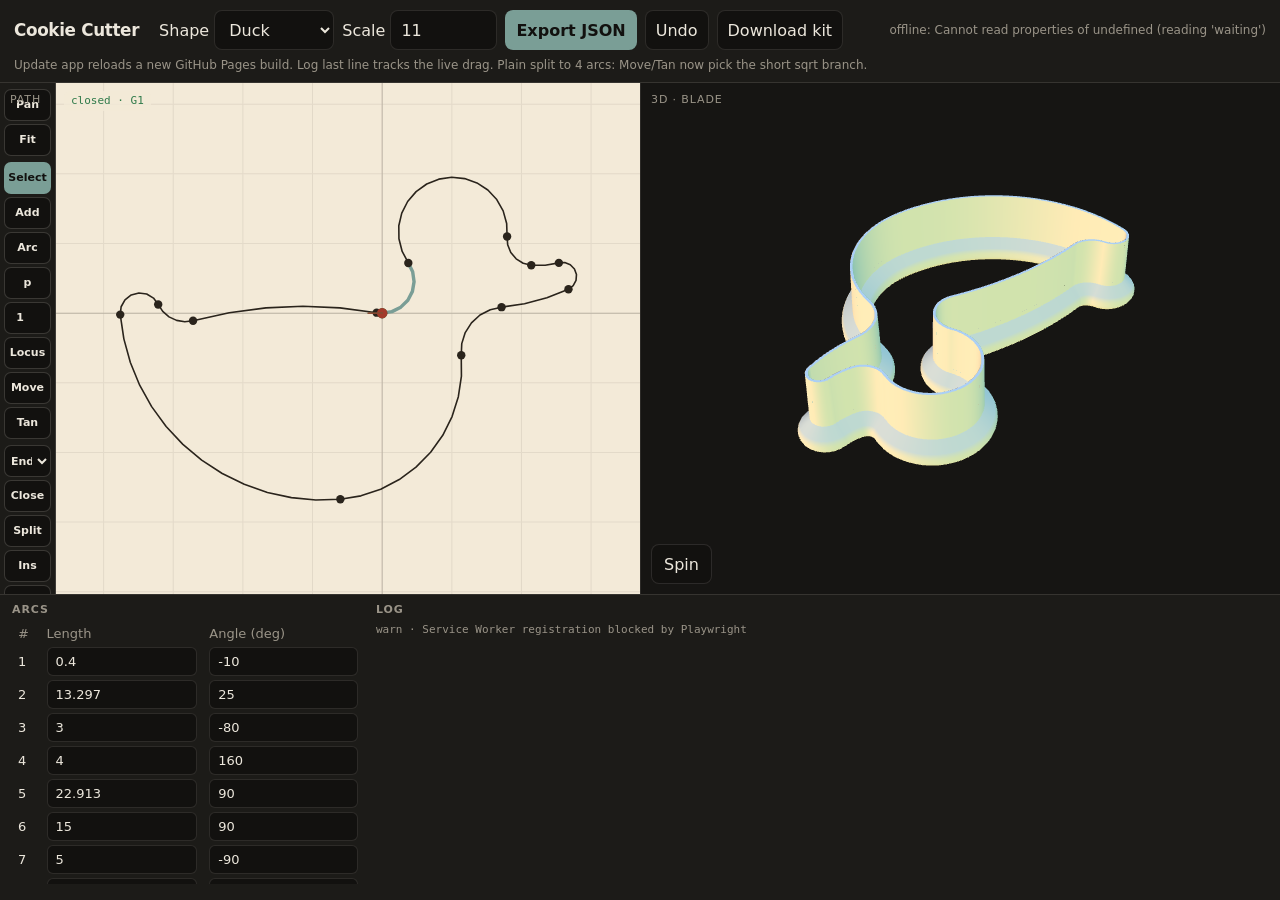
<file: cutter-es6/index.html>
<!DOCTYPE html>

<html lang="en">
<head>
<meta charset="utf-8"/>
<meta content="width=device-width, initial-scale=1, viewport-fit=cover, maximum-scale=1, user-scalable=no" name="viewport"/>
<meta content="yes" name="apple-mobile-web-app-capable"/>
<meta content="yes" name="mobile-web-app-capable"/>
<meta content="black-translucent" name="apple-mobile-web-app-status-bar-style"/>
<meta content="Cutter" name="apple-mobile-web-app-title"/>
<meta content="#12110f" name="theme-color"/>
<link href="./manifest.json" rel="manifest"/>
<link href="./icon-180.png" rel="apple-touch-icon"/>
<link href="./favicon.svg" rel="icon" type="image/svg+xml"/>
<title>Cookie Cutter</title>
<style>:root{--bg:#12110f;--surface:#1c1b18;--fg:#ece7dc;--muted:#9a9488;--primary:#7a9e96;--paper:#f3ead8;--ink:#2a241c;--border:color-mix(in oklab,#ece7dc 12%,transparent);--font:"IBM Plex Sans","Segoe UI",system-ui,sans-serif;}*{box-sizing:border-box;}
html,body{margin:0;height:100%;background:var(--bg);color:var(--fg);font-family:var(--font);-webkit-user-select:none;user-select:none;-webkit-touch-callout:none;touch-action:manipulation;}
input,textarea,select{-webkit-user-select:text;user-select:text;}
button:not(:disabled),[role="button"]:not(:disabled){cursor:pointer;}
button:disabled{opacity:0.4;cursor:default;}
#app{height:100%;display:grid;grid-template-rows:auto 1fr auto;min-height:100dvh;}
header{display:flex;flex-wrap:wrap;gap:8px;align-items:center;padding:10px 14px;border-bottom:1px solid var(--border);background:var(--surface);}
header h1{font-size:1.05rem;font-weight:600;margin:0 12px 0 0;letter-spacing:-0.02em;}
header select,header input,header button{background:var(--bg);color:var(--fg);border:1px solid var(--border);border-radius:8px;padding:8px 10px;font:inherit;min-height:40px;}
header button.primary{background:var(--primary);color:#12110f;border-color:transparent;font-weight:600;}.hint{width:100%;margin:0;font-size:12px;color:var(--muted);}
#sw-status{margin-left:auto;font-size:12px;color:var(--muted);}.stage{display:grid;grid-template-columns:1fr 1fr;min-height:0;}
@media(max-width:800px){.stage{grid-template-columns:1fr;grid-template-rows:1fr 1fr;}}.panel{position:relative;min-height:220px;}.panel+.panel{border-left:1px solid var(--border);}
canvas{width:100%;height:100%;display:block;}.stage>.panel:first-child.label{left:64px;}.label{position:absolute;top:10px;left:10px;z-index:2;font-size:11px;letter-spacing:0.08em;text-transform:uppercase;color:var(--muted);pointer-events:none;}.spin{position:absolute;bottom:10px;left:10px;z-index:2;background:color-mix(in oklab,var(--bg) 80%,transparent);color:var(--fg);border:1px solid var(--border);border-radius:8px;padding:8px 12px;min-height:40px;font:inherit;}
footer{border-top:1px solid var(--border);background:var(--surface);max-height:34vh;padding:8px 12px 16px;display:grid;grid-template-columns:minmax(14rem,22rem) 1fr;gap:12px;min-height:0;}
@media(max-width:700px){footer{grid-template-columns:1fr;}}.dock{min-height:0;overflow:auto;}.dock h2{margin:0 0 6px;font-size:11px;letter-spacing:0.08em;text-transform:uppercase;color:var(--muted);font-weight:600;}
#log{font:11px/1.4 ui-monospace,SFMono-Regular,Menlo,monospace;color:var(--muted);white-space:pre-wrap;}
#log.row{padding:2px 0;border-bottom:1px solid var(--border);}
#log.row.undo{color:#c4a574;}
#log.row.reject{color:#c47a6a;}
#log.row.edit{color:var(--fg);}
#log.row.live{color:#7a9e96;}
#log.row.err{color:#e07070;}
#log.row.warn{color:#c4a574;}
#updateApp{display:none;}
#updateApp.show{display:inline-block;background:var(--primary);color:#12110f;border-color:transparent;font-weight:600;}
table{width:100%;border-collapse:collapse;font-variant-numeric:tabular-nums;font-size:13px;}
th{text-align:left;color:var(--muted);font-weight:500;padding:4px 6px;}
td{padding:2px 6px;}
td input{width:100%;background:var(--bg);color:var(--fg);border:1px solid var(--border);border-radius:6px;padding:6px 8px;font:inherit;}
tr.sel td{background:color-mix(in oklab,var(--primary) 18%,transparent);}
</style>
</head>
<body>
<div id="app">
<header>
<h1>Cookie Cutter</h1>
<label>Shape
          <select id="shape"></select>
</label>
<label>Scale
          <input id="scale" max="40" min="1" step="0.5" type="number" value="11"/>
</label>
<button class="primary" id="exportJson" type="button">Export JSON</button>
<button id="undo" type="button">Undo</button>
<button id="kit" type="button">Download kit</button>
<button id="updateApp" type="button">Update app</button>
<span id="sw-status"></span>
<p class="hint">Update app reloads a new GitHub Pages build. Log last line tracks the live drag. Plain split to 4 arcs: Move/Tan now pick the short sqrt branch.</p>
</header>
<div class="stage">
<div class="panel">
<div class="label">Path</div>
<canvas id="edit"></canvas>
</div>
<div class="panel">
<div class="label">3D · Blade</div>
<canvas id="view"></canvas>
<button class="spin" id="spin" type="button">Spin</button>
</div>
</div>
<footer>
<div class="dock">
<h2>Arcs</h2>
<table>
<thead><tr><th>#</th><th>Length</th><th>Angle (deg)</th></tr></thead>
<tbody id="rows"></tbody>
</table>
</div>
<div class="dock">
<h2>Log</h2>
<div id="log"></div>
</div>
</footer>
</div>
<script type="text/javascript">(function(global){function TurtlePathLengthArea(TurtlePath,arcStartAngle=0){let totalLength=0;let totalArea=0;let firstMoment=[0,0];let arcStartPoint=[0,0];let arcEndAngle=0;for(let[arcLength,arcAngle] of TurtlePath){const halfArcAngle=arcAngle/2;const chordAngle=arcStartAngle+halfArcAngle;const cosChordAngle=Math.cos(chordAngle);const sinChordAngle=Math.sin(chordAngle);totalLength+=arcLength;let chordLength;if(arcAngle !==0){if(arcLength !==0){const radius=arcLength/arcAngle;const sinHalfArcAngle=Math.sin(halfArcAngle);chordLength=radius*sinHalfArcAngle*2;const arcSegmentArea=0.5*radius**2*(arcAngle-Math.sin(arcAngle));const y_a=(2/3)*(radius*sinHalfArcAngle)**3;totalArea+=arcSegmentArea;firstMoment[0]+=arcSegmentArea*(arcStartPoint[0]-radius*Math.sin(arcStartAngle))+y_a*sinChordAngle;firstMoment[1]+=arcSegmentArea*(arcStartPoint[1]+radius*Math.cos(arcStartAngle))-y_a*cosChordAngle;} else{chordLength=0;}} else{chordLength=arcLength;}
const arcEndPoint=[arcStartPoint[0]+chordLength*cosChordAngle,arcStartPoint[1]+chordLength*sinChordAngle,];arcEndAngle=arcStartAngle+arcAngle;const triangleArea=(arcStartPoint[0]*arcEndPoint[1]-arcEndPoint[0]*arcStartPoint[1])/2;totalArea+=triangleArea;firstMoment[0]+=(triangleArea*(arcStartPoint[0]+arcEndPoint[0]))/3;firstMoment[1]+=(triangleArea*(arcStartPoint[1]+arcEndPoint[1]))/3;arcStartPoint=arcEndPoint;arcStartAngle=arcEndAngle;}
const centroid=[firstMoment[0]/totalArea,firstMoment[1]/totalArea];return[totalLength,totalArea,arcStartPoint,arcEndAngle,centroid];}
function*Segments2Complex({p0_a0_segs=[[[0,0],[1,0],],[],],scale=1.0,tol=0.05,offs=0,loops=1,return_start=false,}={}){const[p0,a0]=p0_a0_segs[0];const Segs=p0_a0_segs[1];let a=a0.slice();let p=p0.slice();p[0]=p[0]-a[0]*offs;p[1]=p[1]-a[1]*offs;let L=0;if(return_start){yield{point:p.slice(),angle:a.slice(),length:L,segmentIndex:-1};}
let loopcount=0;while(loops===null||loops===Infinity||loopcount<loops){loopcount++;for(let X=0;X<Segs.length;X++){let[l,da]=Segs[X];l*=scale;if(da !==0){let r=l/da;r+=offs;let n;let v;if(r !==0){l=r*da;const dl=2*Math.sqrt(2*Math.abs(r)*tol);n=Math.max(Math.ceil((6*Math.abs(da))/(2*Math.PI)),Math.floor(l/dl)+1,);const dda2=[Math.cos((0.5*da)/n),Math.sin((0.5*da)/n)];v=[2*r*dda2[1]*dda2[0],2*r*dda2[1]*dda2[1]];v=[v[0]*a[0]-v[1]*a[1],v[0]*a[1]+v[1]*a[0]];} else{n=1;v=[0,0];}
const dda=[Math.cos(da/n),Math.sin(da/n)];for(let i=0;i<n;i++){L+=l/n;p[0]+=v[0];p[1]+=v[1];a=[a[0]*dda[0]-a[1]*dda[1],a[0]*dda[1]+a[1]*dda[0]];yield{point:p.slice(),angle:a.slice(),length:L,segmentIndex:X};v=[v[0]*dda[0]-v[1]*dda[1],v[0]*dda[1]+v[1]*dda[0]];}} else{L+=l;p[0]+=l*a[0];p[1]+=l*a[1];yield{point:p.slice(),angle:a.slice(),length:L,segmentIndex:X};}}
if(loops===1) break;}}
function plot_segments(ctx,{p0=[0,0],a0=[1,0],segs=[],scale=1.0,tol=0.05,offs=0,loops=1,return_start=true,}={},){const gen=Segments2Complex({p0_a0_segs:[[p0,a0],segs,],scale,tol,offs:0,loops,return_start,});ctx.beginPath();const first=gen.next();if(first.done) return;const{point,angle}=first.value;const[cos_ang,sin_ang]=angle;ctx.moveTo(point[0]-offs*sin_ang,point[1]+offs*cos_ang);for(const step of gen){const[c,s]=step.angle;ctx.lineTo(step.point[0]-offs*s,step.point[1]+offs*c);}
ctx.stroke();}
if(!("modules" in global)){global["modules"]={}}
global.modules["turtle-graphics.js"]={TurtlePathLengthArea,Segments2Complex,plot_segments};})(window);(function(global){let{Segments2Complex,TurtlePathLengthArea}=modules["turtle-graphics.js"];const DEG=Math.PI/180;function headingFromDeg(deg){const r=deg*DEG;return[Math.cos(r),Math.sin(r)];}
function segsToRadians(turtlePath){return turtlePath.map(([l,a])=>[Number(l),Number(a)*DEG]);}
function walkPath(outline,{scale=1,tol=0.05,returnStart=true}={}){const startPoint=outline.startPoint||[0,0];const startAngle=outline.startAngle??0;const a0=headingFromDeg(startAngle);const p0=[startPoint[0]*scale,startPoint[1]*scale];const segs=segsToRadians(outline.turtlePath||[]);return Array.from(Segments2Complex({p0_a0_segs:[[p0,a0],segs],scale,tol,loops:1,return_start:returnStart,}),);}
function outlineToEpath(outline,{scale=1,tol=0.05}={}){return walkPath(outline,{scale,tol,returnStart:false}).map(({point,angle})=>[point,angle,]);}
function pathStats(outline,{scale=1}={}){const segs=segsToRadians(outline.turtlePath||[]).map(([l,a])=>[l*scale,a]);const startAngle=(outline.startAngle??0)*DEG;const[length,area,end,endAngle,centroid]=TurtlePathLengthArea(segs,startAngle);const start=outline.startPoint||[0,0];const dx=end[0]-start[0]*scale;const dy=end[1]-start[1]*scale;const gap=Math.hypot(dx,dy);return{length,area,end,endAngle,centroid,gap,closed:gap<0.35*scale};}
function boundsOf(points){let minX=Infinity,minY=Infinity,maxX=-Infinity,maxY=-Infinity;for(const p of points){if(p[0]<minX) minX=p[0];if(p[1]<minY) minY=p[1];if(p[0]>maxX) maxX=p[0];if(p[1]>maxY) maxY=p[1];}
if(!isFinite(minX)) return{minX:-1,minY:-1,maxX:1,maxY:1,cx:0,cy:0,w:2,h:2};return{minX,minY,maxX,maxY,cx:(minX+maxX)/2,cy:(minY+maxY)/2,w:Math.max(maxX-minX,1e-6),h:Math.max(maxY-minY,1e-6),};}
function centerEpath(epath){const b=boundsOf(epath.map(([p])=>p));return epath.map(([p,a])=>[[p[0]-b.cx,p[1]-b.cy],a]);}
function fitArc(start,headingRad,end){const dx=end[0]-start[0];const dy=end[1]-start[1];const chord=Math.hypot(dx,dy);if(chord<1e-8) return{len:0,ang:0};const chordHdg=Math.atan2(dy,dx);let half=chordHdg-headingRad;while(half>Math.PI) half-=2*Math.PI;while(half<-Math.PI) half+=2*Math.PI;const ang=2*half;let len;if(Math.abs(ang)<1e-6){len=chord;} else{len=(ang*chord)/(2*Math.sin(ang/2));}
return{len,ang:ang/DEG};}
function serializeOutline(outline){return JSON.stringify({name:outline.name||"Custom",startPoint:outline.startPoint||[0,0],startAngle:outline.startAngle??0,turtlePath:outline.turtlePath,},null,2,);}
function parseOutline(text){const t=text.trim();if(t.startsWith("{")||t.startsWith("[")){const data=JSON.parse(t);if(Array.isArray(data)){return{name:"Custom",startPoint:[0,0],startAngle:0,turtlePath:data};}
const path=data.turtlePath||data.segs||data.segments;if(!path) throw new Error("JSON has no turtlePath");return{name:data.name||"Custom",startPoint:data.startPoint||[0,0],startAngle:data.startAngle??0,turtlePath:path.map((s)=>Array.isArray(s)?[Number(s[0]),Number(s[1])]:[Number(s.len),Number(s.ang)],),};}
const turtlePath=[];for(const line of t.split(/\r?\n/)){const clean=line.replace(/[\[\]]/g,"").trim();if(!clean) continue;const parts=clean.split(/[,\s]+/).map(Number).filter((n)=>!Number.isNaN(n));for(let i=0;i+1<parts.length;i+=2){turtlePath.push([parts[i],parts[i+1]]);}}
if(!turtlePath.length) throw new Error("No segments found");return{name:"Custom",startPoint:[0,0],startAngle:0,turtlePath};}
if(!("modules" in global)){global["modules"]={}}
global.modules["path-utils.js"]={DEG,headingFromDeg,segsToRadians,walkPath,outlineToEpath,pathStats,boundsOf,centerEpath,fitArc,serializeOutline,parseOutline};})(window);(function(global){let{DEG,fitArc}=modules["path-utils.js"];const G0_GAP=0.02;const G1_HEADING_RAD=(0.35*Math.PI)/180;function wrapPi(a){const t=a+Math.PI;return t-2*Math.PI*Math.floor(t/(2*Math.PI))-Math.PI;}
function sinc(x){return Math.abs(x)<1e-12?1:Math.sin(x)/x;}
function stepArc(point,heading,len,ang){const half=ang/2;const chord=Number(len)*sinc(half);const ch=heading+half;return{point:[point[0]+chord*Math.cos(ch),point[1]+chord*Math.sin(ch)],heading:heading+ang,};}
function walkExact(outline){let p=(outline.startPoint||[0,0]).slice();let h=(outline.startAngle??0)*DEG;const poses=[{point:p.slice(),heading:h,i:-1}];const segs=outline.turtlePath||[];for(let i=0;i<segs.length;i++){const[len,angDeg]=segs[i];const next=stepArc(p,h,Number(len),Number(angDeg)*DEG);p=next.point;h=next.heading;poses.push({point:p.slice(),heading:h,i});}
return poses;}
function poseBefore(outline,idx){const n=(outline.turtlePath||[]).length;const i=Math.max(0,Math.min(idx,n));const prefix={...outline,turtlePath:(outline.turtlePath||[]).slice(0,i),};const poses=walkExact(prefix);return poses[poses.length-1];}
function closureInfo(outline){const poses=walkExact(outline);const start=poses[0];const end=poses[poses.length-1];const dx=end.point[0]-start.point[0];const dy=end.point[1]-start.point[1];const gap=Math.hypot(dx,dy);const dHeading=wrapPi(end.heading-start.heading);const g0=gap<=G0_GAP;const g1=g0&&Math.abs(dHeading)<=G1_HEADING_RAD;return{startPoint:start.point,startHeading:start.heading,endPoint:end.point,endHeading:end.heading,gap,dHeading,dHeadingDeg:dHeading/DEG,g0,g1,n:(outline.turtlePath||[]).length,};}
function lengthsForTurns(A,alpha,B,d0,d1){const u0s=sinc(d0/2);const u1s=sinc(d1/2);const a0=alpha+d0/2;const a1=alpha+d0+d1/2;const u0x=u0s*Math.cos(a0);const u0y=u0s*Math.sin(a0);const u1x=u1s*Math.cos(a1);const u1y=u1s*Math.sin(a1);const det=u0x*u1y-u0y*u1x;if(!Number.isFinite(det)||Math.abs(det)<1e-14) return null;const dx=B[0]-A[0];const dy=B[1]-A[1];const L0=(dx*u1y-dy*u1x)/det;const L1=(u0x*dy-u0y*dx)/det;if(!Number.isFinite(L0)||!Number.isFinite(L1)) return null;return[L0,L1];}
function scoreBiarc(L0,d0,L1,d1,hint){const big=Math.abs(L0)+Math.abs(L1);if(big>1e6) return Infinity;let s=0;if(hint){const[hL0,hD0,hL1,hD1]=hint;s+=(L0-hL0)**2+(L1-hL1)**2;s+=4*(d0-hD0)**2+4*(d1-hD1)**2;} else{s+=Math.abs(L0)+Math.abs(L1);s+=0.35*(Math.abs(d0)+Math.abs(d1));}
if(L0<0) s+=2.5*Math.abs(L0);if(L1<0) s+=2.5*Math.abs(L1);return s;}
function consider(candidates,L0,d0,L1,d1,hint,extra=0){if(![L0,d0,L1,d1].every(Number.isFinite)) return;if(Math.abs(L0)+Math.abs(L1)>1e6) return;candidates.push({segs:[L0,d0,L1,d1],score:scoreBiarc(L0,d0,L1,d1,hint)+extra,});}
function headingErrForL0(A,alpha,B,beta,L0,d0){const mid=stepArc(A,alpha,L0,d0);const second=fitArc(mid.point,mid.heading,B);const d1=second.ang*DEG;return{err:wrapPi(mid.heading+d1-beta),L1:second.len,d1,mid,};}
function solveL0ForTurn(A,alpha,B,beta,d0,hint){const gap=Math.hypot(B[0]-A[0],B[1]-A[1]);const span=Math.max(gap*4,hint?Math.abs(hint[0])*3:1,2);let bestL=hint?hint[0]:span/4;let best=headingErrForL0(A,alpha,B,beta,bestL,d0);for(let i=0;i<=40;i++){const L0=-span+(2*span*i)/40;const cur=headingErrForL0(A,alpha,B,beta,L0,d0);if(Math.abs(cur.err)<Math.abs(best.err)){best=cur;bestL=L0;}}
for(let n=0;n<8;n++){const h=Math.max(1e-4,Math.abs(bestL)*1e-4);const f0=headingErrForL0(A,alpha,B,beta,bestL,d0).err;const fp=headingErrForL0(A,alpha,B,beta,bestL+h,d0).err;const deriv=(fp-f0)/h;if(Math.abs(deriv)<1e-10) break;bestL-=f0/deriv;if(!Number.isFinite(bestL)||Math.abs(bestL)>span*8) break;}
best=headingErrForL0(A,alpha,B,beta,bestL,d0);return{L0:bestL,...best};}
function leftNormal(heading){return[-Math.sin(heading),Math.cos(heading)];}
function signedAngle(ux,uy,vx,vy){return wrapPi(Math.atan2(vy,vx)-Math.atan2(uy,ux));}
function scanRadiusFamily(A,alpha,B,beta,hint,candidates){const n0=leftNormal(alpha);const n1=leftNormal(beta);const V=[B[0]-A[0],B[1]-A[1]];const gap=Math.hypot(V[0],V[1]);const scale=Math.max(gap,0.5);const radii=[];const addR=(r)=>{if(!Number.isFinite(r)||Math.abs(r)<1e-6) return;if(radii.some((x)=>Math.abs(x-r)<1e-4)) return;radii.push(r);};if(hint){if(Math.abs(hint[1])>1e-8) addR(hint[0]/hint[1]);if(Math.abs(hint[3])>1e-8) addR(hint[2]/hint[3]);}
for(let i=1;i<=16;i++){addR((i/4)*scale);addR((-i/4)*scale);}
for(const r0 of radii){const Wx=V[0]+r0*n0[0];const Wy=V[1]+r0*n0[1];const n1w=Wx*n1[0]+Wy*n1[1];const w2=Wx*Wx+Wy*Wy;for(const kind of[-1,1]){const denom=2*(kind*r0-n1w);if(Math.abs(denom)<1e-12) continue;const r1=(r0*r0-w2)/denom;if(!Number.isFinite(r1)||Math.abs(r1)<1e-6) continue;const C0=[A[0]+r0*n0[0],A[1]+r0*n0[1]];const C1=[B[0]+r1*n1[0],B[1]+r1*n1[1]];const d=Math.hypot(C1[0]-C0[0],C1[1]-C0[1]);const want=Math.abs(r0-kind*r1);if(Math.abs(d-want)>1e-3*Math.max(1,d)) continue;if(d<1e-10) continue;const dir=[(C1[0]-C0[0])/d,(C1[1]-C0[1])/d];for(const s of[1,-1]){const J=[C0[0]+s*Math.abs(r0)*dir[0],C0[1]+s*Math.abs(r0)*dir[1]];const d0=signedAngle(A[0]-C0[0],A[1]-C0[1],J[0]-C0[0],J[1]-C0[1]);const d1=signedAngle(J[0]-C1[0],J[1]-C1[1],B[0]-C1[0],B[1]-C1[1]);let a0=d0;let a1=d1;if(r0<0&&a0>1e-8) a0-=2*Math.PI;if(r0>0&&a0<-1e-8) a0+=2*Math.PI;if(r1<0&&a1>1e-8) a1-=2*Math.PI;if(r1>0&&a1<-1e-8) a1+=2*Math.PI;consider(candidates,r0*a0,a0,r1*a1,a1,hint,0);}}}}
function scanFitArcFamily(A,alpha,B,beta,hint,candidates){const d0s=[];const addD0=(v)=>{if(d0s.some((x)=>Math.abs(x-v)<1e-4)) return;d0s.push(v);};if(hint){for(let i=-16;i<=16;i++) addD0(hint[1]+i*0.1);}
for(let i=-18;i<=18;i++){if(i===0) continue;addD0((i*Math.PI)/9);}
for(const d0 of d0s){const sol=solveL0ForTurn(A,alpha,B,beta,d0,hint);if(Math.abs(sol.err)>0.015) continue;consider(candidates,sol.L0,d0,sol.L1,sol.d1,hint,Math.abs(sol.err)*8);}}
function fitBiarc(A,alpha,B,beta,hint){const Omega=wrapPi(beta-alpha);const totals=[];const addTotal=(t)=>{if(!totals.some((x)=>Math.abs(x-t)<1e-9)) totals.push(t);};if(hint){const hintTurn=hint[1]+hint[3];const kHint=Math.round((hintTurn-Omega)/(2*Math.PI));addTotal(Omega+2*Math.PI*kHint);}
for(const k of[0,1,-1,2,-2]) addTotal(Omega+2*Math.PI*k);const candidates=[];const push=(d0,total)=>{const d1=total-d0;const lens=lengthsForTurns(A,alpha,B,d0,d1);if(!lens) return;consider(candidates,lens[0],d0,lens[1],d1,hint,0.15*Math.abs(total));};for(const total of totals){if(hint){const center=hint[1];for(let i=-48;i<=48;i++) push(center+i*0.04,total);for(let k=-2;k<=2;k++) push(center+k*Math.PI,total);} else{for(let i=-60;i<=60;i++){if(i===0) continue;push(i*0.05,total);}
push(total/2,total);}}
scanRadiusFamily(A,alpha,B,beta,hint,candidates);scanFitArcFamily(A,alpha,B,beta,hint,candidates);const verified=[];for(const c of candidates){const[L0,d0,L1,d1]=c.segs;const mid=stepArc(A,alpha,L0,d0);const end=stepArc(mid.point,mid.heading,L1,d1);const g=Math.hypot(end.point[0]-B[0],end.point[1]-B[1]);const h=Math.abs(wrapPi(end.heading-beta));if(g>G0_GAP||h>G1_HEADING_RAD) continue;verified.push({...c,score:c.score+g*20+h*40});}
if(!verified.length) return null;verified.sort((a,b)=>a.score-b.score);const best=verified[0].segs;return{segsRad:best,segsDeg:[[roundN(best[0],5),roundN(best[1]/DEG,4)],[roundN(best[2],5),roundN(best[3]/DEG,4)],],};}
function chainNet(segsDeg){let p=[0,0];let h=0;for(const[len,angDeg] of segsDeg){const next=stepArc(p,h,Number(len),Number(angDeg)*DEG);p=next.point;h=next.heading;}
return{disp:p,turn:h};}
function lengthsForEndArcs(theta0,net,d0,dL){const th1=theta0+d0;const th2=th1+net.turn;const u0s=sinc(d0/2);const uLs=sinc(dL/2);const a0=theta0+d0/2;const aL=th2+dL/2;const u0x=u0s*Math.cos(a0);const u0y=u0s*Math.sin(a0);const uLx=uLs*Math.cos(aL);const uLy=uLs*Math.sin(aL);const det=u0x*uLy-u0y*uLx;if(!Number.isFinite(det)||Math.abs(det)<1e-14) return null;const mx=net.disp[0]*Math.cos(th1)-net.disp[1]*Math.sin(th1);const my=net.disp[0]*Math.sin(th1)+net.disp[1]*Math.cos(th1);const rx=-mx;const ry=-my;const s0=(rx*uLy-ry*uLx)/det;const sL=(u0x*ry-u0y*rx)/det;if(!Number.isFinite(s0)||!Number.isFinite(sL)) return null;return[s0,sL];}
function fitEndArcs(theta0,net,hint){const Omega=wrapPi(-(net.turn));const totals=[];const addTotal=(t)=>{if(!totals.some((x)=>Math.abs(x-t)<1e-9)) totals.push(t);};if(hint){const hintTurn=hint[1]+hint[3];addTotal(hintTurn);const kHint=Math.round((hintTurn-Omega)/(2*Math.PI));addTotal(Omega+2*Math.PI*kHint);}
for(const k of[0,1,-1,2,-2]) addTotal(Omega+2*Math.PI*k);const candidates=[];const push=(d0,total)=>{const dL=total-d0;const lens=lengthsForEndArcs(theta0,net,d0,dL);if(!lens) return;consider(candidates,lens[0],d0,lens[1],dL,hint,0.12*Math.abs(total));};for(const total of totals){if(hint){const center=hint[1];for(let i=-48;i<=48;i++) push(center+i*0.04,total);for(let k=-2;k<=2;k++) push(center+k*Math.PI,total);} else{for(let i=-60;i<=60;i++){if(i===0) continue;push(i*0.05,total);}
push(total/2,total);}}
const verified=[];for(const c of candidates){const[s0,d0,sL,dL]=c.segs;const first=stepArc([0,0],theta0,s0,d0);const midX=net.disp[0]*Math.cos(first.heading)-net.disp[1]*Math.sin(first.heading);const midY=net.disp[0]*Math.sin(first.heading)+net.disp[1]*Math.cos(first.heading);const p2=[first.point[0]+midX,first.point[1]+midY];const th2=first.heading+net.turn;const end=stepArc(p2,th2,sL,dL);const g=Math.hypot(end.point[0],end.point[1]);const h=Math.abs(wrapPi(end.heading-theta0));if(g>G0_GAP||h>G1_HEADING_RAD) continue;verified.push({...c,score:c.score+g*20+h*40});}
if(!verified.length) return null;verified.sort((a,b)=>a.score-b.score);const best=verified[0].segs;return{segsRad:best,segsDeg:[[roundN(best[0],5),roundN(best[1]/DEG,4)],[roundN(best[2],5),roundN(best[3]/DEG,4)],],};}
function closeG0(outline){const segs=(outline.turtlePath||[]).map((s)=>[Number(s[0]),Number(s[1])]);if(!segs.length) return cloneOutline(outline);const start=poseBefore(outline,0);const pre=poseBefore(outline,segs.length-1);const fitted=fitArc(pre.point,pre.heading,start.point);segs[segs.length-1]=[roundN(fitted.len,5),roundN(fitted.ang,4)];return{...cloneOutline(outline),turtlePath:segs};}
function closeEnds(outline){const src=cloneOutline(outline);if(closureInfo(src).g1) return src;const segs=src.turtlePath.map((s)=>[Number(s[0]),Number(s[1])]);if(segs.length<2) return closeG1(src,{mode:"append"});const start=poseBefore(src,0);const net=chainNet(segs.slice(1,-1));const a=segs[0];const b=segs[segs.length-1];const hint=[a[0],a[1]*DEG,b[0],b[1]*DEG];const fitted=fitEndArcs(start.heading,net,hint);if(!fitted) return src;segs[0]=fitted.segsDeg[0];segs[segs.length-1]=fitted.segsDeg[1];return{...src,turtlePath:segs};}
function closeG1(outline,{mode="adjust"}={}){const src=cloneOutline(outline);const info=closureInfo(src);if(info.g1) return src;const segs=src.turtlePath.map((s)=>[Number(s[0]),Number(s[1])]);const target=poseBefore(src,0);if(mode==="append"||segs.length<2){if(!segs.length) return src;const end=poseBefore(src,segs.length);const fitted=fitBiarc(end.point,end.heading,target.point,target.heading,null);if(!fitted) return src;return{...src,turtlePath:segs.concat(fitted.segsDeg)};}
const pre=poseBefore(src,segs.length-2);const a=segs[segs.length-2];const b=segs[segs.length-1];const hint=[a[0],a[1]*DEG,b[0],b[1]*DEG];const fitted=fitBiarc(pre.point,pre.heading,target.point,target.heading,hint);if(!fitted) return src;segs[segs.length-2]=fitted.segsDeg[0];segs[segs.length-1]=fitted.segsDeg[1];return{...src,turtlePath:segs};}
function solveIll(AT_A,ATb,lam){const n=ATb.length;const M=AT_A.map((row,i)=>row.map((v,j)=>v+(i===j?lam:0)));const x=ATb.slice();for(let k=0;k<n;k++){let piv=k;for(let i=k+1;i<n;i++) if(Math.abs(M[i][k])>Math.abs(M[piv][k])) piv=i;if(Math.abs(M[piv][k])<1e-14) return null;if(piv !==k){[M[k],M[piv]]=[M[piv],M[k]];[x[k],x[piv]]=[x[piv],x[k]];}
const diag=M[k][k];for(let j=k;j<n;j++) M[k][j]/=diag;x[k]/=diag;for(let i=0;i<n;i++){if(i===k) continue;const f=M[i][k];for(let j=k;j<n;j++) M[i][j]-=f*M[k][j];x[i]-=f*x[k];}}
return x;}
function closeSpread(outline,{keepTotalLength=true}={}){const src=cloneOutline(outline);if(closureInfo(src).g1) return src;const segs=src.turtlePath.map((s)=>[Number(s[0]),Number(s[1])*DEG]);if(segs.length<2) return src;const start=poseBefore(src,0);const bendable=[];const stretchable=[];for(let i=0;i<segs.length;i++){if(Math.abs(segs[i][1])>1e-12) bendable.push(i);if(Math.abs(segs[i][0])>1e-12) stretchable.push(i);}
if(!bendable.length||stretchable.length<2) return src;const angSum=segs.reduce((s,seg)=>s+seg[1],0);const mismatch=wrapPi(angSum-start.heading+start.heading);const headErr=wrapPi(angSum);const share=headErr/bendable.length;for(const i of bendable) segs[i][1]-=share;const n=segs.length;const headings=new Array(n+1);headings[0]=start.heading;for(let i=0;i<n;i++) headings[i+1]=headings[i]+segs[i][1];const vi=segs.map((seg,i)=>{const chord=seg[0]*sinc(seg[1]/2);const h=headings[i]+seg[1]/2;return[chord*Math.cos(h),chord*Math.sin(h)];});let px=0;let py=0;for(const v of vi){px+=v[0];py+=v[1];}
const bx=px-0;const by=py-0;const m=stretchable.length;const cols=keepTotalLength?m:m;const rows=keepTotalLength?3:2;const A=Array.from({length:rows},()=>Array(m).fill(0));const b=keepTotalLength?[bx,by,0]:[bx,by];let origLen=0;stretchable.forEach((si,j)=>{A[0][j]=vi[si][0];A[1][j]=vi[si][1];origLen+=segs[si][0];if(keepTotalLength) A[2][j]=segs[si][0];});const ATA=Array.from({length:m},()=>Array(m).fill(0));const ATb=Array(m).fill(0);for(let i=0;i<m;i++){for(let j=0;j<m;j++){let s=0;for(let r=0;r<rows;r++) s+=A[r][i]*A[r][j];ATA[i][j]=s;}
let t=0;for(let r=0;r<rows;r++) t+=A[r][i]*b[r];ATb[i]=t;}
const a=solveIll(ATA,ATb,1e-6);if(!a) return src;stretchable.forEach((si,j)=>{segs[si][0]*=1-a[j];});return{...src,turtlePath:segs.map(([len,ang])=>[roundN(len,5),roundN(ang/DEG,4)]),};}
const CLOSE_MODES=["ends","last-two","append","spread","corner"];function closePath(outline,opts={}){const n=(outline.turtlePath||[]).length;if(n<=0) return cloneOutline(outline);const mode=opts.mode||"ends";if(opts.smooth===false||opts.g1===false||mode==="corner") return closeG0(outline);if(mode==="append") return closeG1(outline,{mode:"append"});if(mode==="last-two"||mode==="adjust"||mode==="tail") return closeG1(outline,{mode:"adjust"});if(mode==="spread"||mode==="snap") return closeSpread(outline,opts);return closeEnds(outline);}
function cloneOutline(o={}){return{name:o.name||"Custom",startPoint:(o.startPoint||[0,0]).slice(),startAngle:o.startAngle??0,turtlePath:(o.turtlePath||[]).map((s)=>[Number(s[0]),Number(s[1])]),};}
function roundN(v,n){const f=10**n;return Math.round(v*f)/f;}
if(!("modules" in global)){global["modules"]={}}
global.modules["close-path.js"]={G0_GAP,G1_HEADING_RAD,wrapPi,sinc,stepArc,walkExact,poseBefore,closureInfo,lengthsForTurns,fitBiarc,chainNet,lengthsForEndArcs,fitEndArcs,closeG0,closeEnds,closeG1,closeSpread,CLOSE_MODES,closePath};})(window);(function(global){let{DEG}=modules["path-utils.js"];let{poseBefore,stepArc,wrapPi}=modules["close-path.js"];const τ=Math.PI*2;const inf=Infinity;const C=(x,y=0)=>({x,y});const add=(a,b)=>C(a.x+b.x,a.y+b.y);const sub=(a,b)=>C(a.x-b.x,a.y-b.y);const mul=(a,b)=>C(a.x*b.x-a.y*b.y,a.x*b.y+a.y*b.x);const div=(a,b)=>{const d=b.x*b.x+b.y*b.y;return C((a.x*b.x+a.y*b.y)/d,(a.y*b.x-a.x*b.y)/d);};const conj=(a)=>C(a.x,-a.y);const abs=(a)=>Math.hypot(a.x,a.y);const arg=(a)=>Math.atan2(a.y,a.x);const fromPolar=(r,θ)=>C(r*Math.cos(θ),r*Math.sin(θ));const unit=(a)=>{const r=abs(a);return r<1e-16?C(1,0):C(a.x/r,a.y/r);};const isInf=(a)=>!Number.isFinite(a.x)||!Number.isFinite(a.y);function mt(z,a,b,c,d){const den=add(mul(c,z),d);if(abs(den)<1e-16) return C(inf,inf);return div(add(mul(a,z),b),den);}
function mti(z,a,b,c,d){return mt(z,C(-d.x,-d.y),b,c,C(-a.x,-a.y));}
function dmt(z,a,b,c,d){const den=add(mul(c,z),d);const det=sub(mul(a,d),mul(b,c));if(abs(den)<1e-16) return C(inf,inf);return div(det,mul(den,den));}
function dmti(z,a,b,c,d){return dmt(z,C(-d.x,-d.y),b,c,C(-a.x,-a.y));}
function mm(A,B){const[a,b,c,d]=A;const[e,f,g,h]=B;return[add(mul(a,e),mul(b,g)),add(mul(a,f),mul(b,h)),add(mul(c,e),mul(d,g)),add(mul(c,f),mul(d,h))];}
function arcFromChord(P0,T0,P1){const ch=sub(P1,P0);const Lch=abs(ch);if(Lch<1e-12) return{s:0,Δθ:0};const ph=unit(div(ch,T0));const α=arg(ph);if(Math.PI-Math.abs(α)<1e-6) return{s:-Lch,Δθ:0};const s=Math.abs(ph.y)<1e-16?Lch:Lch*(α/ph.y);return{s,Δθ:2*α};}
function sqrtC(z,branch=0){const r=abs(z);const θ=arg(z)/2+branch*Math.PI;return fromPolar(Math.sqrt(r),θ);}
function scorePair(a0,a1,hint){if(hint){const d0=hint.d0??0;const d1=hint.d1??0;const s0=hint.s0??0;const s1=hint.s1??0;return(a0.Δθ-d0)**2+(a1.Δθ-d1)**2+0.04*((a0.s-s0)**2+(a1.s-s1)**2);}
return Math.abs(a0.Δθ)+Math.abs(a1.Δθ)+0.02*(Math.abs(a0.s)+Math.abs(a1.s));}
function computeBiarcBranch(P0,T0,P1,T1,{p=null,P=null}={},branch=0){const m=[C(2),C(-(P0.x+P1.x),-(P0.y+P1.y)),C(0),sub(P1,P0)];const phl=unit(sqrtC(mul(T1,conj(T0)),branch));const ml=[add(phl,C(1)),sub(phl,C(1)),sub(phl,C(1)),add(phl,C(1))];const mn=mm(ml,m);const[a,b,c,d]=mn;const phj=mul(T0,dmt(P0,a,b,c,d));let p̂=p==null?1:p;if(P){const pn=mt(P,a,b,c,d);if(pn.y>0){const w=div(add(pn,C(1)),add(C(-pn.x,-pn.y),C(1)));p̂=w.x+(Math.abs(phj.y)<1e-14?0:(w.y/phj.y)*phj.x);} else{const w=div(sub(pn,C(1)),add(pn,C(1)));const u=w.x+(Math.abs(phj.y)<1e-14?0:(w.y/phj.y)*phj.x);p̂=Math.abs(u)<1e-14?inf:-1/u;}}
if(!Number.isFinite(p̂)) p̂=1e6;if(Math.abs(p̂)<1e-4) p̂=p̂<0?-1e-4:1e-4;if(Math.abs(p̂+1)<1e-4) p̂=p̂<-1?-1.0001:-0.9999;const xj=C((p̂-1)/(p̂+1));const Pm=mti(xj,a,b,c,d);let Tm=mul(conj(phj),dmti(xj,a,b,c,d));Tm=unit(Tm);let Tl=dmti(xj,a,b,c,d);Tl=unit(Tl);const Popp=abs(xj)<1e-16?C(inf,inf):mti(C(-1/xj.x,0),a,b,c,d);return{Pm,Tm,Tl,Popp,p:p̂,branch};}
function computeBiarc(P0,T0,P1,T1,opts={}){const{hint=null}=opts;let best=null;let bestScore=Infinity;for(const br of[0,1]){let cand;try{cand=computeBiarcBranch(P0,T0,P1,T1,opts,br);} catch(_){continue;}
if(!cand||isInf(cand.Pm)||abs(cand.Tm)<1e-12) continue;const a0=arcFromChord(P0,T0,cand.Pm);const a1=arcFromChord(cand.Pm,cand.Tm,P1);if(![a0.s,a0.Δθ,a1.s,a1.Δθ].every(Number.isFinite)) continue;const score=scorePair(a0,a1,hint);if(score<bestScore){best={...cand,a0,a1};bestScore=score;}}
return best||computeBiarcBranch(P0,T0,P1,T1,opts,0);}
function xy(p){return C(p[0],p[1]);}
function arr(z){return[z.x,z.y];}
function Tθ(θ){return fromPolar(1,θ);}
function pairIdx(j,n){if(n<2) return null;if(j===0||j===n) return[n-1,0];return[j-1,j];}
function quadIdx(j,n){if(n<4) return null;const i=j===n?0:((j%n)+n)%n;const m=(k)=>((k%n)+n)%n;return[m(i-2),m(i-1),i,m(i+1)];}
function poseToCT(pose){return{P:xy(pose.point),T:Tθ(pose.heading),θ:pose.heading};}
function writePair(src,i0,i1,a0,a1){const segs=src.turtlePath.map((s)=>[s[0],s[1]]);segs[i0]=[round5(a0.s),round4(a0.Δθ/DEG)];segs[i1]=[round5(a1.s),round4(a1.Δθ/DEG)];const out={...src,turtlePath:segs};if(i1===0){const pre=poseBefore(src,i0);const end=stepArc(pre.point,pre.heading,a0.s,a0.Δθ);out.startPoint=end.point.slice();out.startAngle=wrapPi(end.heading)/DEG;}
return out;}
function applyBiarc(outline,j,opts={}){const n=(outline.turtlePath||[]).length;const idx=pairIdx(j,n);if(!idx) return outline;const[i0,i1]=idx;const A=poseToCT(poseBefore(outline,i0));const B=poseToCT(poseBefore(outline,i1+1));const segs=outline.turtlePath;const hint={s0:Number(segs[i0][0]),d0:Number(segs[i0][1])*DEG,s1:Number(segs[i1][0]),d1:Number(segs[i1][1])*DEG,};const{Pm,Tm,p}=computeBiarc(A.P,A.T,B.P,B.T,{...opts,hint});if(isInf(Pm)||abs(Tm)<1e-12) return outline;const a0=arcFromChord(A.P,A.T,Pm);const a1=arcFromChord(Pm,Tm,B.P);const next=writePair(outline,i0,i1,a0,a1);next._biarc={p,Pm:arr(Pm),Tm:arr(Tm),j,i0,i1};return next;}
function applyVertex(outline,j,P,θ,pL,pR){const n=(outline.turtlePath||[]).length;const q=quadIdx(j,n);if(!q) return outline;const[a,b,c,d]=q;const T=Tθ(θ);const Pm=xy(P);const A=poseToCT(poseBefore(outline,a));const endI=d+1>n?n:d+1;const B=poseToCT(poseBefore(outline,endI));const segs=outline.turtlePath;const hintL={s0:Number(segs[a][0]),d0:Number(segs[a][1])*DEG,s1:Number(segs[b][0]),d1:Number(segs[b][1])*DEG,};const hintR={s0:Number(segs[c][0]),d0:Number(segs[c][1])*DEG,s1:Number(segs[d][0]),d1:Number(segs[d][1])*DEG,};const left=computeBiarc(A.P,A.T,Pm,T,{p:pL??1,hint:hintL});const right=computeBiarc(Pm,T,B.P,B.T,{p:pR??1,hint:hintR});if(isInf(left.Pm)||isInf(right.Pm)||abs(left.Tm)<1e-12||abs(right.Tm)<1e-12){return outline;}
const a0=arcFromChord(A.P,A.T,left.Pm);const a1=arcFromChord(left.Pm,left.Tm,Pm);const b0=arcFromChord(Pm,T,right.Pm);const b1=arcFromChord(right.Pm,right.Tm,B.P);let out=writePair(outline,a,b,a0,a1);out=writePair(out,c,d,b0,b1);if(j===0||j===n){out.startPoint=P.slice();out.startAngle=θ/DEG;}
out._biarc={pL:left.p,pR:right.p,P,θ,j};return out;}
function spanLength(outline,idx){const segs=outline.turtlePath||[];let s=0;for(const i of idx||[]){if(segs[i]) s+=Math.abs(Number(segs[i][0]));}
return s;}
function saneP(p){if(!Number.isFinite(p)||Math.abs(p)>1e5) return 1;if(Math.abs(p)<2e-3||Math.abs(p+1)<2e-3) return 1;return p;}
function spanCollapsed(before,after,idx){if(!after?.turtlePath) return true;const segs=after.turtlePath;const prev=before?.turtlePath||[];for(const i of idx||[]){const row=segs[i];if(!row||!Number.isFinite(row[0])||!Number.isFinite(row[1])) return true;const d1=Number(row[1])*DEG;const d0=prev[i]?Number(prev[i][1])*DEG:0;if(Math.abs(d1)>Math.PI*1.4&&Math.abs(d0)<Math.PI*0.85) return true;}
const L0=spanLength(before,idx);const L1=spanLength(after,idx);if(L0>1e-4&&L1<L0*0.08) return true;if(L1>Math.max(L0,1)*3.5) return true;return false;}
function applyVertexStable(outline,j,P,θ,pL,pR){const n=(outline.turtlePath||[]).length;const q=quadIdx(j,n);if(!q) return outline;const aKeep=saneP(pL??1);const bKeep=saneP(pR??1);const tries=[[aKeep,bKeep],[1,bKeep],[aKeep,1],[1,1],];let best=outline;let bestD=Infinity;for(const[a,b] of tries){const next=applyVertex(outline,j,P,θ,a,b);if(next===outline||spanCollapsed(outline,next,q)) continue;const jp=jointPose(next,j===n?0:j);const dP=Math.hypot(jp.point[0]-P[0],jp.point[1]-P[1]);const L0=Math.max(spanLength(outline,q),1e-6);const L1=spanLength(next,q);const d=dP+0.25*Math.abs(L1-L0);if(d<bestD){best=next;bestD=d;}}
return best;}
function cloneOutline(o={}){return{name:o.name||"Custom",startPoint:(o.startPoint||[0,0]).slice(),startAngle:o.startAngle??0,turtlePath:(o.turtlePath||[]).map((s)=>[Number(s[0]),Number(s[1])]),};}
function extractSpan(outline,indices){const n=(outline.turtlePath||[]).length;if(!indices?.length||!n) return null;const start=poseBefore(outline,indices[0]);const last=indices[indices.length-1];const end=poseBefore(outline,last+1>n?n:last+1);return{name:"span",startPoint:start.point.slice(),startAngle:start.heading/DEG,turtlePath:indices.map((i)=>{const s=outline.turtlePath[i];return[Number(s[0]),Number(s[1])];}),indices:indices.slice(),endPoint:end.point.slice(),endAngle:end.heading/DEG,};}
function commitSpan(parent,snippet){if(!snippet?.indices) return parent;const out=cloneOutline(parent);snippet.indices.forEach((pi,k)=>{const row=snippet.turtlePath[k];if(row) out.turtlePath[pi]=[Number(row[0]),Number(row[1])];});const slot0=snippet.indices.indexOf(0);if(slot0===0){out.startPoint=snippet.startPoint.slice();out.startAngle=snippet.startAngle;} else if(slot0>0){const pre={startPoint:snippet.startPoint.slice(),startAngle:snippet.startAngle,turtlePath:snippet.turtlePath.slice(0,slot0),};const pose=poseBefore(pre,slot0);out.startPoint=pose.point.slice();out.startAngle=wrapPi(pose.heading)/DEG;}
if(snippet._biarc) out._biarc=snippet._biarc;return out;}
function jointPose(outline,j){const n=(outline.turtlePath||[]).length;if(j<=0||j>=n) return poseBefore(outline,0);return poseBefore(outline,j);}
function recoverP(outline,j){const n=(outline.turtlePath||[]).length;const idx=pairIdx(j,n);if(!idx) return 1;const[i0,i1]=idx;const A=poseToCT(poseBefore(outline,i0));const B=poseToCT(poseBefore(outline,i1+1));const Pm=xy(jointPose(outline,j===n?0:j).point);const segs=outline.turtlePath;const hint={s0:Number(segs[i0][0]),d0:Number(segs[i0][1])*DEG,s1:Number(segs[i1][0]),d1:Number(segs[i1][1])*DEG,};const{p}=computeBiarc(A.P,A.T,B.P,B.T,{P:Pm,hint});return p;}
function pairPoses(outline,j){const n=(outline.turtlePath||[]).length;const idx=pairIdx(j,n);if(!idx) return null;const[i0,i1]=idx;return{i0,i1,A:poseToCT(poseBefore(outline,i0)),B:poseToCT(poseBefore(outline,i1+1)),J:poseToCT(jointPose(outline,j===n?0:j)),};}
function locusCircle(outline,j){const pr=pairPoses(outline,j);if(!pr) return null;const{Pm,Tl,Popp}=computeBiarc(pr.A.P,pr.A.T,pr.B.P,pr.B.T,{p:1});if(isInf(Popp)) return{c:null,r:inf,Pm,Popp,Tl,...pr};const nrm=C(-Tl.y,Tl.x);const v=sub(Pm,Popp);const vn=v.x*nrm.x+v.y*nrm.y;if(Math.abs(vn)<1e-12) return{c:null,r:inf,Pm,Popp,Tl,...pr};const ρ=-(v.x*v.x+v.y*v.y)/(2*vn);return{c:add(Pm,C(nrm.x*ρ,nrm.y*ρ)),r:Math.abs(ρ),Pm,Popp,Tl,...pr};}
function projectToCircle(c,r,P){const v=sub(P,c);const L=abs(v);if(L<1e-12) return add(c,C(r,0));return add(c,C((v.x/L)*r,(v.y/L)*r));}
function splitSeg(outline,i){const segs=(outline.turtlePath||[]).map((s)=>[Number(s[0]),Number(s[1])]);if(i<0||i>=segs.length) return outline;const[s,Δ]=segs[i];segs.splice(i,1,[s/2,Δ/2],[s/2,Δ/2]);return{...outline,turtlePath:segs};}
function round5(v){return Math.round(v*1e5)/1e5;}
function round4(v){return Math.round(v*1e4)/1e4;}
if(!("modules" in global)){global["modules"]={}}
global.modules["biarc.js"]={arcFromChord,computeBiarc,xy,arr,Tθ,pairIdx,quadIdx,applyBiarc,applyVertex,spanLength,saneP,spanCollapsed,applyVertexStable,cloneOutline,extractSpan,commitSpan,jointPose,recoverP,pairPoses,locusCircle,projectToCircle,splitSeg};})(window);(function(global){let{walkPath,boundsOf,fitArc,DEG}=modules["path-utils.js"];let{closePath,closureInfo,CLOSE_MODES}=modules["close-path.js"];let{applyBiarc,applyVertexStable,recoverP,splitSeg,pairIdx,quadIdx,jointPose,locusCircle,projectToCircle,extractSpan,commitSpan,cloneOutline,spanCollapsed,arr,xy,}=modules["biarc.js"];const EDITOR_TOOLS=["select","add","pan","arc","p","locus","move","tan"];const TOOL_ALIAS={vertex:"move"};const SPAN2=new Set(["p","locus"]);const SPAN4=new Set(["move","tan"]);const JOINT_LOCK=new Set(["p","locus","move","tan"]);const HIT_PX=26;const ADD_PX=22;const SLOP_PX=10;const STEM_PX=24;class CurveEditor{constructor(canvas,opts={}){this.canvas=canvas;this.ctx=canvas.getContext("2d");this.onChange=opts.onChange||(()=>{});this.onSelect=opts.onSelect||(()=>{});this.outline=normalizeOutline(opts.outline);const n=this.outline.turtlePath.length;this.editIdx=opts.editIdx??(n?n-1:-1);this.view={cx:0,cy:0,scale:12};this._drag=null;this._pointers=new Map();this._pinch=null;this._raf=0;this._ro=null;this._moved=false;this.tool=opts.tool||"select";this.onTool=opts.onTool||(()=>{});this.closeMode=CLOSE_MODES.includes(opts.closeMode)?opts.closeMode:"ends";const n0=this.outline.turtlePath.length;this.joint=n0;this.pVal=1;this._base=null;this._span=null;this.onLog=opts.onLog||(()=>{});this._hist=[{t:Date.now(),kind:"load",summary:"load",outline:this.getOutline()}];this._histAt=0;this._notes=[];this._onPtrDown=this._onPtrDown.bind(this);this._onPtrMove=this._onPtrMove.bind(this);this._onPtrUp=this._onPtrUp.bind(this);this._onWheel=this._onWheel.bind(this);canvas.style.touchAction="none";this._onTouchGuard=(ev)=>ev.preventDefault();canvas.addEventListener("touchstart",this._onTouchGuard,{passive:false});canvas.addEventListener("gesturestart",this._onTouchGuard,{passive:false});canvas.addEventListener("pointerdown",this._onPtrDown);canvas.addEventListener("pointermove",this._onPtrMove);canvas.addEventListener("pointerup",this._onPtrUp);canvas.addEventListener("pointercancel",this._onPtrUp);canvas.addEventListener("wheel",this._onWheel,{passive:false});if(typeof ResizeObserver !=="undefined"){this._ro=new ResizeObserver(()=>this.redraw());this._ro.observe(canvas);}
this._mountTools();this.fit();this.redraw();}
setTool(name){const raw=TOOL_ALIAS[name]||name;const tool=EDITOR_TOOLS.includes(raw)?raw:"select";if(this.tool===tool){this._syncToolButtons();return this.tool;}
this.tool=tool;this._syncToolButtons();this.onTool(this.tool);this.redraw();return this.tool;}
getTool(){return this.tool;}
setCloseMode(mode){const next=CLOSE_MODES.includes(mode)?mode:"ends";this.closeMode=next;const sel=this._tools?.querySelector("[data-close-mode]");if(sel) sel.value=next;return this.closeMode;}
splitSegment(at){const n=this.outline.turtlePath.length;const i=at==null?(this.editIdx>=0?this.editIdx:n-1):at;const next=splitSeg(this.outline,i);this.outline=next;this.editIdx=i;this.joint=i+1;this.redraw();this.onSelect(this.editIdx);this._commit("split");return this.editIdx;}
closePath(opts={}){const mode=opts.mode||this.closeMode||"ends";const next=closePath(this.outline,{smooth:opts.smooth !==false,mode});this.outline=next;const n=this.outline.turtlePath.length;this.editIdx=n?n-1:-1;this.redraw();this.onSelect(this.editIdx);this._commit(`close ${mode}`);return closureInfo(this.outline);}
closureInfo(){return closureInfo(this.outline);}
setOutline(outline,{fit=false,keepSelection=true,commit=false}={}){this.outline=normalizeOutline(outline);const n=this.outline.turtlePath.length;if(!keepSelection||this.editIdx>=n) this.editIdx=n?n-1:-1;if(fit) this.fit();this.redraw();if(commit) this._commit(typeof commit==="string"?commit:"set",{reset:commit==="load"});}
setSelected(idx){const n=this.outline.turtlePath.length;this.editIdx=n===0?-1:Math.max(-1,Math.min(idx,n-1));if(this.editIdx>=0) this.joint=this.editIdx+1;this.redraw();this.onSelect(this.editIdx);}
span(){const n=this.outline.turtlePath.length;if(n<=0||this.editIdx<0) return[];if(SPAN4.has(this.tool)) return quadIdx(this.joint,n)||[this.editIdx];if(SPAN2.has(this.tool)) return pairIdx(this.joint,n)||[this.editIdx];return[this.editIdx];}
getSelected(){return this.editIdx;}
getOutline(){return{name:this.outline.name,startPoint:this.outline.startPoint.slice(),startAngle:this.outline.startAngle,turtlePath:this.outline.turtlePath.map(([l,a])=>[l,a]),};}
getLog(){return this._notes.slice();}
noteFromHost(kind,summary,extra={}){return this._note(kind,summary,extra);}
canUndo(){return this._histAt>0;}
undo(){if(!this.canUndo()) return false;const last=this._hist[this._histAt];this._histAt-=1;this.outline=normalizeOutline(this._hist[this._histAt].outline);this._note("undo",last?.summary||"edit",{replay:this._histAt});this.redraw();this.onSelect(this.editIdx);this.onChange(this.getOutline());return true;}
_note(kind,summary,extra={}){const row={t:Date.now(),kind,summary,tool:this.tool,joint:this.joint,extra,};const last=this._notes[this._notes.length-1];if(last?.kind==="live"&&(kind==="live"||kind==="edit"||kind==="reject")){this._notes[this._notes.length-1]=row;} else{this._notes.push(row);}
if(this._notes.length>250) this._notes.shift();this.onLog(this.getLog());return row;}
_describeChange(before,after){if(!before||!after) return this.tool;const bits=[`${this.tool} j=${this.joint}`];const sp0=before.startPoint||[0,0];const sp1=after.startPoint||[0,0];if(Math.hypot(sp1[0]-sp0[0],sp1[1]-sp0[1])>1e-4||Math.abs((after.startAngle??0)-(before.startAngle??0))>1e-3){bits.push(`start (${fmtN(sp1[0], 2)},${fmtN(sp1[1], 2)}) θ=${fmtN(after.startAngle, 1)}°`);}
const a=before.turtlePath||[];const b=after.turtlePath||[];const n=Math.max(a.length,b.length);for(let i=0;i<n;i++){const u=a[i];const v=b[i];if(!u&&v){bits.push(`#${i + 1} +[${fmtN(v[0], 2)},${fmtN(v[1], 1)}]`);continue;}
if(u&&!v){bits.push(`#${i + 1} del`);continue;}
if(!u||!v) continue;if(Math.abs(u[0]-v[0])<1e-4&&Math.abs(u[1]-v[1])<1e-3) continue;bits.push(`#${i + 1} s ${fmtN(u[0], 2)}→${fmtN(v[0], 2)}  Δθ ${fmtN(u[1], 1)}→${fmtN(v[1], 1)}`);}
const bi=after._biarc;if(bi?.pR !=null) bits.push(`pL ${fmtP(bi.pL)} pR ${fmtP(bi.pR)}`);else if(bi?.p !=null) bits.push(`p ${fmtP(bi.p)}`);return bits.join(" · ");}
_commit(summary,{reset=false,extra={}}={}){const outline=this.getOutline();if(reset){this._hist=[{t:Date.now(),kind:"load",summary,outline}];this._histAt=0;} else{this._hist=this._hist.slice(0,this._histAt+1);this._hist.push({t:Date.now(),kind:"edit",summary,outline});this._histAt=this._hist.length-1;}
this._note(reset?"load":"edit",summary,extra);this.onChange(outline);}
_spanIdx(){const n=this.outline.turtlePath.length;if(SPAN4.has(this.tool)) return quadIdx(this.joint,n);if(SPAN2.has(this.tool)) return pairIdx(this.joint,n);return null;}
_beginSpan(){const idx=this._spanIdx();if(!idx){this._base=null;this._span=null;return null;}
this._base=cloneOutline(this.outline);this._span=extractSpan(this._base,idx);this._span0=this.getOutline();this._liveSummary="";return this._span;}
_previewSpan(nextSpan){if(!this._base||!nextSpan) return false;if(spanCollapsed(this._span||this._base,nextSpan,nextSpan.indices.map((_,i)=>i))){this._note("reject","collapsed span",{p:nextSpan._biarc?.p??nextSpan._biarc?.pL,pR:nextSpan._biarc?.pR,});return false;}
this._span=nextSpan;this.outline=commitSpan(this._base,this._span);this._liveSummary=this._describeChange(this._span0||this._base,this.outline);this._note("live",this._liveSummary,{p:nextSpan._biarc?.p??nextSpan._biarc?.pL,pR:nextSpan._biarc?.pR,});return true;}
_endSpan(didEdit){const summary=this._liveSummary||this.tool;this._base=null;this._span=null;this._span0=null;this._liveSummary="";if(didEdit) this._commit(summary);}
insertSegment(at){const n=this.outline.turtlePath.length;const i=at==null?(this.editIdx>=0?this.editIdx+1:n):at;const clamped=Math.max(0,Math.min(i,n));this.outline.turtlePath.splice(clamped,0,[4,0]);this.editIdx=clamped;this.redraw();this.onSelect(this.editIdx);this._commit("insert");return this.editIdx;}
deleteSegment(at){const n=this.outline.turtlePath.length;if(!n) return-1;const i=at==null?(this.editIdx>=0?this.editIdx:n-1):at;if(i<0||i>=n) return this.editIdx;this.outline.turtlePath.splice(i,1);const m=this.outline.turtlePath.length;this.editIdx=m?Math.min(i,m-1):-1;this.redraw();this.onSelect(this.editIdx);this._commit("delete");return this.editIdx;}
fit(){const samples=walkPath(this.outline,{scale:1,tol:0.08,returnStart:true});const pts=samples.map((s)=>s.point);if(!pts.length) pts.push([0,0]);const b=boundsOf(pts);const rect=this.canvas.getBoundingClientRect();const w=Math.max(rect.width,40);const h=Math.max(rect.height,40);const pad=0.78;this.view.cx=b.cx;this.view.cy=b.cy;this.view.scale=Math.min((w*pad)/b.w,(h*pad)/b.h);this.view.scale=Math.max(4,Math.min(this.view.scale,80));this.redraw();}
destroy(){const c=this.canvas;c.removeEventListener("pointerdown",this._onPtrDown);c.removeEventListener("pointermove",this._onPtrMove);c.removeEventListener("pointerup",this._onPtrUp);c.removeEventListener("pointercancel",this._onPtrUp);c.removeEventListener("wheel",this._onWheel);c.removeEventListener("touchstart",this._onTouchGuard);c.removeEventListener("gesturestart",this._onTouchGuard);this._ro?.disconnect();if(this._raf) cancelAnimationFrame(this._raf);if(this._shell?.parentElement){this._shell.parentElement.insertBefore(c,this._shell);this._shell.remove();}
this._tools?.remove();this._status?.remove();}
_mountTools(){const parent=this.canvas.parentElement;if(!parent||this._tools) return;if(getComputedStyle(parent).position==="static") parent.style.position="relative";if(!document.getElementById("curve-editor-tools-css")){const style=document.createElement("style");style.id="curve-editor-tools-css";style.textContent=`
        .curve-shell {
          display: flex; flex-direction: row; align-items: stretch;
          width: 100%; height: 100%; min-height: 0;
        }
        .curve-tools {
          flex: 0 0 56px; display: flex; flex-direction: column; gap: 3px;
          padding: 6px 4px; overflow: auto;
          background: #1c1b18;
          border-right: 1px solid color-mix(in oklab, #ece7dc 16%, transparent);
          -webkit-user-select: none; user-select: none; -webkit-touch-callout: none;
        }
        .curve-stage { position: relative; flex: 1 1 auto; min-width: 0; min-height: 0; }
        .curve-stage canvas { width: 100%; height: 100%; display: block; }
        .curve-tools .grp { display: flex; flex-direction: column; gap: 3px; }
        .curve-tools .gap { height: 8px; }
        .curve-tools button, .curve-tools select, .curve-tools input {
          font: 600 11px/1.1 system-ui, sans-serif;
          min-height: 32px; width: 100%;
          padding: 4px 2px; border-radius: 7px;
          border: 1px solid color-mix(in oklab, #ece7dc 18%, transparent);
          background: #12110f; color: #ece7dc;
        }
        .curve-tools button[aria-pressed="true"] {
          background: #7a9e96; color: #12110f; border-color: transparent;
        }
        .curve-tools button.action { font-weight: 700; }
        .curve-tools input { text-align: center; }
        .curve-close-status {
          position: absolute; left: 8px; top: 8px; z-index: 3;
          font: 11px/1.3 ui-monospace, SFMono-Regular, Menlo, monospace;
          color: #6b3b32; background: color-mix(in oklab, #f3ead8 80%, transparent);
          border-radius: 6px; padding: 3px 7px; pointer-events: none;
        }
        .curve-close-status.ok { color: #2f7a4a; }
      `;document.head.appendChild(style);}
const bar=document.createElement("div");bar.className="curve-tools";bar.innerHTML=`
      <div class="grp">
        <button type="button" data-tool="pan" title="Pan view">Pan</button>
        <button type="button" data-action="fit" title="Fit path in view">Fit</button>
      </div>
      <div class="gap"></div>
      <div class="grp">
        <button type="button" data-tool="select" title="Select only">Select</button>
        <button type="button" data-tool="add" title="Add arc">Add</button>
        <button type="button" data-tool="arc" title="Edit one arc">Arc</button>
        <button type="button" data-tool="p" title="Biarc family p">p</button>
        <input data-pval type="number" step="0.1" value="1" title="p" />
        <button type="button" data-tool="locus" title="Drag junction on locus">Locus</button>
        <button type="button" data-tool="move" title="Move joint, keep heading">Move</button>
        <button type="button" data-tool="tan" title="Rotate heading, keep joint">Tan</button>
      </div>
      <div class="gap"></div>
      <div class="grp">
        <select data-close-mode title="Close method">
          <option value="ends">Ends</option>
          <option value="last-two">Tail</option>
          <option value="append">Cap</option>
          <option value="spread">Sprd</option>
          <option value="corner">Corn</option>
        </select>
        <button type="button" data-action="close" class="action" title="Close path">Close</button>
        <button type="button" data-action="split" title="Split selected arc">Split</button>
        <button type="button" data-action="insert" title="Insert dummy arc">Ins</button>
        <button type="button" data-action="del" title="Delete selected arc">Del</button>
        <button type="button" data-action="undo" title="Undo last committed edit">Undo</button>
      </div>
    `;bar.addEventListener("pointerdown",(e)=>e.stopPropagation());bar.addEventListener("click",(e)=>{const btn=e.target.closest("button");if(!btn) return;if(btn.dataset.tool) this.setTool(btn.dataset.tool);if(btn.dataset.action==="close") this.closePath({mode:this.closeMode});if(btn.dataset.action==="split") this.splitSegment();if(btn.dataset.action==="insert") this.insertSegment();if(btn.dataset.action==="del") this.deleteSegment();if(btn.dataset.action==="fit") this.fit();if(btn.dataset.action==="undo") this.undo();});const modeSel=bar.querySelector("[data-close-mode]");if(modeSel){modeSel.value=this.closeMode;modeSel.addEventListener("change",()=>this.setCloseMode(modeSel.value));}
const pIn=bar.querySelector("[data-pval]");if(pIn){pIn.addEventListener("change",()=>{const v=Number(pIn.value);if(!Number.isFinite(v)) return;this.pVal=v;if(SPAN2.has(this.tool)||this.tool==="p"){this._beginSpan();const localJ=1;const next=applyBiarc(this._span||this.outline,localJ,{p:v});if(this._span) this._previewSpan(next);else this.outline=next;this._endSpan(true);this.redraw();}});}
const shell=document.createElement("div");shell.className="curve-shell";const stage=document.createElement("div");stage.className="curve-stage";parent.insertBefore(shell,this.canvas);shell.appendChild(bar);shell.appendChild(stage);stage.appendChild(this.canvas);this._shell=shell;this._tools=bar;const status=document.createElement("div");status.className="curve-close-status";stage.appendChild(status);this._status=status;this._syncToolButtons();}
_syncToolButtons(){if(!this._tools) return;this._tools.querySelectorAll("[data-tool]").forEach((btn)=>{btn.setAttribute("aria-pressed",btn.dataset.tool===this.tool?"true":"false");});}
_syncStatus(info){if(!this._status) return;if(!info||info.n===0){this._status.textContent="";return;}
const bi=this.outline._biarc;const pBit=bi?bi.pR !=null?` · pL ${fmtP(bi.pL)} pR ${fmtP(bi.pR)}`:` · p ${fmtP(bi.p)}`:"";if(info.g1){this._status.className="curve-close-status ok";this._status.textContent="closed · G1"+pBit;return;}
this._status.className="curve-close-status";const gap=info.gap<0.001?info.gap.toExponential(2):info.gap.toFixed(3);this._status.textContent=`gap ${gap} · Δθ ${info.dHeadingDeg.toFixed(2)}°`+pBit;}
worldFromEvent(e){const rect=this.canvas.getBoundingClientRect();const sx=e.clientX-rect.left-rect.width/2;const sy=e.clientY-rect.top-rect.height/2;return[this.view.cx+sx/this.view.scale,this.view.cy-sy/this.view.scale,];}
_onPtrDown(e){this.canvas.setPointerCapture(e.pointerId);this._pointers.set(e.pointerId,{x:e.clientX,y:e.clientY});this._moved=false;if(this._pointers.size===2){const pts=[...this._pointers.values()];this._pinch={dist:Math.hypot(pts[0].x-pts[1].x,pts[0].y-pts[1].y),scale:this.view.scale,};this._drag=null;return;}
if(e.button===1||e.shiftKey||e.altKey||this.tool==="pan"){this._drag={mode:"pan",x:e.clientX,y:e.clientY,cx:this.view.cx,cy:this.view.cy};return;}
const world=this.worldFromEvent(e);const samples=walkPath(this.outline,{scale:1,tol:0.04,returnStart:true});const vertices=vertexList(samples,this.outline);const tol=HIT_PX/this.view.scale;const addPt=addHandlePoint(samples,ADD_PX/this.view.scale);const hitAdd=this.tool==="add"&&addPt&&Math.hypot(addPt[0]-world[0],addPt[1]-world[1])<tol;const hitV=hitVertex(vertices,world,tol);const n=this.outline.turtlePath.length;let idx=this.editIdx;let append=false;const lockJoint=JOINT_LOCK.has(this.tool);if(this.tool==="add"&&(hitAdd||hitV<0)){this.outline.turtlePath.push([0,0]);idx=this.outline.turtlePath.length-1;append=true;} else if(hitV>=0){idx=hitV===0?0:hitV-1;} else if(!lockJoint){const hitSeg=hitSegment(samples,world,tol*1.4);if(hitSeg>=0){idx=hitSeg;} else{this._drag={mode:"pan",x:e.clientX,y:e.clientY,cx:this.view.cx,cy:this.view.cy};return;}} else{const hitSeg=hitSegment(samples,world,tol*1.4);if(hitSeg<0){this._drag={mode:"pan",x:e.clientX,y:e.clientY,cx:this.view.cx,cy:this.view.cy};return;}}
if(!lockJoint||hitV>=0||append){this.editIdx=idx;this.joint=hitV>=0?hitV:idx+1;this.onSelect(idx);}
if(this.tool==="select"){this._drag={mode:"maybe-pan",x:e.clientX,y:e.clientY,cx:this.view.cx,cy:this.view.cy};this.redraw();return;}
if(this.tool==="p"){this.pVal=recoverP(this.outline,this.joint);const pIn=this._tools?.querySelector("[data-pval]");if(pIn) pIn.value=String(roundN(this.pVal,3));this._drag={mode:"maybe-pan",x:e.clientX,y:e.clientY,cx:this.view.cx,cy:this.view.cy};this.redraw();return;}
const startState=stateBefore(this.outline,idx);const endPt=vertices[idx+1]||vertices[vertices.length-1];if(this.tool==="arc"||this.tool==="add"){this._span0=this.getOutline();this._drag={mode:"edit",idx,append,start:startState.point,heading:startState.heading,ox:endPt[0]-world[0],oy:endPt[1]-world[1],sx:e.clientX,sy:e.clientY,armed:false,};this.redraw();return;}
if(this.tool==="locus"){this._beginSpan();const loc=locusCircle(this.outline,this.joint);const Pm=loc?.Pm?arr(loc.Pm):jointPose(this.outline,this.joint===n?0:this.joint).point;this._drag={mode:"locus",j:this.joint,localJ:1,loc,ox:Pm[0]-world[0],oy:Pm[1]-world[1],sx:e.clientX,sy:e.clientY,armed:false,};this.redraw();return;}
if(SPAN4.has(this.tool)){this._beginSpan();const jp=jointPose(this.outline,this.joint===n?0:this.joint);const tick=STEM_PX/this.view.scale;const tx=jp.point[0]+Math.cos(jp.heading)*tick;const ty=jp.point[1]+Math.sin(jp.heading)*tick;const tangent=this.tool==="tan";const q=quadIdx(this.joint,n);this._pL=q?recoverP(this.outline,q[1]):1;this._pR=q?recoverP(this.outline,q[3]):1;const hx=tangent?tx:jp.point[0];const hy=tangent?ty:jp.point[1];this._drag={mode:tangent?"tangent":"vertex",j:this.joint,localJ:2,P:jp.point.slice(),θ:jp.heading,ox:hx-world[0],oy:hy-world[1],sx:e.clientX,sy:e.clientY,armed:false,};this.redraw();return;}
this._drag={mode:"maybe-pan",x:e.clientX,y:e.clientY,cx:this.view.cx,cy:this.view.cy};this.redraw();}
_onPtrMove(e){if(this._pointers.has(e.pointerId)){this._pointers.set(e.pointerId,{x:e.clientX,y:e.clientY});}
if(this._pointers.size>=2&&this._pinch){const pts=[...this._pointers.values()];const dist=Math.hypot(pts[0].x-pts[1].x,pts[0].y-pts[1].y);this.view.scale=Math.max(2,Math.min(120,this._pinch.scale*(dist/Math.max(this._pinch.dist,1))));this.redraw();return;}
if(!this._drag) return;this._moved=true;if(this._drag.mode==="pan"){const dx=e.clientX-this._drag.x;const dy=e.clientY-this._drag.y;this.view.cx=this._drag.cx-dx/this.view.scale;this.view.cy=this._drag.cy+dy/this.view.scale;this.redraw();return;}
if(this._drag.mode==="maybe-pan"){const d=Math.hypot(e.clientX-this._drag.x,e.clientY-this._drag.y);if(d<SLOP_PX) return;this._drag={mode:"pan",x:this._drag.x,y:this._drag.y,cx:this._drag.cx,cy:this._drag.cy};return;}
if(this._drag.armed===false){const d=Math.hypot(e.clientX-this._drag.sx,e.clientY-this._drag.sy);if(d<SLOP_PX) return;this._drag.armed=true;}
const raw=this.worldFromEvent(e);const world=[raw[0]+(this._drag.ox||0),raw[1]+(this._drag.oy||0)];try{if(this._drag.mode==="locus"){const loc=this._drag.loc;let P=xy(world);if(loc?.c&&Number.isFinite(loc.r)) P=projectToCircle(loc.c,loc.r,P);const src=this._span||this.outline;const j=this._span?this._drag.localJ:this._drag.j;const next=applyBiarc(src,j,{P});if(this._span) this._previewSpan(next);else this.outline=next;this.redraw();return;}
if(this._drag.mode==="vertex"){this._drag.P=world.slice();const src=this._span||this.outline;const j=this._span?this._drag.localJ:this._drag.j;const next=applyVertexStable(src,j,this._drag.P,this._drag.θ,this._pL,this._pR);if(this._span) this._previewSpan(next);else this.outline=next;this.redraw();return;}
if(this._drag.mode==="tangent"){const P=this._drag.P;this._drag.θ=Math.atan2(world[1]-P[1],world[0]-P[0]);const src=this._span||this.outline;const j=this._span?this._drag.localJ:this._drag.j;const next=applyVertexStable(src,j,P,this._drag.θ,this._pL,this._pR);if(this._span) this._previewSpan(next);else this.outline=next;this.redraw();return;}
if(this._drag.mode !=="edit") return;const{len,ang}=fitArc(this._drag.start,this._drag.heading,world);const idx=this._drag.idx;if(idx>=0){this.outline.turtlePath[idx]=[roundN(len,4),roundN(ang,3)];this._liveSummary=this._describeChange(this._span0||this.outline,this.outline);this._note("live",this._liveSummary);}} catch(err){this._note("err",err?.message||String(err),{stack:err?.stack});}
this.redraw();}
_onPtrUp(e){this._pointers.delete(e.pointerId);if(this._pointers.size<2) this._pinch=null;const mode=this._drag?.mode;const edited=mode&&mode !=="pan"&&mode !=="maybe-pan"&&this._drag.armed !==false;if(mode==="edit"&&this._drag.append){const segs=this.outline.turtlePath;const idx=this._drag.idx;const last=segs[idx];if(last&&Math.abs(last[0])<1e-3&&Math.abs(last[1])<1e-3){segs.splice(idx,1);this.editIdx=segs.length?segs.length-1:-1;this.onSelect(this.editIdx);}}
if(this._base) this._endSpan(!!edited);else if(edited) this._commit(this.tool==="add"?"add":this.tool);this._drag=null;this.redraw();}
_onWheel(e){e.preventDefault();const factor=e.deltaY<0?1.08:1/1.08;this.view.scale=Math.max(2,Math.min(120,this.view.scale*factor));this.redraw();}
redraw(){if(this._raf) return;this._raf=requestAnimationFrame(()=>{this._raf=0;this._paint();});}
_size(){const dpr=Math.min(window.devicePixelRatio||1,2);const rect=this.canvas.getBoundingClientRect();const w=Math.max(1,Math.round(rect.width*dpr));const h=Math.max(1,Math.round(rect.height*dpr));if(this.canvas.width !==w||this.canvas.height !==h){this.canvas.width=w;this.canvas.height=h;}
return{w,h,dpr};}
_paint(){const{ctx}=this;const{w,h,dpr}=this._size();ctx.setTransform(1,0,0,1,0,0);ctx.clearRect(0,0,w,h);const paper=getCss("--color-paper","#f3ead8");const ink=getCss("--color-ink","#2a241c");const accent=getCss("--color-primary","#7a9e96");ctx.fillStyle=paper;ctx.fillRect(0,0,w,h);ctx.setTransform(this.view.scale*dpr,0,0,-this.view.scale*dpr,w/2-this.view.cx*this.view.scale*dpr,h/2+this.view.cy*this.view.scale*dpr,);this._drawGrid(ctx);const overlay=this._base&&this._span;const samples=walkPath(this.outline,{scale:1,tol:0.03,returnStart:true});if(!samples.length) return;ctx.lineJoin="round";ctx.lineCap="round";if(overlay){const frozen=walkPath(this._base,{scale:1,tol:0.03,returnStart:true});const hide=new Set(this._span.indices);ctx.strokeStyle="rgba(42,36,28,0.28)";ctx.lineWidth=1.4/this.view.scale;strokePath(ctx,frozen,(s)=>!hide.has(s.segmentIndex));const over=walkPath(this._span,{scale:1,tol:0.03,returnStart:true});ctx.strokeStyle="#6b3b9a";ctx.lineWidth=3.2/this.view.scale;strokePath(ctx,over,()=>true);} else{ctx.strokeStyle=ink;ctx.lineWidth=1.6/this.view.scale;strokePath(ctx,samples,()=>true);}
const span=new Set(this.span());if(span.size&&!overlay){ctx.strokeStyle=accent;ctx.lineWidth=3.4/this.view.scale;ctx.beginPath();let pen=false;let prev=samples[0].point;for(const s of samples){if(span.has(s.segmentIndex)){if(!pen){ctx.moveTo(prev[0],prev[1]);pen=true;}
ctx.lineTo(s.point[0],s.point[1]);} else{pen=false;}
prev=s.point;}
ctx.stroke();}
const vertices=vertexList(samples,this.outline);const r=4.2/this.view.scale;vertices.forEach((p,i)=>{const last=i===vertices.length-1;const sel=i===this.editIdx+1;ctx.fillStyle=i===0?"#2f7a4a":last?"#a33b2b":sel?accent:ink;disc(ctx,p[0],p[1],sel||last||i===0?r*1.25:r);});const info=closureInfo(this.outline);this._syncStatus(info);this._drawClosure(ctx,info,paper);this._drawToolHandles(ctx,paper,r);const end=vertices[vertices.length-1];const tail=samples[samples.length-1];if(end&&tail&&this.tool==="add"){const add=addHandlePoint(samples,ADD_PX/this.view.scale);ctx.strokeStyle="#a33b2b";ctx.lineWidth=1.4/this.view.scale;ctx.beginPath();ctx.moveTo(end[0],end[1]);ctx.lineTo(add[0],add[1]);ctx.stroke();ctx.fillStyle=paper;disc(ctx,add[0],add[1],r*1.15);ctx.strokeStyle="#a33b2b";ctx.beginPath();ctx.arc(add[0],add[1],r*1.15,0,Math.PI*2);ctx.stroke();ctx.beginPath();ctx.moveTo(add[0]-r*0.7,add[1]);ctx.lineTo(add[0]+r*0.7,add[1]);ctx.moveTo(add[0],add[1]-r*0.7);ctx.lineTo(add[0],add[1]+r*0.7);ctx.stroke();}}
_drawToolHandles(ctx,paper,r){const n=this.outline.turtlePath.length;if(n<2) return;const j=this.joint;const jp=jointPose(this.outline,j===n?0:j);const sc=this.view.scale;if(this.tool==="locus"||this.tool==="p"){const loc=locusCircle(this.outline,j);if(loc?.c&&Number.isFinite(loc.r)&&loc.r<1e4){ctx.save();ctx.strokeStyle="rgba(122,158,150,0.55)";ctx.setLineDash([5/sc,4/sc]);ctx.lineWidth=1.2/sc;ctx.beginPath();ctx.arc(loc.c.x,loc.c.y,loc.r,0,Math.PI*2);ctx.stroke();ctx.restore();}
const Pm=this.outline._biarc?.Pm||jp.point;ctx.fillStyle="#6b3b9a";disc(ctx,Pm[0],Pm[1],r*1.05);if(this.tool==="locus"){let hx=Pm[0];let hy=Pm[1]+STEM_PX/sc;if(loc?.c){const vx=Pm[0]-loc.c.x;const vy=Pm[1]-loc.c.y;const L=Math.hypot(vx,vy)||1;hx=Pm[0]+(vx/L)*(STEM_PX/sc);hy=Pm[1]+(vy/L)*(STEM_PX/sc);}
ctx.strokeStyle="#6b3b9a";ctx.lineWidth=1.4/sc;ctx.beginPath();ctx.moveTo(Pm[0],Pm[1]);ctx.lineTo(hx,hy);ctx.stroke();ctx.fillStyle=paper;disc(ctx,hx,hy,r*1.15);ctx.strokeStyle="#6b3b9a";ctx.beginPath();ctx.arc(hx,hy,r*1.15,0,Math.PI*2);ctx.stroke();}}
if(SPAN4.has(this.tool)){const tan=this.tool==="tan";ctx.fillStyle="#6b3b9a";disc(ctx,jp.point[0],jp.point[1],r*(tan?1.1:1.35));const tick=STEM_PX/sc;const tx=jp.point[0]+Math.cos(jp.heading)*tick;const ty=jp.point[1]+Math.sin(jp.heading)*tick;ctx.strokeStyle=tan?"#6b3b9a":"rgba(107,59,154,0.45)";ctx.lineWidth=(tan?1.6:1.1)/sc;ctx.beginPath();ctx.moveTo(jp.point[0],jp.point[1]);ctx.lineTo(tx,ty);ctx.stroke();if(tan){ctx.fillStyle=paper;disc(ctx,tx,ty,r*0.95);ctx.strokeStyle="#6b3b9a";ctx.beginPath();ctx.arc(tx,ty,r*0.95,0,Math.PI*2);ctx.stroke();}}}
_drawGrid(ctx){const step=niceStep(48/this.view.scale);const rect=this.canvas.getBoundingClientRect();const halfW=rect.width/(2*this.view.scale);const halfH=rect.height/(2*this.view.scale);const x0=this.view.cx-halfW;const x1=this.view.cx+halfW;const y0=this.view.cy-halfH;const y1=this.view.cy+halfH;ctx.strokeStyle="rgba(42,36,28,0.08)";ctx.lineWidth=1/this.view.scale;ctx.beginPath();for(let x=Math.floor(x0/step)*step;x<=x1;x+=step){ctx.moveTo(x,y0);ctx.lineTo(x,y1);}
for(let y=Math.floor(y0/step)*step;y<=y1;y+=step){ctx.moveTo(x0,y);ctx.lineTo(x1,y);}
ctx.stroke();ctx.strokeStyle="rgba(42,36,28,0.22)";ctx.beginPath();ctx.moveTo(x0,0);ctx.lineTo(x1,0);ctx.moveTo(0,y0);ctx.lineTo(0,y1);ctx.stroke();}
_drawClosure(ctx,info,paper){const a=info.startPoint;const b=info.endPoint;if(!a||!b) return;const tick=14/this.view.scale;ctx.lineWidth=1.3/this.view.scale;ctx.strokeStyle="#2f7a4a";headingTick(ctx,a,info.startHeading,tick);ctx.strokeStyle="#a33b2b";headingTick(ctx,b,info.endHeading,tick);if(info.g1) return;ctx.save();ctx.strokeStyle=info.g0?"rgba(122,158,150,0.85)":"rgba(163,59,43,0.85)";ctx.setLineDash([6/this.view.scale,5/this.view.scale]);ctx.lineWidth=1.5/this.view.scale;ctx.beginPath();ctx.moveTo(b[0],b[1]);ctx.lineTo(a[0],a[1]);ctx.stroke();ctx.restore();}}
function strokePath(ctx,samples,keep){if(!samples.length) return;ctx.beginPath();let pen=false;let prev=samples[0].point;for(const s of samples){if(keep(s)){if(!pen){ctx.moveTo(prev[0],prev[1]);pen=true;}
ctx.lineTo(s.point[0],s.point[1]);} else{pen=false;}
prev=s.point;}
ctx.stroke();}
function fmtP(v){if(!Number.isFinite(v)) return "·";return Math.abs(v)>=100?v.toExponential(1):v.toFixed(2);}
function fmtN(v,n){const x=Number(v);if(!Number.isFinite(x)) return "·";return x.toFixed(n);}
function headingTick(ctx,p,heading,len){const c=Math.cos(heading);const s=Math.sin(heading);ctx.beginPath();ctx.moveTo(p[0],p[1]);ctx.lineTo(p[0]+c*len,p[1]+s*len);ctx.stroke();}
function normalizeOutline(o={}){return{name:o.name||"Custom",startPoint:(o.startPoint||[0,0]).slice(),startAngle:o.startAngle??0,turtlePath:(o.turtlePath||[]).map((s)=>[Number(s[0]),Number(s[1])]),};}
function stateBefore(outline,idx){const prefix={...outline,turtlePath:outline.turtlePath.slice(0,Math.max(0,idx)),};const samples=walkPath(prefix,{scale:1,tol:0.05,returnStart:true});const last=samples[samples.length-1];const heading=last?Math.atan2(last.angle[1],last.angle[0]):(outline.startAngle??0)*DEG;return{point:last?last.point:outline.startPoint||[0,0],heading};}
function vertexList(samples,outline){if(!samples.length) return[outline.startPoint||[0,0]];const lastOf=new Map();for(const s of samples) lastOf.set(s.segmentIndex,s.point);const verts=[samples[0].point];const keys=[...lastOf.keys()].filter((k)=>k>=0).sort((a,b)=>a-b);for(const k of keys) verts.push(lastOf.get(k));return verts;}
function addHandlePoint(samples,dist){const last=samples[samples.length-1];if(!last) return[0,0];return[last.point[0]+last.angle[0]*dist,last.point[1]+last.angle[1]*dist];}
function hitVertex(vertices,world,tol){let best=-1;let bestD=tol;vertices.forEach((p,i)=>{const d=Math.hypot(p[0]-world[0],p[1]-world[1]);if(d<bestD){bestD=d;best=i;}});return best;}
function hitSegment(samples,world,tol){let best=-1;let bestD=tol;for(let i=1;i<samples.length;i++){const a=samples[i-1].point;const b=samples[i].point;const d=distToSeg(world,a,b);const idx=samples[i].segmentIndex;if(idx>=0&&d<bestD){bestD=d;best=idx;}}
return best;}
function distToSeg(p,a,b){const vx=b[0]-a[0];const vy=b[1]-a[1];const l2=vx*vx+vy*vy;if(l2<1e-12) return Math.hypot(p[0]-a[0],p[1]-a[1]);let t=((p[0]-a[0])*vx+(p[1]-a[1])*vy)/l2;t=Math.max(0,Math.min(1,t));return Math.hypot(p[0]-(a[0]+t*vx),p[1]-(a[1]+t*vy));}
function disc(ctx,x,y,r){ctx.beginPath();ctx.arc(x,y,r,0,Math.PI*2);ctx.fill();}
function niceStep(raw){const p=Math.pow(10,Math.floor(Math.log10(Math.max(raw,1e-6))));const n=raw/p;if(n<2) return 2*p;if(n<5) return 5*p;return 10*p;}
function roundN(v,n){const f=10**n;return Math.round(v*f)/f;}
function getCss(name,fallback){if(typeof getComputedStyle==="undefined"||typeof document==="undefined") return fallback;const v=getComputedStyle(document.documentElement).getPropertyValue(name).trim();return v||fallback;}
if(!("modules" in global)){global["modules"]={}}
global.modules["curve-editor.js"]={EDITOR_TOOLS,TOOL_ALIAS,SPAN2,SPAN4,JOINT_LOCK,CurveEditor};})(window);(function(global){function cube(dx=1,dy,dz){const numVertices=24;const stride=6*4;const X=0.5*dx;const Y=dy==null?X:dy;const Z=dz==null?X:dz;const vertices=new Float32Array([X,-Y,-Z,1,0,0,X,Y,-Z,1,0,0,X,Y,Z,1,0,0,X,-Y,Z,1,0,0,-X,Y,Z,-1,0,0,-X,Y,-Z,-1,0,0,-X,-Y,-Z,-1,0,0,-X,-Y,Z,-1,0,0,-X,Y,-Z,0,1,0,-X,Y,Z,0,1,0,X,Y,Z,0,1,0,X,Y,-Z,0,1,0,X,-Y,Z,0,-1,0,-X,-Y,Z,0,-1,0,-X,-Y,-Z,0,-1,0,X,-Y,-Z,0,-1,0,-X,-Y,Z,0,0,1,X,-Y,Z,0,0,1,X,Y,Z,0,0,1,-X,Y,Z,0,0,1,X,Y,-Z,0,0,-1,X,-Y,-Z,0,0,-1,-X,-Y,-Z,0,0,-1,-X,Y,-Z,0,0,-1,]);const indices=new Int16Array([0,1,2,2,3,0,4,5,6,6,7,4,8,9,10,10,11,8,12,13,14,14,15,12,16,17,18,18,19,16,20,21,22,22,23,20,]);return{indices,vertices,stride,numVertices};}
function circle(r,n){const epath=[];for(let i=0;i<n;i++){const theta=(i*2*Math.PI)/n;const s=Math.sin(theta);const c=Math.cos(theta);epath[i]=[[r*c,r*s],[-s,c],];}
return epath;}
function extrude(epath,shape){const m=epath.length;const n=shape.length;const numVertices=m*n;const vertices=new Float32Array(numVertices*6);const stride=6*4;const indices=new Uint16Array(numVertices*6);for(let j=0;j<m;j++){const[[x_p,y_p],[ms_p,c_p]]=epath[j];for(let i=0;i<n;i++){const[[x_s,y_s],[ms_s,c_s]]=shape[i];const k=j*n+i;vertices[k*6+0]=x_p+x_s*c_p;vertices[k*6+1]=y_p-x_s*ms_p;vertices[k*6+2]=y_s;vertices[k*6+3]=c_s*c_p;vertices[k*6+4]=-c_s*ms_p;vertices[k*6+5]=-ms_s;indices[k*6+0]=j*n+i;indices[k*6+1]=((j+1)%m)*n+((i+1)%n);indices[k*6+2]=j*n+((i+1)%n);indices[k*6+3]=j*n+i;indices[k*6+4]=((j+1)%m)*n+i;indices[k*6+5]=((j+1)%m)*n+((i+1)%n);}}
return{indices,vertices,stride,numVertices};}
if(!("modules" in global)){global["modules"]={}}
global.modules["geometry.js"]={cube,circle,extrude};})(window);(function(global){const cookiecutters={outlines:{Star:{turtlePath:[[2,-58],[8,0],[3.2,130],[8,0],[2,-58],[8,0],[3.2,130],[8,0],[2,-58],[8,0],[3.2,130],[8,0],[2,-58],[8,0],[3.2,130],[8,0],[2,-58],[8,0],[3.2,130],[8,0],],},Plain:{startPoint:[10,0],startAngle:90,turtlePath:[[62.83185,360]],},Scalloped:{turtlePath:[[1,-110],[2,150],[1,-110],[2,150],[1,-110],[2,150],[1,-110],[2,150],[1,-110],[2,150],[1,-110],[2,150],[1,-110],[2,150],[1,-110],[2,150],[1,-110],[2,150],],},Heart:{startAngle:180,turtlePath:[[0.45,-45],[10,180],[6.91,-10],[1.1,110],[6.91,-10],[10,180],[0.45,-45],],},Duck:{startAngle:180,turtlePath:[[0.4,-10],[13.297,25],[3,-80],[4,160],[22.913,90],[15,90],[5,-90],[5,20],[3,170],[2,-20],[3,-90],[15,220],[5,-125],],},Tree:{startAngle:180,turtlePath:[[0.75,40],[3,0],[1.5,140],[0.6,0],[1,-140],[3,0],[1.5,140],[0.6,0],[1,-140],[3,0],[1.5,140],[0.6,0],[1,-140],[3,0],[1.5,140],[11.431,0],[1.5,140],[3,0],[1,-140],[0.6,0],[1.5,140],[3,0],[1,-140],[0.6,0],[1.5,140],[3,0],[1,-140],[0.6,0],[1.5,140],[3,0],[0.75,40],],},Blade:{startPoint:[-1.8,0],startAngle:0,turtlePath:[[3.6,0],[0,45],[0.661522368915,0],[3,90],[2.5,0],[0,-43.5679],[10,0],[0,88.5679],[0.5,0],[0,88.5679],[10,0],[0,-43.5679],[2.5,0],[3,90],[0.661522368915,0],[0,45],],},L:{turtlePath:[[8,0],[0,90],[4,0],[0,90],[8,0],[0,-180],[8,0],[0,90],[4,0],[0,90],[8,0],[0,90],[8,0],[0,-90],[16,0],[0,90],[8,0],[0,90],[4,0],[0,90],[8,0],[0,-180],[8,0],[0,90],[4,0],[0,90],[8,0],[0,-180],[8,0],[0,90],[4,0],[0,90],[8,0],[0,-180],[8,0],[0,90],[4,0],[0,90],[8,0],[0,-180],[8,0],[0,90],[4,0],[0,90],[16,0],[0,-180],[16,0],[0,90],[4,0],[0,90],[4,0],[0,90],[24,0],[0,-180],[24,0],[0,90],[4,0],[0,90],[8,0],[0,-180],],},A:{turtlePath:[[0,70],[0.4,0],[0,-70],[0.41,0],[0,180],[0.41,0],[0,-110],[0.6,0],[0,-140],[1,0],[0,70],],},B:{turtlePath:[[0,90],[1,0],[0,-90],[0.25,0],[0.684,-180],[0.25,0],[0,180],[0.25,0],[0.896,-180],[0.25,0],[0,180],],},},};const OUTLINE_NAMES=Object.keys(cookiecutters.outlines);function getOutline(name){const o=cookiecutters.outlines[name];if(!o) return null;return{name,startPoint:o.startPoint?o.startPoint.slice():[0,0],startAngle:o.startAngle??0,turtlePath:o.turtlePath.map(([l,a])=>[l,a]),};}
if(!("modules" in global)){global["modules"]={}}
global.modules["cookiecutters.js"]={cookiecutters,OUTLINE_NAMES,getOutline};})(window);(function(global){const{sin,cos,sqrt,tan,PI}=Math,pi=PI;function xRot(a){const s=sin(a);const c=cos(a);return[1,0,0,0,0,c,s,0,0,-s,c,0,0,0,0,1];}
function yRot(a){const s=sin(a);const c=cos(a);return[c,0,-s,0,0,1,0,0,s,0,c,0,0,0,0,1];}
function zRot(a){const s=sin(a);const c=cos(a);return[c,s,0,0,-s,c,0,0,0,0,1,0,0,0,0,1];}
function vRot([x,y,z],theta){x??=0;y??=0;z??=0;const length=sqrt(x*x+y*y+z*z);if(length==0){if(theta===undefined){return[1,0,0,0,0,1,0,0,0,0,1,0,0,0,0,1];}
else{throw new Error("Rotation axis vector cannot be zero if a rotation angle is specified!");}}
if(theta===undefined) theta=length;const c=cos(theta);const c1=1-c;const s=sin(theta);x/=length;y/=length;z/=length;return[c+c1*x**2,c1*x*y+s*z,c1*x*z-s*y,0,c1*x*y-s*z,c+c1*y**2,c1*y*z+s*x,0,c1*x*z+s*y,c1*y*z-s*x,c+c1*z**2,0,0,0,0,1];}
function tLat([tx,ty,tz]){tx??=0;ty??=0;tz??=0;return[1,0,0,0,0,1,0,0,0,0,1,0,tx,ty,tz,1];}
function scal([sx,sy,sz]){sx??=1;sy??=1;sz??=1;return[sx,0,0,0,0,sy,0,0,0,0,sz,0,0,0,0,1];}
function T(A){return new Float32Array([A[0],A[4],A[8],A[12],A[1],A[5],A[9],A[13],A[2],A[6],A[10],A[14],A[3],A[7],A[11],A[15]]);}
function mMul(B,A){const C=new Array(16);let sum;for(let i=0;i<4;++i)
for(let j=0;j<4;++j){sum=0;for(let k=0;k<4;++k)
sum+=B[i+4*k]*A[4*j+k];C[i+4*j]=sum;}
return C;}
function vMul(A,[x0,x1,x2,x3]){x0??=0;x1??=0;x2??=0;x3??=0;return new Float32Array([A[0]*x0+A[4]*x1+A[8]*x2+A[12]*x3,A[1]*x0+A[5]*x1+A[9]*x2+A[13]*x3,A[2]*x0+A[6]*x1+A[10]*x2+A[14]*x3,A[3]*x0+A[7]*x1+A[11]*x2+A[15]*x3]);}
function persp(fov,aspR,near,far){const f=tan(pi*0.5-0.5*fov);const nfInv=1.0/(near-far);return[f/aspR,0,0,0,0,f,0,0,0,0,nfInv*(far+near),-1,0,0,2*far*near*nfInv,0];}
function cMaj(A){return A;}
function rMaj(A){return T(A);}
function camMat([tx,ty,tz],azim,elev,d){tx??=0;ty??=0;tz??=0;d??=0;const s=sin(azim),c=cos(azim),se=sin(elev),ce=cos(elev);return new Float32Array([-s,-c*se,c*ce,0,c,-s*se,ce*s,0,0,ce,se,0,-c*ty+s*tx,c*se*tx-ce*tz+s*se*ty,-c*ce*tx-ce*s*ty-d-se*tz,1])};function icamMat(t,C,d){d??=0;return new Float32Array([C[0],C[4],C[8],0,C[1],C[5],C[9],0,C[2],C[6],C[10],0,C[2]*d+t[0]??0,C[6]*d+t[1]??0,C[10]*d+t[2]??0,1])};function camPos(targ,camMat,d){const[tx,ty,tz]=targ;const ex=camMat[2],ey=camMat[6],ez=camMat[10];return[tx+ex*d,ty+ey*d,tz+ez*d,1];};if(!("modules" in global)){global["modules"]={}}
global.modules["m4.js"]={xRot,yRot,zRot,vRot,tLat,scal,T,mMul,vMul,persp,cMaj,rMaj,camMat,icamMat,camPos};})(window);(function(global){let{extrude}=modules["geometry.js"];let{getOutline}=modules["cookiecutters.js"];let{outlineToEpath,centerEpath,boundsOf}=modules["path-utils.js"];let M4=modules["m4.js"];const DEG=Math.PI/180;const vertexShaderSource=`
attribute vec4 a_position;
attribute vec4 a_normal;
uniform mat4 u_matrix;
varying vec4 v_color;
void main() {
  gl_Position = u_matrix * a_position;
  float wxp = max(a_normal.x, 0.0);
  float wxn = max(-a_normal.x, 0.0);
  float wyp = max(a_normal.y, 0.0);
  float wyn = max(-a_normal.y, 0.0);
  float wzp = max(a_normal.z, 0.0);
  float wzn = max(-a_normal.z, 0.0);
  v_color = vec4(0.12, 0.11, 0.10, 1.0);
  v_color.xyz += wxp*wxp * vec3(0.92, 0.82, 0.62);
  v_color.xyz += wxn*wxn * vec3(0.35, 0.62, 0.60);
  v_color.xyz += wyp*wyp * vec3(0.70, 0.78, 0.58);
  v_color.xyz += wyn*wyn * vec3(0.45, 0.38, 0.32);
  v_color.xyz += wzp*wzp * vec3(0.55, 0.70, 0.86);
  v_color.xyz += wzn*wzn * vec3(0.78, 0.72, 0.40);
}
`;const fragmentShaderSource=`
precision mediump float;
varying vec4 v_color;
void main() { gl_FragColor = v_color; }
`;class WebGLCutter{constructor(canvas,opts={}){this.canvas=canvas;this.gl=canvas.getContext("webgl",{antialias:true,alpha:false,preserveDrawingBuffer:true});this.animate=opts.animate??true;this.bladeScale=opts.bladeScale??5;this.outlineScale=opts.outlineScale??11;this.camera={fov:30*DEG,target:[0,0,0],azim:30*DEG,elev:40*DEG,dist:400,};this.mesh={vertices:new Float32Array(0),indices:new Uint16Array(0),stride:24,numVertices:0};this.onAnimate=opts.onAnimate||(()=>{});this._raf=0;this._dragging=false;this._prev=[0,0];this._pinchDist=0;this._listeners=[];if(!this.gl){console.warn("WebGLCutter: WebGL not available");return;}
this._initGL();this._bindInput();if(opts.outline) this.setOutline(opts.outline,{scale:this.outlineScale});this._loop();}
setOutline(outline,{scale,bladeScale}={}){if(scale !=null) this.outlineScale=scale;if(bladeScale !=null) this.bladeScale=bladeScale;if(!this.gl) return;if(!outline?.turtlePath?.length){this.mesh={vertices:new Float32Array(0),indices:new Uint16Array(0),stride:24,numVertices:0};this._upload();return;}
const epath=centerEpath(outlineToEpath(outline,{scale:this.outlineScale,tol:0.08}));const blade=getOutline("Blade");const spath=outlineToEpath(blade,{scale:this.bladeScale,tol:0.05});this.mesh=extrude(epath,spath);const b=boundsOf(epath.map(([p])=>p));const zExt=boundsOf(spath.map(([p])=>p));const span=Math.max(b.w,b.h,zExt.h,40);this.camera.dist=span*2.6;this.camera.target=[0,0,0];this._upload();if(!this.animate) this._draw();}
setAnimate(on){const next=!!on;const changed=next !==this.animate;this.animate=next;if(!next&&this._raf){cancelAnimationFrame(this._raf);this._raf=0;}
if(next) this._loop();if(changed) this.onAnimate(next);}
destroy(){this.animate=false;if(this._raf) cancelAnimationFrame(this._raf);const c=this.canvas;for(const[type,fn,opts] of this._listeners){c.removeEventListener(type,fn,opts);}
this._ro?.disconnect();}
_initGL(){const gl=this.gl;const vs=compile(gl,gl.VERTEX_SHADER,vertexShaderSource);const fs=compile(gl,gl.FRAGMENT_SHADER,fragmentShaderSource);const program=gl.createProgram();gl.attachShader(program,vs);gl.attachShader(program,fs);gl.linkProgram(program);if(!gl.getProgramParameter(program,gl.LINK_STATUS)){console.error("WebGLCutter link",gl.getProgramInfoLog(program));}
gl.useProgram(program);this.program=program;this.positionLoc=gl.getAttribLocation(program,"a_position");this.normalLoc=gl.getAttribLocation(program,"a_normal");this.matrixLoc=gl.getUniformLocation(program,"u_matrix");this.vbo=gl.createBuffer();this.ibo=gl.createBuffer();}
_upload(){const gl=this.gl;if(!gl) return;gl.bindBuffer(gl.ARRAY_BUFFER,this.vbo);gl.bufferData(gl.ARRAY_BUFFER,this.mesh.vertices,gl.STATIC_DRAW);gl.bindBuffer(gl.ELEMENT_ARRAY_BUFFER,this.ibo);gl.bufferData(gl.ELEMENT_ARRAY_BUFFER,this.mesh.indices,gl.STATIC_DRAW);}
_bindInput(){const c=this.canvas;c.style.touchAction="none";const on=(type,fn,opts)=>{c.addEventListener(type,fn,opts);this._listeners.push([type,fn,opts]);};on("pointerdown",(e)=>{if(e.pointerType==="touch"&&e.isPrimary===false) return;c.setPointerCapture(e.pointerId);this._dragging=true;this._prev=[e.clientX,e.clientY];this.setAnimate(false);});on("pointermove",(e)=>{if(!this._dragging) return;const dx=e.clientX-this._prev[0];const dy=e.clientY-this._prev[1];this.camera.azim=(this.camera.azim-dx*0.008)%(Math.PI*2);this.camera.elev=Math.max(-Math.PI/2+0.05,Math.min(Math.PI/2-0.05,this.camera.elev+dy*0.008),);this._prev=[e.clientX,e.clientY];if(!this.animate) this._draw();});on("pointerup",()=>{this._dragging=false;});on("pointercancel",()=>{this._dragging=false;});on("wheel",(e)=>{e.preventDefault();this.camera.dist*=e.deltaY<0?0.92:1.08;this.camera.dist=Math.max(40,Math.min(8000,this.camera.dist));if(!this.animate) this._draw();},{passive:false},);on("touchmove",(e)=>{if(e.touches.length===2){e.preventDefault();const d=Math.hypot(e.touches[0].clientX-e.touches[1].clientX,e.touches[0].clientY-e.touches[1].clientY,);if(this._pinchDist){this.camera.dist*=this._pinchDist/d;this.camera.dist=Math.max(40,Math.min(8000,this.camera.dist));if(!this.animate) this._draw();}
this._pinchDist=d;}},{passive:false},);on("touchend",()=>{this._pinchDist=0;});if(typeof ResizeObserver !=="undefined"){this._ro=new ResizeObserver(()=>this._draw());this._ro.observe(c);}}
_loop(){if(this._raf) cancelAnimationFrame(this._raf);const tick=()=>{if(!this.animate){this._raf=0;return;}
this.camera.azim=(this.camera.azim+0.012)%(Math.PI*2);this._draw();this._raf=requestAnimationFrame(tick);};this._raf=requestAnimationFrame(tick);}
_draw(){const gl=this.gl;if(!gl) return;const dpr=Math.min(window.devicePixelRatio||1,2);const rect=this.canvas.getBoundingClientRect();const w=Math.max(1,Math.round(rect.width*dpr));const h=Math.max(1,Math.round(rect.height*dpr));if(this.canvas.width !==w||this.canvas.height !==h){this.canvas.width=w;this.canvas.height=h;}
gl.viewport(0,0,w,h);gl.clearColor(0.086,0.082,0.075,1);gl.clear(gl.COLOR_BUFFER_BIT|gl.DEPTH_BUFFER_BIT);if(!this.mesh.indices.length) return;gl.disable(gl.CULL_FACE);gl.enable(gl.DEPTH_TEST);gl.useProgram(this.program);gl.bindBuffer(gl.ARRAY_BUFFER,this.vbo);gl.enableVertexAttribArray(this.positionLoc);gl.vertexAttribPointer(this.positionLoc,3,gl.FLOAT,false,this.mesh.stride,0);gl.enableVertexAttribArray(this.normalLoc);gl.vertexAttribPointer(this.normalLoc,3,gl.FLOAT,false,this.mesh.stride,12);gl.bindBuffer(gl.ELEMENT_ARRAY_BUFFER,this.ibo);const asp=Math.max(rect.width,1)/Math.max(rect.height,1);const proj=M4.persp(this.camera.fov,asp,Math.max(1,this.camera.dist/50),this.camera.dist*4);const view=M4.camMat(this.camera.target,this.camera.azim,this.camera.elev,this.camera.dist);const vp=M4.mMul(proj,view);gl.uniformMatrix4fv(this.matrixLoc,false,new Float32Array(vp));gl.drawElements(gl.TRIANGLES,this.mesh.indices.length,gl.UNSIGNED_SHORT,0);}}
function compile(gl,type,src){const sh=gl.createShader(type);gl.shaderSource(sh,src);gl.compileShader(sh);if(!gl.getShaderParameter(sh,gl.COMPILE_STATUS)){console.error("WebGLCutter shader",gl.getShaderInfoLog(sh));}
return sh;}
if(!("modules" in global)){global["modules"]={}}
global.modules["webgl-cutter.js"]={WebGLCutter};})(window);(function(global){const KIT_FILES=["standalone.html","cutter_anyui.html","cutter_anyui_main.js","cutter_anyui.css","cutter_anyui.ipynb","index.html","README.md","Progress.md","es6_html_to_iife_html.py","sw.js","manifest.json","icon-180.png","favicon.svg","es6/README.md","es6/turtle-graphics.js","es6/geometry.js","es6/m4.js","es6/cookiecutters.js","es6/path-utils.js","es6/curve-editor.js","es6/webgl-cutter.js","es6/curve-editor-widget.js","es6/webgl-cutter-widget.js","es6/curve-editor-cls.js","es6/webgl-cutter-cls.js","es6/path-table.js","es6/path-table-cls.js","es6/download-kit.js","anyui/index.js","anyui/anyui-model.js","anyui/anyui.css","anyui/box-cls.js","anyui/box.js","anyui/h-box-cls.js","anyui/v-box-cls.js","anyui/button-cls.js","anyui/button.js","anyui/dropdown-cls.js","anyui/dropdown.js","anyui/label-cls.js","anyui/label.js","anyui/html-cls.js","anyui/html.js","anyui/float-text-cls.js","anyui/float-text.js",];async function downloadKit(){const files=[];for(const name of KIT_FILES){const res=await fetch("./"+name);if(!res.ok) continue;files.push({name:"cutter-es6/"+name,data:new Uint8Array(await res.arrayBuffer())});}
if(!files.length) throw new Error("Could not collect kit files");const zip=buildZip(files);const blob=new Blob([zip],{type:"application/zip"});const a=document.createElement("a");a.href=URL.createObjectURL(blob);a.download="cutter-es6.zip";a.click();URL.revokeObjectURL(a.href);}
function buildZip(files){const locals=[];const centrals=[];let offset=0;for(const f of files){const name=utf8(f.name);const crc=crc32(f.data);const local=concat(u32(0x04034b50),u16(20),u16(0x0800),u16(0),u16(0),u16(0),u32(crc),u32(f.data.length),u32(f.data.length),u16(name.length),u16(0),name,f.data,);locals.push(local);centrals.push(concat(u32(0x02014b50),u16(20),u16(20),u16(0x0800),u16(0),u16(0),u16(0),u32(crc),u32(f.data.length),u32(f.data.length),u16(name.length),u16(0),u16(0),u16(0),u16(0),u32(0),u32(offset),name,),);offset+=local.length;}
const central=concat(...centrals);const end=concat(u32(0x06054b50),u16(0),u16(0),u16(files.length),u16(files.length),u32(central.length),u32(offset),u16(0));return concat(...locals,central,end);}
const CRC_TABLE=(()=>{const t=new Uint32Array(256);for(let n=0;n<256;n++){let c=n;for(let k=0;k<8;k++) c=c&1?0xedb88320 ^(c>>>1):c>>>1;t[n]=c>>>0;}
return t;})();function crc32(u8){let c=0xffffffff;for(let i=0;i<u8.length;i++) c=CRC_TABLE[(c ^ u8[i])&255] ^(c>>>8);return(c ^ 0xffffffff)>>>0;}
function utf8(s){return new TextEncoder().encode(s);}
function u16(n){const b=new Uint8Array(2);new DataView(b.buffer).setUint16(0,n,true);return b;}
function u32(n){const b=new Uint8Array(4);new DataView(b.buffer).setUint32(0,n,true);return b;}
function concat(...parts){const len=parts.reduce((s,p)=>s+p.length,0);const out=new Uint8Array(len);let o=0;for(const p of parts){out.set(p,o);o+=p.length;}
return out;}
if(!("modules" in global)){global["modules"]={}}
global.modules["download-kit.js"]={KIT_FILES,downloadKit};})(window);(function(global){let{CurveEditor}=modules["curve-editor.js"];let{WebGLCutter}=modules["webgl-cutter.js"];let{getOutline,OUTLINE_NAMES}=modules["cookiecutters.js"];let{serializeOutline}=modules["path-utils.js"];let{downloadKit}=modules["download-kit.js"];const shapeSel=document.getElementById("shape");const scaleIn=document.getElementById("scale");const rows=document.getElementById("rows");for(const name of OUTLINE_NAMES.filter((n)=>n !=="Blade")){const opt=document.createElement("option");opt.value=name;opt.textContent=name;shapeSel.appendChild(opt);}
const blank=document.createElement("option");blank.value="Blank";blank.textContent="Blank";shapeSel.appendChild(blank);shapeSel.value="Duck";let outline=getOutline("Duck");const logEl=document.getElementById("log");function renderLog(rows){if(!logEl) return;const tail=(rows||[]).slice(-80);logEl.innerHTML=tail.map((r)=>{const text=r.summary||"";return `<div class="row ${r.kind}">${r.kind} · ${text}</div>`;}).join("");logEl.scrollTop=logEl.scrollHeight;}
const origErr=console.error.bind(console);const origWarn=console.warn.bind(console);console.error=(...args)=>{origErr(...args);editor?.noteFromHost?.("err",args.map(String).join(" "));};console.warn=(...args)=>{origWarn(...args);editor?.noteFromHost?.("warn",args.map(String).join(" "));};window.addEventListener("error",(e)=>{editor?.noteFromHost?.("err",e.message||String(e.error||e));});window.addEventListener("unhandledrejection",(e)=>{editor?.noteFromHost?.("err",String(e.reason?.message||e.reason||e));});const editor=new CurveEditor(document.getElementById("edit"),{outline,onChange(next){outline=next;preview.setOutline(outline,{scale:Number(scaleIn.value)});renderTable();},onSelect(){renderTable();},onLog:renderLog,});renderLog(editor.getLog());const preview=new WebGLCutter(document.getElementById("view"),{outline,outlineScale:11,bladeScale:5,animate:true,});function load(name){outline=name==="Blank"?{name:"Custom",startPoint:[0,0],startAngle:0,turtlePath:[]}:getOutline(name);editor.setOutline(outline,{fit:true,keepSelection:false,commit:"load"});preview.setOutline(outline,{scale:Number(scaleIn.value)});renderTable();}
function renderTable(){const selected=editor.getSelected();rows.innerHTML="";outline.turtlePath.forEach(([len,ang],i)=>{const tr=document.createElement("tr");if(i===selected) tr.className="sel";tr.innerHTML=`<td>${i + 1}</td>
            <td><input data-i="${i}" data-f="len" type="number" step="0.01" value="${len}" /></td>
            <td><input data-i="${i}" data-f="ang" type="number" step="0.1" value="${ang}" /></td>`;tr.addEventListener("click",(e)=>{if(e.target.tagName==="INPUT") return;editor.setSelected(i);renderTable();});rows.appendChild(tr);});}
rows.addEventListener("change",(e)=>{const t=e.target;if(!(t instanceof HTMLInputElement)) return;const i=Number(t.dataset.i);const f=t.dataset.f;const v=Number(t.value);const next=outline.turtlePath.map((s)=>s.slice());next[i][f==="len"?0:1]=v;outline={...outline,turtlePath:next};editor.setOutline(outline,{commit:"table"});editor.setSelected(i);preview.setOutline(outline,{scale:Number(scaleIn.value)});});shapeSel.addEventListener("change",()=>load(shapeSel.value));scaleIn.addEventListener("change",()=>{preview.setOutline(outline,{scale:Number(scaleIn.value)});});document.getElementById("exportJson").onclick=()=>{const blob=new Blob([serializeOutline(outline)],{type:"application/json"});const a=document.createElement("a");a.href=URL.createObjectURL(blob);a.download=`${outline.name || "cutter"}.json`;a.click();URL.revokeObjectURL(a.href);};document.getElementById("kit").onclick=()=>{downloadKit().catch((err)=>alert(err.message||String(err)));};document.getElementById("spin").onclick=()=>preview.setAnimate(true);document.getElementById("undo").onclick=()=>editor.undo();window.addEventListener("keydown",(e)=>{if(e.target instanceof HTMLInputElement||e.target instanceof HTMLSelectElement) return;if((e.key==="z"||e.key==="Z")&&(e.metaKey||e.ctrlKey)){e.preventDefault();editor.undo();} else if(e.key==="Delete"||e.key==="Backspace"){e.preventDefault();editor.deleteSegment();} else if(e.key==="i"||e.key==="Insert"){editor.insertSegment();}});renderTable();})(window);</script>
<script>(function(){const el=document.getElementById("sw-status");const btn=document.getElementById("updateApp");function set(msg){if(el) el.textContent=msg;}
if(!("serviceWorker" in navigator)||location.protocol==="file:"){set("offline: n/a (needs https)");return;}
let refreshing=false;navigator.serviceWorker.addEventListener("controllerchange",()=>{if(refreshing) return;refreshing=true;location.reload();});function offer(worker){if(!worker) return;set("offline: update available");if(btn){btn.classList.add("show");btn.onclick=()=>{worker.postMessage("skipWaiting");set("offline: updating…");};}}
set("offline: installing…");navigator.serviceWorker.register("./sw.js",{updateViaCache:"none"}).then((reg)=>{if(reg.waiting&&navigator.serviceWorker.controller) offer(reg.waiting);reg.addEventListener("updatefound",()=>{const w=reg.installing;if(!w) return;w.addEventListener("statechange",()=>{if(w.state==="installed"&&navigator.serviceWorker.controller) offer(w);});});return navigator.serviceWorker.ready.then(()=>{if(!btn?.classList.contains("show")) set("offline: ready");return reg.update();});}).catch((err)=>set("offline: "+(err.message||"failed")));})();</script>
</body>
</html>
</file>
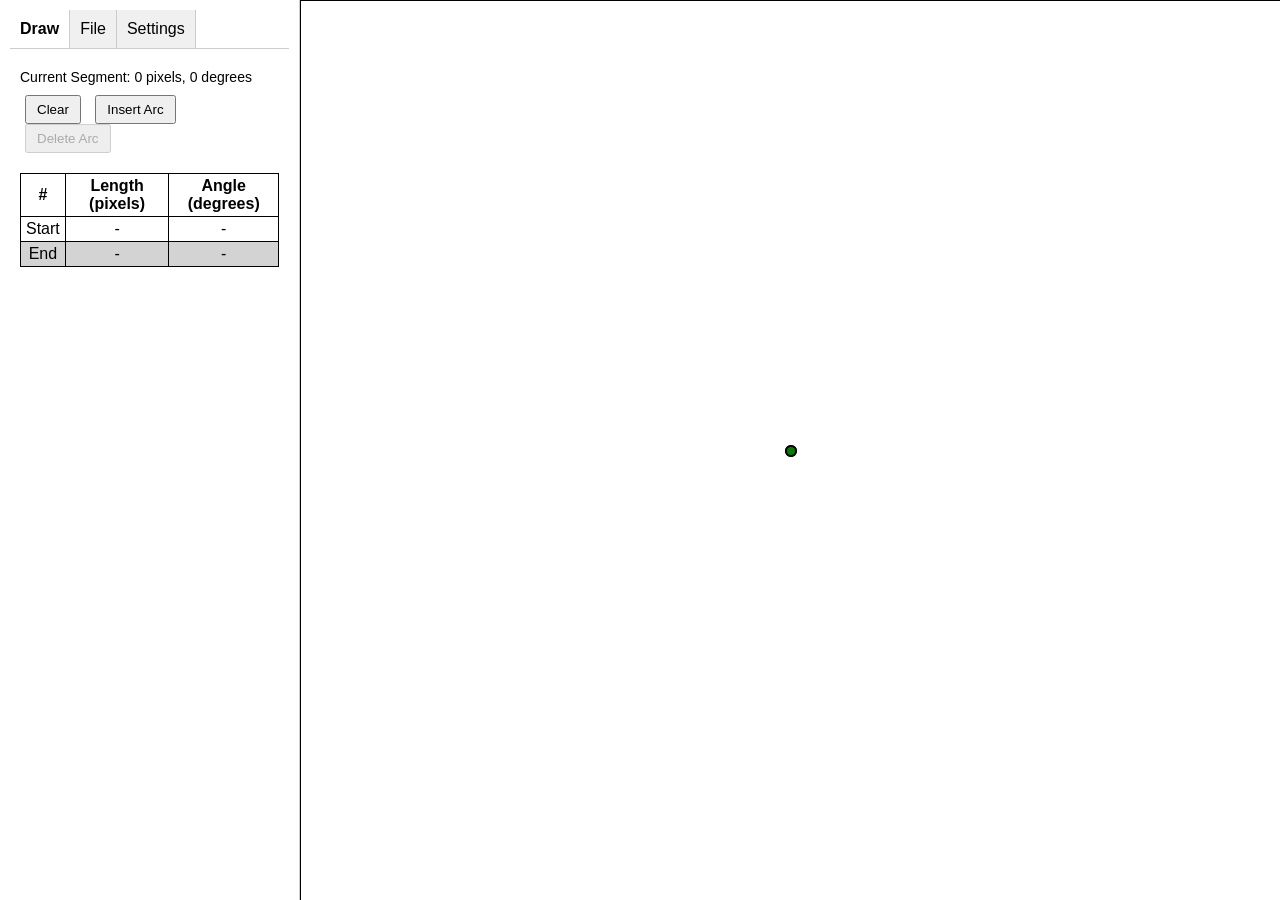
<file: grokturtle.html>
<!DOCTYPE html>
<html lang="en">
<head>
    <meta charset="UTF-8">
    <meta name="viewport" content="width=device-width, initial-scale=1.0">
    <title>Turtle Arc Drawing App</title>
    <style>
        body {
            margin: 0;
            font-family: Arial, sans-serif;
        }
        .container {
            display: grid;
            grid-template-columns: 300px 1fr;
            height: 100vh;
            overflow: hidden;
        }
        .controls {
            padding: 10px;
            overflow-y: auto;
            border-right: 1px solid #ccc;
        }
        .canvas-container {
            position: relative;
            overflow: hidden;
        }
        canvas {
            border: 1px solid black;
            display: block;
            width: 100%;
            height: 100%;
        }
        .tabs {
            display: flex;
            border-bottom: 1px solid #ccc;
        }
        .tab {
            padding: 10px;
            cursor: pointer;
            background-color: #f0f0f0;
            border-right: 1px solid #ccc;
        }
        .tab.active {
            background-color: #fff;
            font-weight: bold;
        }
        .tab-content {
            display: none;
            padding: 10px;
        }
        .tab-content.active {
            display: block;
        }
        .current-segment {
            margin: 10px 0;
            font-size: 14px;
        }
        table {
            border-collapse: collapse;
            width: 100%;
            margin: 10px 0;
        }
        table, th, td {
            border: 1px solid black;
        }
        th, td {
            padding: 3px;
            text-align: center;
        }
        th:nth-child(1), td:nth-child(1) {
            width: 40px; /* # column */
        }
        th:nth-child(2), td:nth-child(2) {
            width: 120px; /* Length column */
        }
        th:nth-child(3), td:nth-child(3) {
            width: 120px; /* Angle column */
        }
        td input[type="number"] {
            width: 90px;
            padding: 2px;
        }
        .selected {
            background-color: #d3d3d3;
        }
        .scrollable-table {
            max-height: 300px;
            overflow-y: auto;
        }
        .control-buttons {
            margin: 10px 0;
        }
        .control-buttons button {
            margin: 0 5px;
            padding: 5px 10px;
        }
        .settings-option {
            margin: 10px 0;
        }
        /* Portrait layout */
        @media (max-width: 768px) {
            .container {
                grid-template-columns: 1fr;
                grid-template-rows: auto 1fr auto;
            }
            .controls {
                border-right: none;
                border-bottom: 1px solid #ccc;
            }
            .scrollable-table {
                max-height: 200px;
            }
            th:nth-child(1), td:nth-child(1) {
                width: 30px;
            }
            th:nth-child(2), td:nth-child(2) {
                width: 100px;
            }
            th:nth-child(3), td:nth-child(3) {
                width: 100px;
            }
            td input[type="number"] {
                width: 70px;
            }
        }
    </style>
</head>
<body>
    <div class="container" id="container">
        <div class="controls">
            <div class="tabs">
                <div class="tab active" onclick="showTab('draw')">Draw</div>
                <div class="tab" onclick="showTab('file')">File</div>
                <div class="tab" onclick="showTab('settings')">Settings</div>
            </div>
            <div id="draw" class="tab-content active">
                <div class="current-segment">
                    Current Segment: <span id="currentLength">0</span> pixels, <span id="currentAngle">0</span> degrees
                </div>
                <div class="control-buttons">
                    <button onclick="clearCanvas()">Clear</button>
                    <button onclick="insertArc()" id="insertBtn">Insert Arc</button>
                    <button onclick="deleteArc()" id="deleteBtn">Delete Arc</button>
                </div>
                <div class="scrollable-table">
                    <table id="segmentTable">
                        <thead>
                            <tr>
                                <th>#</th>
                                <th>Length (pixels)</th>
                                <th>Angle (degrees)</th>
                            </tr>
                        </thead>
                        <tbody id="segmentTableBody"></tbody>
                    </table>
                </div>
            </div>
            <div id="file" class="tab-content">
                <div class="control-buttons">
                    <button onclick="exportPath()">Export Path</button>
                    <label for="importFile">Import Path:</label>
                    <input type="file" id="importFile" accept=".txt" onchange="importPath(event)">
                </div>
            </div>
            <div id="settings" class="tab-content">
                <div class="settings-option">
                    <label>Layout Side:</label>
                    <select onchange="swapLayout(this.value)">
                        <option value="left">Controls on Left</option>
                        <option value="right">Controls on Right</option>
                    </select>
                </div>
            </div>
        </div>
        <div class="canvas-container">
            <canvas id="canvas"></canvas>
        </div>
    </div>

    <script>
        // Get canvas and context
        const canvas = document.getElementById('canvas');
        const ctx = canvas.getContext('2d');

        // Turtle state
        let turtle = {
            x: 0,
            y: 0,
            heading: 0 // In radians, 0 points right (east)
        };

        // Path segments
        let segments = [];

        // Touch/mouse state
        let isDragging = false;
        let dragStartX = 0;
        let dragStartY = 0;
        let previewSegment = null;
        let previewEndX = 0;
        let previewEndY = 0;
        let editingIndex = -1; // Index of the segment being edited (-1 for adding new segment at end, -2 for start)
        let originalEditingIndex = -1; // Store the original editingIndex before dragging
        let editingStartX = 0;
        let editingStartY = 0;
        let editingStartHeading = 0;
        let initialOffsetX = 0;
        let initialOffsetY = 0;

        // Convert degrees to radians
        function toRadians(degrees) {
            return degrees * Math.PI / 180;
        }

        // Convert radians to degrees
        function toDegrees(radians) {
            return radians * 180 / Math.PI;
        }

        // Normalize angle to [-360, 360] for touch input
        function normalizeAngleForTouch(angle) {
            return ((angle + 360 + 720) % 720) - 360;
        }

        // Resize canvas to fit container
        function resizeCanvas() {
            const container = canvas.parentElement;
            canvas.width = container.clientWidth;
            canvas.height = container.clientHeight;
            turtle.x = canvas.width / 2;
            turtle.y = canvas.height / 2;
            redraw();
        }

        window.addEventListener('resize', resizeCanvas);
        resizeCanvas();

        // Draw a single arc segment
        function drawArcSegment(length, angle, isPreview = false, startX = turtle.x, startY = turtle.y, startHeading = turtle.heading) {
            // If length is 0, it's a sharp turn (just update heading)
            if (length === 0) {
                if (!isPreview) {
                    turtle.heading += toRadians(angle);
                }
                return { endX: startX, endY: startY, heading: startHeading + toRadians(angle) };
            }

            // If angle is 0, it's a straight line
            if (angle === 0) {
                const dx = length * Math.cos(startHeading);
                const dy = length * Math.sin(startHeading);
                ctx.beginPath();
                ctx.moveTo(startX, startY);
                const endX = startX + dx;
                const endY = startY + dy;
                if (!isPreview) {
                    turtle.x = endX;
                    turtle.y = endY;
                }
                ctx.lineTo(endX, endY);
                ctx.stroke();
                return { endX, endY, heading: startHeading };
            }

            // General case: arc approximated by short line segments
            const angleRad = toRadians(angle);
            const radius = Math.abs(length / angleRad); // Arc length = radius * angle
            const steps = Math.max(10, Math.floor(Math.abs(length) / 5)); // Adjust step count based on length
            const stepLength = length / steps;
            const stepAngle = angleRad / steps;

            ctx.beginPath();
            ctx.moveTo(startX, startY);

            let currentX = startX;
            let currentY = startY;
            let currentHeading = startHeading;

            for (let i = 0; i < steps; i++) {
                // Move forward by stepLength
                const dx = stepLength * Math.cos(currentHeading);
                const dy = stepLength * Math.sin(currentHeading);
                currentX += dx;
                currentY += dy;
                // Turn by stepAngle
                currentHeading += stepAngle;
                // Draw line to new position
                ctx.lineTo(currentX, currentY);
            }

            ctx.stroke();
            if (!isPreview) {
                turtle.x = currentX;
                turtle.y = currentY;
                turtle.heading = currentHeading;
            }
            return { endX: currentX, endY: currentY, heading: currentHeading };
        }

        // Calculate the position and heading up to a given segment index
        function calculatePositionUpTo(index) {
            let tempTurtle = { x: canvas.width / 2, y: canvas.height / 2, heading: 0 };
            for (let i = 0; i < index && i < segments.length; i++) {
                const { endX, endY, heading } = drawArcSegment(segments[i].length, segments[i].angle, true, tempTurtle.x, tempTurtle.y, tempTurtle.heading);
                tempTurtle.x = endX;
                tempTurtle.y = endY;
                tempTurtle.heading = heading;
            }
            return tempTurtle;
        }

        // Redraw all segments and show cursor
        function redraw() {
            // Clear canvas
            ctx.clearRect(0, 0, canvas.width, canvas.height);

            // Reset turtle to initial state
            turtle.x = canvas.width / 2;
            turtle.y = canvas.height / 2;
            turtle.heading = 0;

            // Draw all segments
            ctx.strokeStyle = 'black';
            ctx.lineWidth = 2;
            let tempTurtle = { x: turtle.x, y: turtle.y, heading: turtle.heading };
            for (let i = 0; i < segments.length; i++) {
                const { endX, endY, heading } = drawArcSegment(segments[i].length, segments[i].angle, false, tempTurtle.x, tempTurtle.y, tempTurtle.heading);
                tempTurtle.x = endX;
                tempTurtle.y = endY;
                tempTurtle.heading = heading;
            }

            // Update editing start position
            if (editingIndex >= 0 && editingIndex < segments.length) {
                const pos = calculatePositionUpTo(editingIndex);
                editingStartX = pos.x;
                editingStartY = pos.y;
                editingStartHeading = pos.heading;

                // Calculate the end position of the selected segment for the green dot
                const { endX, endY } = drawArcSegment(segments[editingIndex].length, segments[editingIndex].angle, true, editingStartX, editingStartY, editingStartHeading);
                if (!isDragging) {
                    previewEndX = endX;
                    previewEndY = endY;
                }
            } else if (editingIndex === -1) {
                const pos = calculatePositionUpTo(segments.length);
                editingStartX = pos.x;
                editingStartY = pos.y;
                editingStartHeading = pos.heading;
                previewEndX = editingStartX;
                previewEndY = editingStartY;
            } else if (editingIndex === -2) {
                editingStartX = canvas.width / 2;
                editingStartY = canvas.height / 2;
                editingStartHeading = 0;
                previewEndX = editingStartX;
                previewEndY = editingStartY;
            }

            // Draw the preview arc if dragging
            if (isDragging && previewSegment) {
                ctx.strokeStyle = 'gray';
                ctx.lineWidth = 1;
                drawArcSegment(previewSegment.length, previewSegment.angle, true, editingStartX, editingStartY, editingStartHeading);
                ctx.strokeStyle = 'black';
                ctx.lineWidth = 2;
            }

            // Draw cursor at the current start position
            ctx.beginPath();
            ctx.arc(editingStartX, editingStartY, 5, 0, 2 * Math.PI);
            ctx.fillStyle = 'red';
            ctx.fill();
            ctx.strokeStyle = 'black';
            ctx.stroke();

            // Draw endpoint cursor
            ctx.beginPath();
            ctx.arc(previewEndX, previewEndY, 5, 0, 2 * Math.PI);
            ctx.fillStyle = 'green';
            ctx.fill();
            ctx.strokeStyle = 'black';
            ctx.stroke();

            // Update current segment display
            if (previewSegment) {
                document.getElementById('currentLength').textContent = previewSegment.length.toFixed(2);
                document.getElementById('currentAngle').textContent = previewSegment.angle.toFixed(2);
            } else if (editingIndex >= 0 && editingIndex < segments.length) {
                document.getElementById('currentLength').textContent = segments[editingIndex].length.toFixed(2);
                document.getElementById('currentAngle').textContent = segments[editingIndex].angle.toFixed(2);
            } else {
                document.getElementById('currentLength').textContent = '0';
                document.getElementById('currentAngle').textContent = '0';
            }

            // Update the table
            updateSegmentTable();
        }

        // Update the segment table
        function updateSegmentTable() {
            const tbody = document.getElementById('segmentTableBody');
            tbody.innerHTML = '';

            // Add a row for the start of the path
            const startRow = document.createElement('tr');
            if (editingIndex === -2) startRow.classList.add('selected');
            startRow.innerHTML = `
                <td>Start</td>
                <td>-</td>
                <td>-</td>
            `;
            startRow.onclick = (e) => {
                if (e.target.tagName !== 'INPUT') {
                    editSegment(-2);
                }
            };
            tbody.appendChild(startRow);

            // Add rows for each segment
            segments.forEach((segment, index) => {
                const row = document.createElement('tr');
                if (index === editingIndex) {
                    row.classList.add('selected');
                }
                row.innerHTML = `
                    <td>${index + 1}</td>
                    <td><input type="number" value="${segment.length.toFixed(2)}" onchange="updateSegment(${index}, 'length', this.value)"></td>
                    <td><input type="number" value="${segment.angle.toFixed(2)}" onchange="updateSegment(${index}, 'angle', this.value)"></td>
                `;
                row.onclick = (e) => {
                    if (e.target.tagName !== 'INPUT') {
                        editSegment(index);
                    }
                };
                tbody.appendChild(row);
            });

            // Add a row for the end of the path
            const endRow = document.createElement('tr');
            if (editingIndex === -1) endRow.classList.add('selected');
            endRow.innerHTML = `
                <td>End</td>
                <td>-</td>
                <td>-</td>
            `;
            endRow.onclick = (e) => {
                if (e.target.tagName !== 'INPUT') {
                    editSegment(-1);
                }
            };
            tbody.appendChild(endRow);

            // Enable/disable toolbar buttons
            document.getElementById('insertBtn').disabled = false;
            document.getElementById('deleteBtn').disabled = editingIndex < 0 || editingIndex >= segments.length;
        }

        // Update a segment's value
        function updateSegment(index, field, value) {
            segments[index][field] = parseFloat(value) || 0;
            redraw();
        }

        // Edit a segment using touch/mouse
        function editSegment(index) {
            editingIndex = index;
            redraw();
        }

        // Insert a new arc
        function insertArc() {
            if (editingIndex === -2) {
                segments.unshift({ length: 0, angle: 0 });
            } else if (editingIndex === -1 || editingIndex === segments.length) {
                segments.push({ length: 0, angle: 0 });
            } else {
                segments.splice(editingIndex + 1, 0, { length: 0, angle: 0 });
            }
            editingIndex = editingIndex === -2 ? 0 : editingIndex + 1;
            redraw();
        }

        // Delete the selected arc
        function deleteArc() {
            if (editingIndex < 0 || editingIndex >= segments.length) return;
            segments.splice(editingIndex, 1);
            if (editingIndex >= segments.length) {
                editingIndex = -1;
            }
            redraw();
        }

        // Clear the canvas and reset segments
        function clearCanvas() {
            segments = [];
            editingIndex = -1;
            redraw();
        }

        // Export path data as a text file
        function exportPath() {
            if (segments.length === 0) {
                alert("No segments to export!");
                return;
            }

            const data = segments.map(segment => `${segment.length},${segment.angle}`).join(',\n') + '\n';
            const blob = new Blob([data], { type: 'text/plain' });
            const url = URL.createObjectURL(blob);
            const a = document.createElement('a');
            a.href = url;
            a.download = 'turtle_path.txt';
            document.body.appendChild(a);
            a.click();
            document.body.removeChild(a);
            URL.revokeObjectURL(url);
        }

        // Import path data from a text file
		function importPath(event) {
		    const file = event.target.files[0];
		    if (!file) return;
		
		    const reader = new FileReader();
		    reader.onload = function(e) {
		        const text = e.target.result;
		        try {
		            // Replace all [ and ] with empty strings to handle JSON-like formats
		            const cleanedText = text.replace(/[\[\]]/g, '');
		            const lines = cleanedText.trim().split('\n');
		            segments = [];
		            let lineNumber = 0;
		            for (const line of lines) {
		                lineNumber++;
		                const parts = line.split(',').map(num => num.trim());
		                let n = parts.length;
		                if (parts[n-1] === "") { // Adjust for trailing ","
		                    n -= 1;
		                }
		                if (n % 2 !== 0) {
		                    throw new Error(`Invalid number of values in line ${lineNumber}: ${line} (expected "length,angle")`);
		                }
		                for (let i = 0; i < n; i += 2) {
		                    const length = parseFloat(parts[i]);
		                    const angle = parseFloat(parts[i+1]);
		                    if (isNaN(length)) {
		                        throw new Error(`Invalid length in line ${lineNumber}, pair ${i/2 + 1}: ${parts[i]} is not a number`);
		                    }
		                    if (isNaN(angle)) {
		                        throw new Error(`Invalid angle in line ${lineNumber}, pair ${i/2 + 1}: ${parts[i+1]} is not a number`);
		                    }
		                    segments.push({ length, angle });
		                }
		            }
		            editingIndex = -1;
		            redraw();
		        } catch (error) {
		            alert(`Error loading file: ${error.message}`);
		            segments = [];
		            editingIndex = -1;
		            redraw();
		        }
		    };
		    reader.onerror = function() {
		        alert("Error reading file!");
		    };
		    reader.readAsText(file);
		}

        // Touch/Mouse event handlers
        function getRelativePosition(event) {
            const rect = canvas.getBoundingClientRect();
            let x, y;
            if (event.type.startsWith('touch')) {
                const touch = event.touches[0] || event.changedTouches[0];
                x = touch.clientX - rect.left;
                y = touch.clientY - rect.top;
            } else {
                x = event.clientX - rect.left;
                y = event.clientY - rect.top;
            }
            return { x, y };
        }

        function startDragging(event) {
            event.preventDefault();
            isDragging = true;
            const pos = getRelativePosition(event);
            dragStartX = pos.x;
            dragStartY = pos.y;

            // Store the original editingIndex
            originalEditingIndex = editingIndex;

            // Handle adding a new segment at the end
            if (editingIndex === -1) {
                // Add a new segment with [0, 0]
                segments.push({ length: 0, angle: 0 });
                editingIndex = segments.length - 1;
            }

            // Initialize previewEndX and previewEndY to the current end position of the selected segment
            if (editingIndex >= 0 && editingIndex < segments.length) {
                const pos = calculatePositionUpTo(editingIndex);
                editingStartX = pos.x;
                editingStartY = pos.y;
                editingStartHeading = pos.heading;
                const { endX, endY } = drawArcSegment(segments[editingIndex].length, segments[editingIndex].angle, true, editingStartX, editingStartY, editingStartHeading);
                previewEndX = endX;
                previewEndY = endY;
                previewSegment = { length: segments[editingIndex].length, angle: segments[editingIndex].angle };
                // Calculate the initial offset between the red dot (start) and green dot (end)
                initialOffsetX = previewEndX - editingStartX;
                initialOffsetY = previewEndY - editingStartY;
            } else if (editingIndex === -2) {
                previewSegment = { length: 0, angle: 0 };
                previewEndX = editingStartX;
                previewEndY = editingStartY;
                initialOffsetX = 0;
                initialOffsetY = 0;
            }
            redraw();
        }

        function updateDragging(event) {
            if (!isDragging) return;
            event.preventDefault();
            const pos = getRelativePosition(event);
            const dx = pos.x - dragStartX;
            const dy = pos.y - dragStartY;

            // Calculate the new position of the green dot, accounting for the initial offset
            previewEndX = editingStartX + initialOffsetX + dx;
            previewEndY = editingStartY + initialOffsetY + dy;

            // Calculate the secant length (distance from start to new end position)
            const secantDx = previewEndX - editingStartX;
            const secantDy = previewEndY - editingStartY;
            const secantLength = Math.sqrt(secantDx * secantDx + secantDy * secantDy);

            // Calculate the angle between the turtle's heading and the secant
            const secantAngle = Math.atan2(secantDy, secantDx);
            const angleRad = secantAngle - editingStartHeading;
            const angleDeg = toDegrees(angleRad);

            // The arc's change in heading is twice the angle between the heading and the secant
            let arcAngleDeg = 2 * angleDeg;

            // Normalize the angle to [-360, 360] for touch input
            arcAngleDeg = normalizeAngleForTouch(arcAngleDeg);

            // Calculate the arc length
            const absAngleRad = toRadians(Math.abs(arcAngleDeg));
            let arcLength = 0;
            if (absAngleRad > 0.0001) {
                const radius = secantLength / (2 * Math.sin(absAngleRad / 2));
                arcLength = radius * absAngleRad;
            } else {
                arcLength = secantLength;
            }

            previewSegment = { length: arcLength, angle: arcAngleDeg };

            // Update the selected segment in real-time
            if (editingIndex >= 0 && editingIndex < segments.length) {
                segments[editingIndex] = { length: arcLength, angle: arcAngleDeg };
            }

            redraw();
        }

        function stopDragging(event) {
            if (!isDragging) return;
            event.preventDefault();
            isDragging = false;
            if (previewSegment) {
                if (editingIndex >= 0) {
                    // Already updated in real-time
                    // If the original selection was "End", move selection back to "End"
                    if (originalEditingIndex === -1) {
                        editingIndex = -1;
                    }
                } else if (editingIndex === -2) {
                    // Insert at the start
                    segments.unshift(previewSegment);
                    editingIndex = 0;
                }
                previewSegment = null;
            }
            initialOffsetX = 0;
            initialOffsetY = 0;
            redraw();
        }

        // Add event listeners for touch and mouse
        canvas.addEventListener('mousedown', startDragging);
        canvas.addEventListener('mousemove', updateDragging);
        canvas.addEventListener('mouseup', stopDragging);
        canvas.addEventListener('touchstart', startDragging);
        canvas.addEventListener('touchmove', updateDragging);
        canvas.addEventListener('touchend', stopDragging);

        // Tab navigation
        function showTab(tabId) {
            document.querySelectorAll('.tab').forEach(tab => tab.classList.remove('active'));
            document.querySelectorAll('.tab-content').forEach(content => content.classList.remove('active'));
            document.getElementById(tabId).classList.add('active');
            document.querySelector(`.tab[onclick="showTab('${tabId}')"]`).classList.add('active');
        }

        // Swap layout sides
        function swapLayout(side) {
            const container = document.getElementById('container');
            if (side === 'right') {
                container.style.gridTemplateColumns = '1fr 300px';
                container.style.gridTemplateAreas = '"canvas controls"';
                container.children[0].style.order = 1;
                container.children[1].style.order = 0;
            } else {
                container.style.gridTemplateColumns = '300px 1fr';
                container.style.gridTemplateAreas = '"controls canvas"';
                container.children[0].style.order = 0;
                container.children[1].style.order = 1;
            }
        }

        // Initial draw
        ctx.strokeStyle = 'black';
        ctx.lineWidth = 2;
        redraw();
    </script>
</body>
</html>
</file>
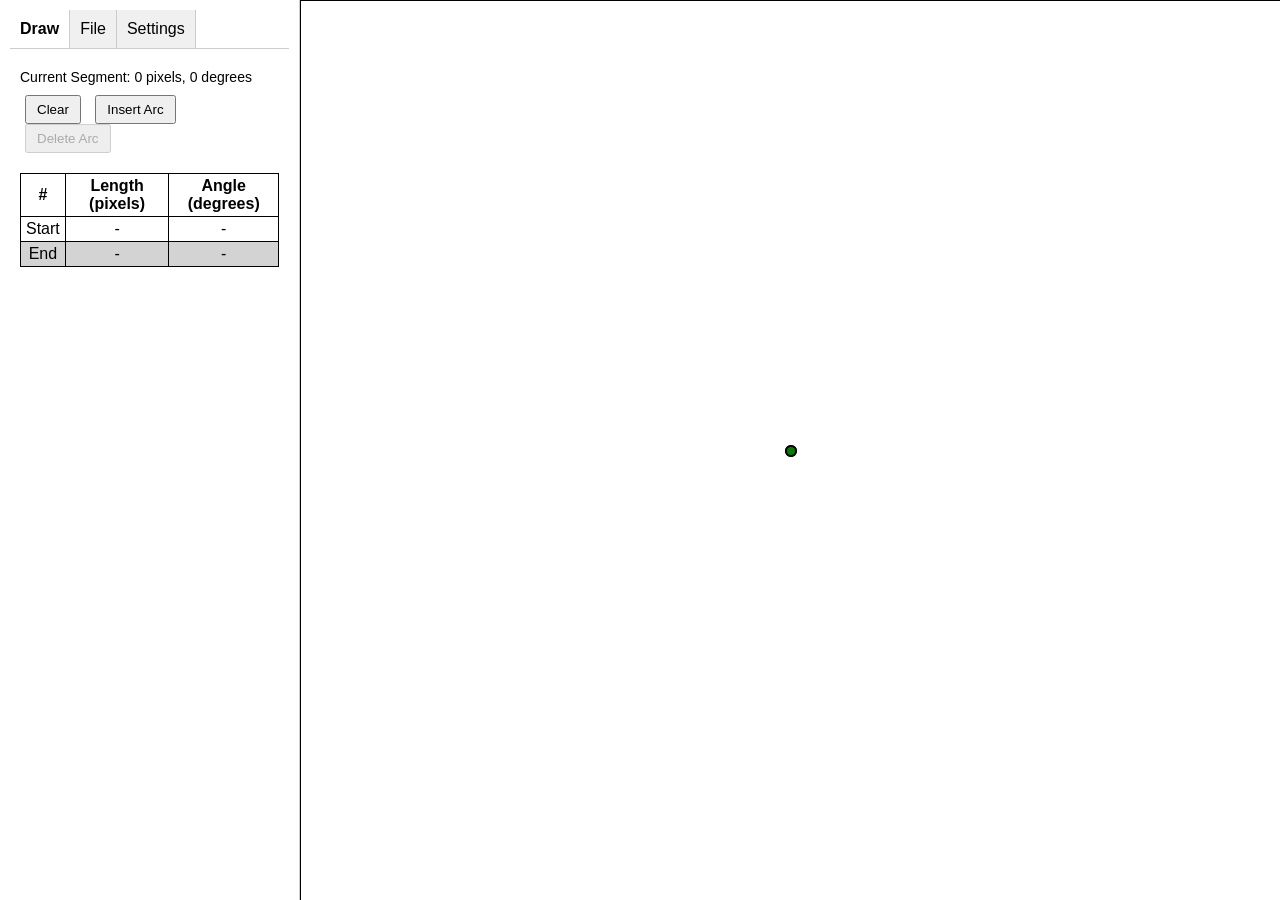
<file: modular.html>
<!DOCTYPE html>
<html lang="en">
<head>
    <meta charset="UTF-8">
    <meta name="viewport" content="width=device-width, initial-scale=1.0">
    <title>Turtle App (Modular)</title>
</head>
<body>
    <script type="module">
		import "./main.js";
    </script>
</body>
</html>
</file>
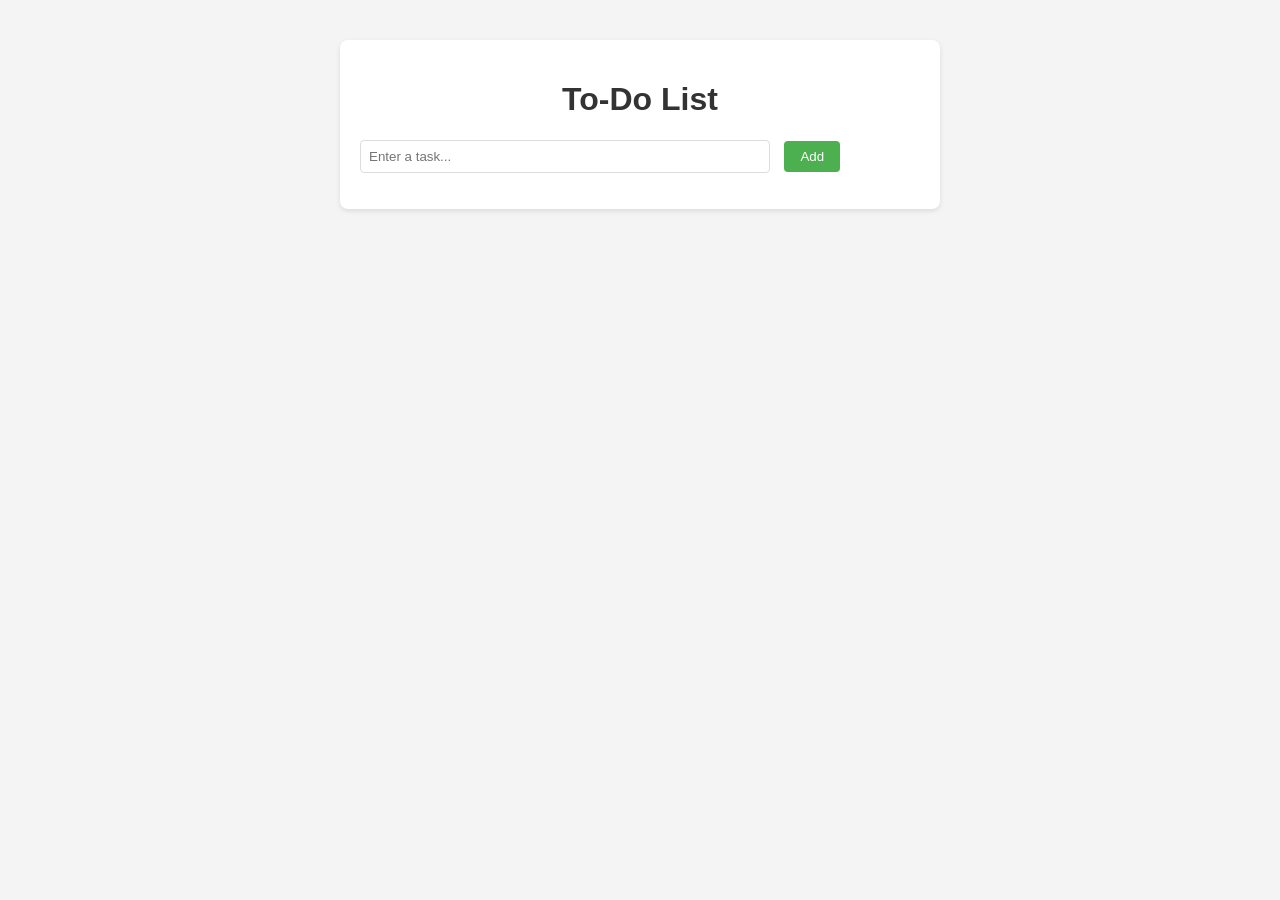
<file: todo.html>
<!DOCTYPE html>
<html lang="en">
<head>
    <meta charset="UTF-8">
    <meta name="viewport" content="width=device-width, initial-scale=1.0">
    <title>Simple To-Do List</title>
    <style>
        body {
            font-family: Arial, sans-serif;
            max-width: 600px;
            margin: 20px auto;
            padding: 20px;
            background-color: #f4f4f4;
        }
        h1 {
            text-align: center;
            color: #333;
        }
        .todo-container {
            background-color: white;
            padding: 20px;
            border-radius: 8px;
            box-shadow: 0 2px 5px rgba(0, 0, 0, 0.1);
        }
        .todo-input {
            width: 70%;
            padding: 8px;
            margin-right: 10px;
            border: 1px solid #ddd;
            border-radius: 4px;
        }
        .add-btn {
            padding: 8px 16px;
            background-color: #4CAF50;
            color: white;
            border: none;
            border-radius: 4px;
            cursor: pointer;
        }
        .add-btn:hover {
            background-color: #45a049;
        }
        ul {
            list-style-type: none;
            padding: 0;
        }
        li {
            display: flex;
            justify-content: space-between;
            align-items: center;
            padding: 10px;
            margin: 5px 0;
            background-color: #f9f9f9;
            border-radius: 4px;
        }
        .delete-btn {
            background-color: #ff4444;
            color: white;
            border: none;
            padding: 5px 10px;
            border-radius: 4px;
            cursor: pointer;
        }
        .delete-btn:hover {
            background-color: #cc0000;
        }
    </style>
</head>
<body>
    <div class="todo-container">
        <h1>To-Do List</h1>
        <div>
            <input type="text" class="todo-input" placeholder="Enter a task..." id="taskInput">
            <button class="add-btn" onclick="addTask()">Add</button>
        </div>
        <ul id="taskList"></ul>
    </div>

    <script>
        // Function to add a task
        function addTask() {
            const taskInput = document.getElementById('taskInput');
            const taskText = taskInput.value.trim();

            if (taskText === '') {
                alert('Please enter a task!');
                return;
            }

            const taskList = document.getElementById('taskList');
            const li = document.createElement('li');
            li.innerHTML = `
                <span>${taskText}</span>
                <button class="delete-btn" onclick="this.parentElement.remove()">Delete</button>
            `;
            taskList.appendChild(li);

            taskInput.value = ''; // Clear the input field
        }

        // Allow adding tasks by pressing Enter
        document.getElementById('taskInput').addEventListener('keypress', function(e) {
            if (e.key === 'Enter') {
                addTask();
            }
        });
    </script>
</body>
</html>
</file>
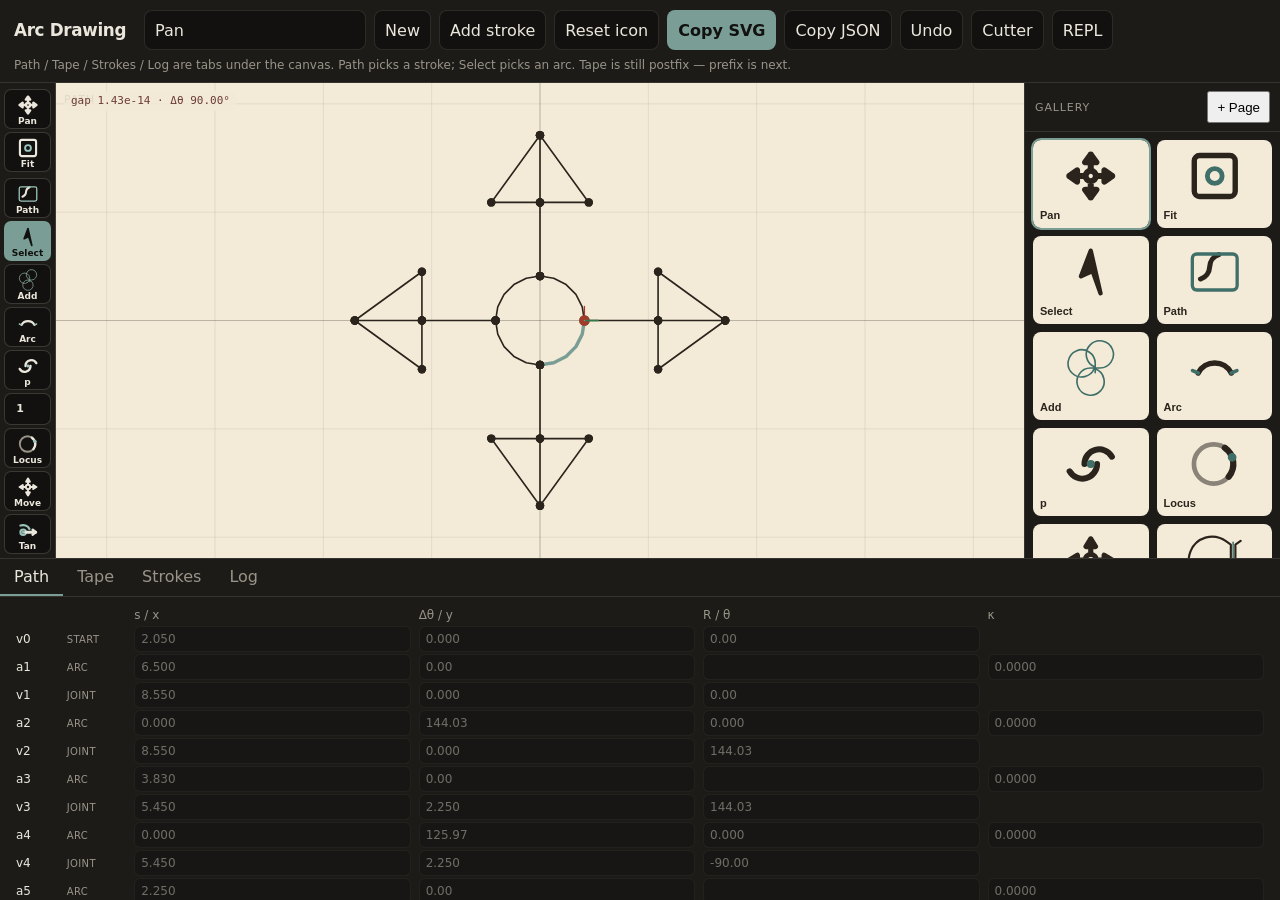
<file: cutter-es6/drawing.html>
<!DOCTYPE html>
<html lang="en">
  <head>
    <meta charset="utf-8" />
    <meta name="viewport" content="width=device-width, initial-scale=1, viewport-fit=cover, maximum-scale=1, user-scalable=no" />
    <meta name="apple-mobile-web-app-capable" content="yes" />
    <meta name="mobile-web-app-capable" content="yes" />
    <meta name="apple-mobile-web-app-title" content="Arc Draw" />
    <meta name="theme-color" content="#12110f" />
    <link rel="icon" href="./favicon.svg" type="image/svg+xml" />
    <title>Arc Drawing</title>
    <style>
      :root {
        --bg: #12110f;
        --surface: #1c1b18;
        --fg: #ece7dc;
        --muted: #9a9488;
        --primary: #7a9e96;
        --paper: #f3ead8;
        --ink: #2a241c;
        --border: color-mix(in oklab, #ece7dc 12%, transparent);
        --font: "IBM Plex Sans", "Segoe UI", system-ui, sans-serif;
      }
      * { box-sizing: border-box; }
      html, body { margin: 0; height: 100%; overflow: hidden; background: var(--bg); color: var(--fg); font-family: var(--font);
        -webkit-user-select: none; user-select: none; -webkit-touch-callout: none; touch-action: manipulation; }
      input, textarea, select, #log, #log *, #tape {
        -webkit-user-select: text; user-select: text; -webkit-touch-callout: default;
      }
      button:not(:disabled), [role="button"]:not(:disabled) { cursor: pointer; }
      button:disabled { opacity: 0.4; cursor: default; }
      #app {
        height: 100%;
        height: 100dvh;
        display: grid;
        grid-template-rows: auto minmax(10rem, 1fr) minmax(10rem, 38vh);
        min-height: 0;
        overflow: hidden;
      }
      header {
        display: flex; flex-wrap: wrap; gap: 8px; align-items: center;
        padding: 10px 14px; border-bottom: 1px solid var(--border);
        background: var(--surface);
      }
      header h1 { font-size: 1.05rem; font-weight: 600; margin: 0 10px 0 0; letter-spacing: -0.02em; }
      header select, header input, header button, header a.btn {
        background: var(--bg); color: var(--fg); border: 1px solid var(--border);
        border-radius: 8px; padding: 8px 10px; font: inherit; min-height: 40px;
        text-decoration: none; display: inline-flex; align-items: center;
      }
      header button.primary { background: var(--primary); color: #12110f; border-color: transparent; font-weight: 600; }
      header input[type="text"] { min-width: 10rem; }
      .hint { width: 100%; margin: 0; font-size: 12px; color: var(--muted); }
      .stage {
        display: grid; grid-template-columns: 1fr minmax(11rem, 16rem); min-height: 0;
      }
      @media (max-width: 800px) {
        .stage { grid-template-columns: 1fr; grid-template-rows: 1fr 38vh; }
      }
      .panel { position: relative; min-height: 180px; }
      .gallery-panel {
        border-left: 1px solid var(--border);
        background: var(--surface);
        display: flex; flex-direction: column; min-height: 0;
      }
      canvas { width: 100%; height: 100%; display: block; }
      .label {
        position: absolute; top: 10px; left: 64px; z-index: 2;
        font-size: 11px; letter-spacing: 0.08em; text-transform: uppercase;
        color: var(--muted); pointer-events: none;
      }
      .gallery-head {
        display: flex; align-items: center; justify-content: space-between;
        padding: 8px 10px; border-bottom: 1px solid var(--border);
        font-size: 11px; letter-spacing: 0.08em; text-transform: uppercase; color: var(--muted);
      }
      .gallery-head button { min-height: 32px; padding: 4px 8px; }
      #gallery {
        flex: 1; overflow: auto; padding: 8px;
        display: grid; grid-template-columns: 1fr 1fr; gap: 8px; align-content: start;
      }
      .thumb {
        background: var(--paper); color: var(--ink); border: 1px solid var(--border);
        border-radius: 8px; padding: 6px; min-height: 88px;
        display: flex; flex-direction: column; gap: 4px;
      }
      .thumb.on { outline: 2px solid var(--primary); }
      .thumb svg { width: 100%; height: 64px; display: block; }
      .thumb .nm { font-size: 11px; color: var(--ink); text-align: center; font-weight: 600; }
      #tape-strip {
        background: var(--surface);
        padding: 8px 12px 10px;
        min-height: 0;
        overflow: hidden;
      }
      .tape-head {
        display: flex; flex-wrap: wrap; gap: 6px; align-items: center;
        margin-bottom: 6px; font-size: 11px; letter-spacing: 0.08em;
        text-transform: uppercase; color: var(--muted); font-weight: 600;
        flex: 0 0 auto;
      }
      .tape-head button {
        background: var(--bg); color: var(--fg); border: 1px solid var(--border);
        border-radius: 8px; padding: 6px 10px; font: inherit; min-height: 32px;
        text-transform: none; letter-spacing: 0;
      }
      #tape {
        width: 100%; min-height: 0; flex: 1 1 auto; resize: none;
        background: var(--bg); color: var(--fg); border: 1px solid var(--border);
        border-radius: 8px; padding: 8px 10px;
        font: 12px/1.45 ui-monospace, SFMono-Regular, Menlo, monospace;
        touch-action: auto;
      }
      footer {
        border-top: 1px solid var(--border); background: var(--surface);
        display: flex; flex-direction: column; min-height: 0; overflow: hidden;
      }
      .tabs {
        display: flex; gap: 0; flex: 0 0 auto;
        border-bottom: 1px solid var(--border);
      }
      .tabs button {
        background: transparent; color: var(--muted); border: 0;
        border-bottom: 2px solid transparent; border-radius: 0;
        padding: 8px 14px; font: inherit; min-height: 36px;
      }
      .tabs button.on { color: var(--fg); border-bottom-color: var(--primary); }
      .tab-panels { flex: 1; min-height: 0; overflow: hidden; }
      .dock { display: none !important; height: 100%; min-height: 0; overflow: auto; padding: 8px 12px 12px; }
      .dock.on { display: flex !important; flex-direction: column; }
      #tape-strip { padding: 8px 12px 10px; max-height: none; overflow: hidden; }
      #tape { min-height: 8rem; }
      @media (max-height: 640px) {
        #app { grid-template-rows: auto minmax(8rem, 1fr) minmax(8rem, 34vh); }
      }
      .dock { min-height: 0; overflow: auto; }
      .dock h2 {
        margin: 0 0 6px; font-size: 11px; letter-spacing: 0.08em;
        text-transform: uppercase; color: var(--muted); font-weight: 600;
      }
      #log {
        font: 11px/1.4 ui-monospace, SFMono-Regular, Menlo, monospace;
        color: var(--muted); white-space: pre-wrap;
        overflow: auto; flex: 1; min-height: 0;
      }
      #log .row { padding: 2px 0; border-bottom: 1px solid var(--border); }
      #log .row.undo { color: #c4a574; }
      #log .row.reject { color: #c47a6a; }
      #log .row.edit { color: var(--fg); }
      #log .row.live { color: #7a9e96; }
      #log .row.err { color: #e07070; }
      table { width: 100%; border-collapse: collapse; font-variant-numeric: tabular-nums; font-size: 12px; }
      th { text-align: left; color: var(--muted); font-weight: 500; padding: 3px 4px; white-space: nowrap; }
      td { padding: 1px 4px; }
      td.kind { color: var(--muted); font-size: 10px; letter-spacing: 0.04em; text-transform: uppercase; white-space: nowrap; }
      td input {
        width: 100%; min-width: 3.2rem; background: var(--bg); color: var(--fg); border: 1px solid var(--border);
        border-radius: 6px; padding: 5px 6px; font: inherit;
      }
      tr.sel td { background: color-mix(in oklab, var(--primary) 18%, transparent); }
      tr.span td { background: color-mix(in oklab, var(--primary) 8%, transparent); }
      tr.span.sel td { background: color-mix(in oklab, var(--primary) 22%, transparent); }
      tr.vtx td { font-variant-numeric: tabular-nums; }
      td input:disabled { opacity: 0.4; }
      #strokes { display: flex; flex-direction: column; gap: 4px; }
      .stroke-row {
        display: flex; align-items: center; gap: 6px;
        padding: 6px 8px; border-radius: 7px; border: 1px solid var(--border);
        background: var(--bg); min-height: 36px;
      }
      .stroke-row.on { outline: 2px solid var(--primary); }
      .swatch { width: 12px; height: 12px; border-radius: 50%; background: var(--primary); flex: 0 0 auto; }
      .stroke-row span { flex: 1; font-size: 12px; }
    </style>
  </head>
  <body>
    <div id="app">
      <header>
        <h1>Arc Drawing</h1>
        <input id="docName" type="text" value="Untitled" aria-label="Drawing name" />
        <button id="newDoc" type="button">New</button>
        <button id="addStroke" type="button">Add stroke</button>
        <button id="resetIcon" type="button">Reset icon</button>
        <button id="copySvg" type="button" class="primary">Copy SVG</button>
        <button id="copyJson" type="button">Copy JSON</button>
        <button id="undo" type="button">Undo</button>
        <a class="btn" href="./standalone.html">Cutter</a>
        <a class="btn" href="./drawing_anyui.html">REPL</a>
        <p class="hint">Path / Tape / Strokes / Log are tabs under the canvas. Path picks a stroke; Select picks an arc. Tape is still postfix — prefix is next.</p>
      </header>
      <div class="stage">
        <div class="panel">
          <div class="label">Path</div>
          <canvas id="edit"></canvas>
        </div>
        <div class="gallery-panel">
          <div class="gallery-head">
            <span>Gallery</span>
            <button id="newFromBlank" type="button">+ Page</button>
          </div>
          <div id="gallery"></div>
        </div>
      </div>
      <footer>
        <div class="tabs" role="tablist">
          <button type="button" data-tab="path" class="on">Path</button>
          <button type="button" data-tab="tape">Tape</button>
          <button type="button" data-tab="strokes">Strokes</button>
          <button type="button" data-tab="log">Log</button>
        </div>
        <div class="tab-panels">
          <div class="dock on" data-tab="path">
            <table>
              <thead><tr><th></th><th></th><th>s / x</th><th>Δθ / y</th><th>R / θ</th><th>κ</th></tr></thead>
              <tbody id="rows"></tbody>
            </table>
          </div>
          <div class="dock" data-tab="tape" id="tape-strip">
            <div class="tape-head">
              <span>Tape</span>
              <button id="tapeRun" type="button">Run</button>
              <button id="tapePan" type="button">Pan example</button>
              <button id="tapeWords" type="button">Words</button>
              <button id="tapeCopy" type="button">Copy tape</button>
            </div>
            <textarea id="tape" spellcheck="false" aria-label="Command tape"></textarea>
          </div>
          <div class="dock" data-tab="strokes">
            <div style="display:flex;gap:6px;margin-bottom:6px">
              <label style="font-size:11px;color:var(--muted)">Stroke
                <select id="strokeRole">
                  <option value="ink">ink</option>
                  <option value="accent">accent</option>
                  <option value="muted">muted</option>
                  <option value="danger">danger</option>
                </select>
              </label>
              <label style="font-size:11px;color:var(--muted)">Fill
                <select id="fillRole">
                  <option value="">none</option>
                  <option value="ink">ink</option>
                  <option value="accent">accent</option>
                  <option value="paper">paper</option>
                </select>
              </label>
            </div>
            <div id="strokes"></div>
          </div>
          <div class="dock" data-tab="log">
            <div id="log"></div>
          </div>
        </div>
      </footer>
    </div>
    <script type="module">
      import { CurveEditor } from "./es6/curve-editor.js";
      import { getOutline } from "./es6/cookiecutters.js";
      import {
        blankDrawing,
        blankStroke,
        cloneDrawing,
        normalizeDrawing,
        serializeDrawing,
        parseDrawing,
        outlineFromStroke,
        strokeFromOutline,
        withActiveStroke,
        activeStroke,
      } from "./es6/drawing-doc.js";
      import { TOOL_ICONS, iconDrawing, drawingToSvg } from "./es6/tool-icons.js";
      import { TurtleStack, TAPE_HELP, TAPE_PAN } from "./es6/turtle-cmd.js";
      import { walkExact, wrapPi } from "./es6/close-path.js";
      import { applyVertexStable, recoverP, quadIdx } from "./es6/biarc.js";

      const STORE = "arc-drawing-app-v3";
      const nameIn = document.getElementById("docName");
      const rows = document.getElementById("rows");
      const galleryEl = document.getElementById("gallery");
      const strokesEl = document.getElementById("strokes");
      const logEl = document.getElementById("log");

      function seedLibrary() {
        const duck = strokeFromOutline(getOutline("Duck"), { stroke: "ink", width: 1.8 });
        return [
          ...TOOL_ICONS.map((d) => cloneDrawing(d)),
          normalizeDrawing({ name: "Duck", id: "sample-duck", paths: [duck] }),
          blankDrawing("Blank"),
        ];
      }

      function loadStore() {
        try {
          const raw = localStorage.getItem(STORE);
          if (!raw) return null;
          const data = JSON.parse(raw);
          if (!Array.isArray(data.library) || !data.library.length) return null;
          return {
            library: data.library.map(normalizeDrawing),
            index: Math.max(0, Math.min(data.index || 0, data.library.length - 1)),
          };
        } catch {
          return null;
        }
      }

      const saved = loadStore();
      let library = saved ? saved.library : seedLibrary();
      let index = saved ? saved.index : 0;
      let drawing = cloneDrawing(library[index]);

      function persist() {
        library[index] = cloneDrawing(drawing);
        try {
          localStorage.setItem(STORE, JSON.stringify({ index, library }));
        } catch (_) {}
      }

      function escapeLog(s) {
        return String(s ?? "")
          .replace(/&/g, "&amp;")
          .replace(/</g, "&lt;")
          .replace(/>/g, "&gt;");
      }
      function renderLog(list) {
        if (!logEl) return;
        const tail = (list || []).slice(-80);
        logEl.innerHTML = tail
          .map((r) => `<div class="row ${escapeLog(r.kind)}">${escapeLog(r.kind)} · ${escapeLog(r.summary || "")}</div>`)
          .join("");
        logEl.scrollTop = logEl.scrollHeight;
      }

      function currentStroke() {
        return activeStroke(drawing);
      }

      function otherStrokes() {
        return drawing.paths.filter((_, i) => i !== drawing.active);
      }

      function pagePathList() {
        return drawing.paths.map((s) => ({ id: s.id, outline: outlineFromStroke(s) }));
      }

      function pushStrokeToEditor({ fit = false, commit = false } = {}) {
        const s = currentStroke();
        editor.setBackdrop(otherStrokes().map(outlineFromStroke));
        editor.setPagePaths(pagePathList());
        editor.setOutline(outlineFromStroke(s), { fit, keepSelection: false, commit });
      }

      function pickPathById(id) {
        const i = drawing.paths.findIndex((s) => s.id === id);
        if (i < 0 || i === drawing.active) return;
        drawing.active = i;
        pushStrokeToEditor({ fit: false });
        persist();
        renderAll();
        editor.noteFromHost?.("edit", `path ${id}`);
      }

      const editor = new CurveEditor(document.getElementById("edit"), {
        outline: outlineFromStroke(currentStroke()),
        backdrop: otherStrokes().map(outlineFromStroke),
        pagePaths: drawing.paths.map((s) => ({ id: s.id, outline: outlineFromStroke(s) })),
        onPickPath: (id) => pickPathById(id),
        onChange(next) {
          const prev = currentStroke();
          drawing = withActiveStroke(drawing, {
            ...next,
            id: prev.id,
            stroke: prev.stroke,
            width: prev.width,
            fill: prev.fill,
            name: prev.name,
          });
          persist();
          renderTable();
          renderGallery();
          renderStrokes();
        },
        onSelect() {
          renderTable({ scroll: true });
        },
        onTool() {
          renderTable({ scroll: true });
        },
        onLog: renderLog,
      });
      renderLog(editor.getLog());

      nameIn.value = drawing.name || "";
      nameIn.addEventListener("change", () => {
        drawing.name = nameIn.value.trim() || "Untitled";
        persist();
        renderGallery();
      });

      function selectDoc(i, { fit = true } = {}) {
        persist();
        index = i;
        drawing = cloneDrawing(library[index]);
        nameIn.value = drawing.name || "";
        pushStrokeToEditor({ fit, commit: "load" });
        persist();
        renderAll();
      }

      function renderGallery() {
        galleryEl.innerHTML = "";
        library.forEach((doc, i) => {
          const shown = i === index ? drawing : doc;
          const btn = document.createElement("button");
          btn.type = "button";
          btn.className = "thumb" + (i === index ? " on" : "");
          btn.innerHTML = `${drawingToSvg(shown, { size: 96, theme: "light", pad: 3 })}<span class="nm">${escapeLog(shown.name)}</span>`;
          btn.addEventListener("click", () => selectDoc(i));
          galleryEl.appendChild(btn);
        });
      }

      function renderStrokes() {
        const strokeRole = document.getElementById("strokeRole");
        const fillRole = document.getElementById("fillRole");
        const cur = currentStroke();
        if (strokeRole) strokeRole.value = cur.stroke || "ink";
        if (fillRole) fillRole.value = cur.fill || "";
        strokesEl.innerHTML = "";
        drawing.paths.forEach((s, i) => {
          const row = document.createElement("button");
          row.type = "button";
          row.className = "stroke-row" + (i === drawing.active ? " on" : "");
          const color =
            s.stroke === "accent" ? "#7a9e96" : s.stroke === "danger" ? "#e07070" : s.stroke === "muted" ? "#9a9488" : "#ece7dc";
          row.innerHTML = `<span class="swatch" style="background:${color}"></span><span>${s.id || i + 1} · ${s.name || s.stroke} · ${s.turtlePath.length} arcs</span>`;
          row.addEventListener("click", () => {
            drawing.active = i;
            pushStrokeToEditor({ fit: true });
            persist();
            renderAll();
          });
          strokesEl.appendChild(row);
        });
      }

      const DEG = Math.PI / 180;
      function fmtCell(n, d) {
        if (!Number.isFinite(n)) return "";
        const v = Number(n);
        if (Math.abs(v) >= 1e5) return "";
        return v.toFixed(d);
      }
      function radiusOf(s, daDeg) {
        const a = daDeg * DEG;
        if (Math.abs(a) < 1e-10) return Infinity;
        return s / a;
      }
      function kappaOf(s, daDeg) {
        if (Math.abs(s) < 1e-10) return 0;
        return (daDeg * DEG) / s;
      }
      function vertexRole(j, n, tool, joint) {
        const mid = joint === n ? 0 : joint;
        if (j === 0) return "start";
        if (j === n) return "end";
        if ((tool === "move" || tool === "tan") && j === mid) return "vertex";
        if ((tool === "p" || tool === "locus") && j === mid) return "junction";
        return "joint";
      }
      function arcRole(i, tool, span) {
        if (span.has(i) && (tool === "move" || tool === "tan")) return "dual";
        if (span.has(i) && (tool === "p" || tool === "locus")) return "biarc";
        return "arc";
      }
      function canEdit(tool, kind, field, { inSpan, focusVtx }) {
        if (tool === "pan" || tool === "path" || tool === "fit") return false;
        if (kind === "arc") {
          if (!inSpan) return false;
          if (tool === "move" || tool === "tan" || tool === "p" || tool === "locus") return false;
          return field === "s" || field === "da" || field === "R" || field === "k";
        }
        if (!focusVtx) return false;
        if (tool === "move") return field === "x" || field === "y";
        if (tool === "tan") return field === "th";
        if (tool === "select" && kind === "vtx" && field === "th") return false;
        return false;
      }
      function inputCell(opts) {
        const { enabled, value, digits, step, data } = opts;
        const shown = fmtCell(value, digits);
        const dis = enabled ? "" : " disabled";
        const attrs = Object.entries(data).map(([k, v]) => `data-${k}="${v}"`).join(" ");
        return `<input ${attrs} type="number" step="${step}" value="${shown}"${dis} />`;
      }

      function renderTable({ scroll = false } = {}) {
        const selected = editor.getSelected();
        const span = new Set(editor.span?.() || (selected >= 0 ? [selected] : []));
        const stroke = currentStroke();
        const path = stroke.turtlePath;
        const n = path.length;
        const tool = editor.getTool?.() || "select";
        const joint = editor.joint ?? (selected >= 0 ? selected + 1 : 0);
        const mid = joint === n ? 0 : joint;
        const poses = walkExact(outlineFromStroke(stroke));
        rows.innerHTML = "";
        for (let j = 0; j <= n; j++) {
          const pose = poses[j] || { point: [0, 0], heading: 0 };
          const θ = wrapPi(pose.heading) / DEG;
          const inSpanV = (j > 0 && span.has(j - 1)) || (j < n && span.has(j));
          const focusVtx = inSpanV && j === mid && (tool === "move" || tool === "tan");
          const trv = document.createElement("tr");
          trv.className = ["vtx", inSpanV ? "span" : "", focusVtx ? "sel" : ""].filter(Boolean).join(" ");
          const role = vertexRole(j, n, tool, joint);
          trv.innerHTML = `<td>v${j}</td><td class="kind">${role}</td>
            <td>${inputCell({ enabled: canEdit(tool, "vtx", "x", { inSpan: inSpanV, focusVtx }), value: pose.point[0], digits: 3, step: 0.01, data: { kind: "vtx", j, f: "x" } })}</td>
            <td>${inputCell({ enabled: canEdit(tool, "vtx", "y", { inSpan: inSpanV, focusVtx }), value: pose.point[1], digits: 3, step: 0.01, data: { kind: "vtx", j, f: "y" } })}</td>
            <td>${inputCell({ enabled: canEdit(tool, "vtx", "th", { inSpan: inSpanV, focusVtx }), value: θ, digits: 2, step: 0.1, data: { kind: "vtx", j, f: "th" } })}</td>
            <td></td>`;
          trv.addEventListener("click", (e) => {
            if (e.target.tagName === "INPUT") return;
            if (j < n) editor.setSelected(j);
            else if (n) editor.setSelected(n - 1);
            renderTable({ scroll: true });
          });
          rows.appendChild(trv);
          if (j === n) break;
          const [s, da] = path[j];
          const inSpan = span.has(j);
          const tra = document.createElement("tr");
          tra.className = ["arc", inSpan ? "span" : "", j === selected ? "sel" : ""].filter(Boolean).join(" ");
          const R = radiusOf(s, da);
          const k = kappaOf(s, da);
          const ae = (field) => canEdit(tool, "arc", field, { inSpan, focusVtx: false });
          tra.innerHTML = `<td>a${j + 1}</td><td class="kind">${arcRole(j, tool, span)}</td>
            <td>${inputCell({ enabled: ae("s"), value: s, digits: 3, step: 0.01, data: { kind: "arc", i: j, f: "s" } })}</td>
            <td>${inputCell({ enabled: ae("da"), value: da, digits: 2, step: 0.1, data: { kind: "arc", i: j, f: "da" } })}</td>
            <td>${inputCell({ enabled: ae("R") && Number.isFinite(R), value: R, digits: 3, step: 0.01, data: { kind: "arc", i: j, f: "R" } })}</td>
            <td>${inputCell({ enabled: ae("k"), value: k, digits: 4, step: 0.001, data: { kind: "arc", i: j, f: "k" } })}</td>`;
          tra.addEventListener("click", (e) => {
            if (e.target.tagName === "INPUT") return;
            editor.setSelected(j);
            renderTable({ scroll: true });
          });
          rows.appendChild(tra);
        }
        if (scroll) {
          const hit = rows.querySelector("tr.sel") || rows.querySelector("tr.span");
          hit?.scrollIntoView({ block: "nearest", inline: "nearest" });
        }
      }

      function renderAll() {
        renderTable();
        renderGallery();
        renderStrokes();
      }

      rows.addEventListener("change", (e) => {
        const t = e.target;
        if (!(t instanceof HTMLInputElement)) return;
        const v = Number(t.value);
        if (!Number.isFinite(v)) return;
        const kind = t.dataset.kind;
        const outline = outlineFromStroke(currentStroke());
        const tool = editor.getTool?.() || "select";

        if (kind === "arc") {
          const i = Number(t.dataset.i);
          const f = t.dataset.f;
          const next = outline.turtlePath.map((s) => s.slice());
          let [s, da] = next[i];
          if (f === "s") s = v;
          else if (f === "da") da = v;
          else if (f === "R") s = v * da * DEG;
          else if (f === "k") da = (v * s) / DEG;
          next[i] = [s, da];
          drawing = withActiveStroke(drawing, { turtlePath: next });
          editor.setOutline(outlineFromStroke(currentStroke()), { commit: "table" });
          editor.setSelected(i);
        } else if (kind === "vtx" && (tool === "move" || tool === "tan")) {
          const j = Number(t.dataset.j);
          const n = outline.turtlePath.length;
          const joint = editor.joint ?? j;
          const mid = joint === n ? 0 : joint;
          if (j !== mid) return;
          const poses = walkExact(outline);
          const pose = poses[j];
          let P = pose.point.slice();
          let θ = pose.heading;
          if (t.dataset.f === "x") P[0] = v;
          if (t.dataset.f === "y") P[1] = v;
          if (t.dataset.f === "th") θ = v * DEG;
          const q = quadIdx(joint, n);
          const pL = q ? recoverP(outline, q[1], editor._pL) : 1;
          const pR = q ? recoverP(outline, q[3], editor._pR) : 1;
          const next = applyVertexStable(outline, joint, P, θ, pL, pR);
          if (next && next !== outline) {
            drawing = withActiveStroke(drawing, next);
            editor.setOutline(outlineFromStroke(currentStroke()), { commit: "table" });
          }
        }
        persist();
        renderAll();
      });

      document.getElementById("newDoc").onclick = () => {
        library.push(blankDrawing("Untitled"));
        selectDoc(library.length - 1);
      };
      document.getElementById("newFromBlank").onclick = () => {
        library.push(blankDrawing("Page " + (library.length + 1)));
        selectDoc(library.length - 1);
      };
      document.getElementById("addStroke").onclick = () => {
        drawing.paths.push(blankStroke("stroke " + (drawing.paths.length + 1)));
        drawing.active = drawing.paths.length - 1;
        pushStrokeToEditor({ fit: true });
        persist();
        renderAll();
      };
      document.getElementById("resetIcon").onclick = () => {
        const id = drawing.id;
        const fresh = id ? iconDrawing(id) : null;
        if (!fresh) {
          editor.noteFromHost?.("warn", "Not a catalog icon — nothing to reset");
          return;
        }
        drawing = fresh;
        nameIn.value = drawing.name;
        pushStrokeToEditor({ fit: true, commit: "load" });
        persist();
        renderAll();
      };

      async function copyText(text, okMsg) {
        try {
          await navigator.clipboard.writeText(text);
          editor.noteFromHost?.("edit", okMsg);
        } catch (err) {
          editor.noteFromHost?.("err", err.message || String(err));
        }
      }
      document.getElementById("copySvg").onclick = () => {
        copyText(drawingToSvg(drawing, { size: 256, theme: "light", pad: 3 }), "copied SVG");
      };
      document.getElementById("copyJson").onclick = () => {
        copyText(serializeDrawing(drawing), "copied JSON");
      };
      document.getElementById("undo").onclick = () => editor.undo();
      document.getElementById("strokeRole")?.addEventListener("change", (e) => {
        drawing = withActiveStroke(drawing, { stroke: e.target.value });
        persist();
        renderAll();
      });
      document.getElementById("fillRole")?.addEventListener("change", (e) => {
        drawing = withActiveStroke(drawing, { fill: e.target.value || null });
        persist();
        renderAll();
      });

      window.addEventListener("keydown", (e) => {
        if (e.target instanceof HTMLInputElement || e.target instanceof HTMLSelectElement || e.target instanceof HTMLTextAreaElement) return;
        if ((e.key === "z" || e.key === "Z") && (e.metaKey || e.ctrlKey)) {
          e.preventDefault();
          editor.undo();
        } else if (e.key === "Delete" || e.key === "Backspace") {
          e.preventDefault();
          editor.deleteSegment();
        }
      });

      const origErr = console.error.bind(console);
      console.error = (...args) => {
        origErr(...args);
        editor?.noteFromHost?.("err", args.map(String).join(" "));
      };
      window.addEventListener("error", (e) => {
        editor?.noteFromHost?.("err", e.message || String(e.error || e));
      });

      const tapeEl = document.getElementById("tape");
      tapeEl.value = TAPE_HELP + "\n" + TAPE_PAN + "\n";

      function applyEmitted(path) {
        drawing = withActiveStroke(drawing, {
          ...path,
          id: currentStroke().id,
          name: currentStroke().name || path.name,
        });
        pushStrokeToEditor({ fit: true, commit: "tape" });
        persist();
        renderAll();
      }

      function runTape(src) {
        try {
          const st = new TurtleStack({
            onEmit: applyEmitted,
            onLog: (msg) => editor.noteFromHost?.("edit", msg),
          });
          st.eval(src);
          if (!/\bemit\b/i.test(src) && st.stack.length) {
            const top = st.peek();
            if (top && top.turtlePath) applyEmitted(top);
          }
          editor.noteFromHost?.("edit", "tape · stack " + st.dump().join(" "));
        } catch (err) {
          editor.noteFromHost?.("err", err.message || String(err));
        }
      }

      document.getElementById("tapeRun").onclick = () => runTape(tapeEl.value);
      document.getElementById("tapePan").onclick = () => {
        tapeEl.value = TAPE_HELP + "\n" + TAPE_PAN + "\n";
      };
      document.getElementById("tapeWords").onclick = () => runTape("words");
      document.getElementById("tapeCopy").onclick = () => {
        navigator.clipboard.writeText(tapeEl.value).then(
          () => editor.noteFromHost?.("edit", "copied tape"),
          (err) => editor.noteFromHost?.("err", err.message || String(err)),
        );
      };
      document.querySelectorAll(".tabs [data-tab]").forEach((btn) => {
        btn.onclick = () => {
          const id = btn.dataset.tab;
          document.querySelectorAll(".tabs [data-tab]").forEach((b) => b.classList.toggle("on", b === btn));
          document.querySelectorAll(".dock[data-tab]").forEach((p) => p.classList.toggle("on", p.dataset.tab === id));
        };
      });

      editor.fit();
      renderAll();
    </script>
  </body>
</html>
</file>
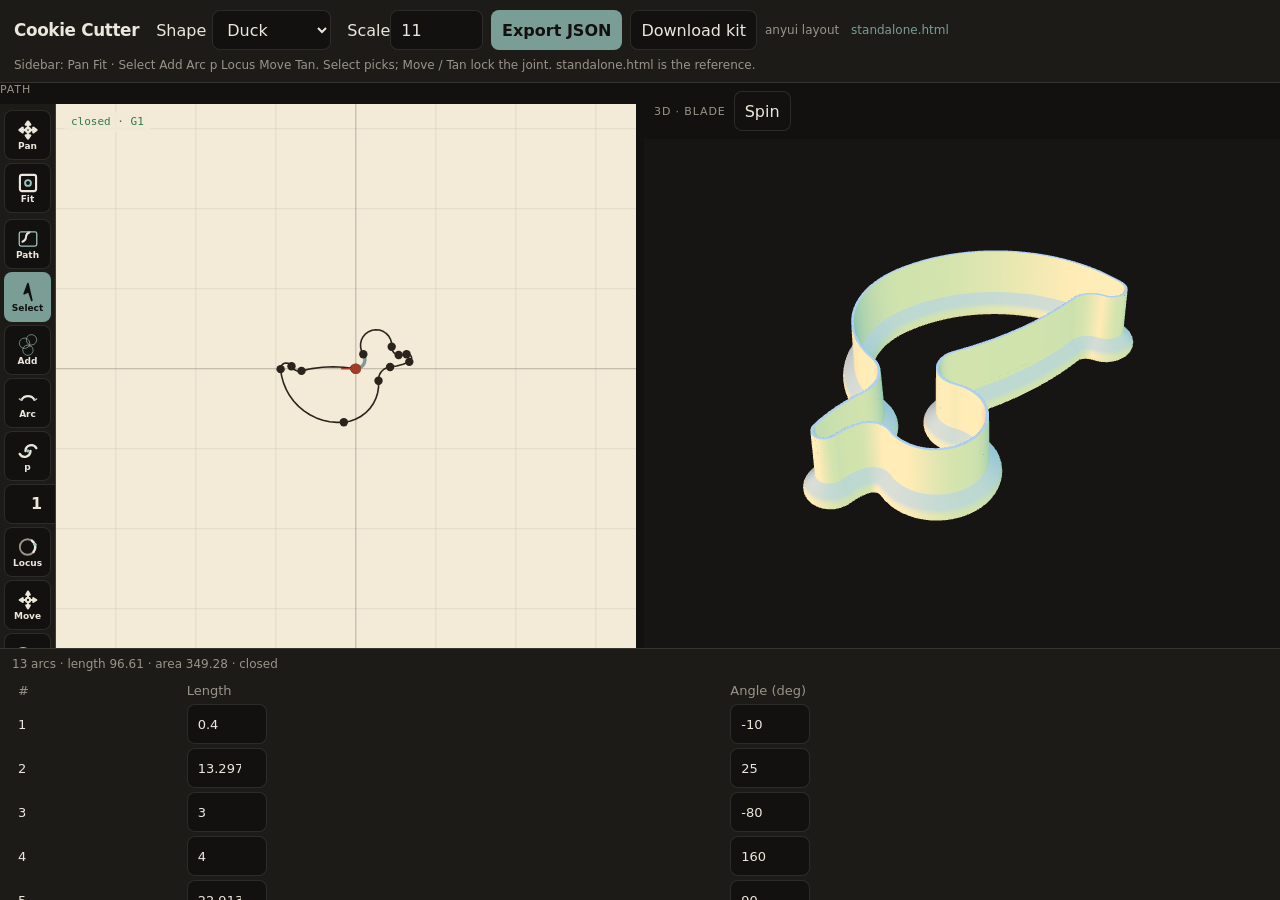
<file: cutter-es6/index_anyui.html>
<!DOCTYPE html>

<html class="cutter-anyui" lang="en">
<head>
<meta charset="utf-8"/>
<meta content="width=device-width, initial-scale=1, viewport-fit=cover" name="viewport"/>
<meta content="yes" name="apple-mobile-web-app-capable"/>
<meta content="yes" name="mobile-web-app-capable"/>
<meta content="black-translucent" name="apple-mobile-web-app-status-bar-style"/>
<meta content="Cutter" name="apple-mobile-web-app-title"/>
<meta content="#12110f" name="theme-color"/>
<link href="./manifest.json" rel="manifest"/>
<link href="./icon-180.png" rel="apple-touch-icon"/>
<link href="./favicon.svg" rel="icon" type="image/svg+xml"/>
<link href="./cutter_anyui.css" rel="stylesheet"/>
<title>Cookie Cutter · anyui</title>
<style>
/* --- Bundled Dynamic Styles --- */
button,input,select,textarea{font-family: inherit;font-size: inherit;border: 1px solid #ccc;border-radius: 0;background-color: white;padding: 4px;box-sizing: border-box;}button:focus,input:focus,select:focus,textarea:focus{outline: none;border-color: #0066cc;box-shadow: 0 0 0 2px rgba(0,102,204,0.1);}</style></head>
<body>
<div id="app"></div>
<script type="text/javascript">(function(global){const _css_promise=Promise.resolve();
const classCounters=new Map();class AnyuiWidget{static debug=false;constructor(initialState={}){try{const className=this.constructor.name;var id=null;if(initialState.id !==undefined){id=String(initialState.id);} else{if(!classCounters.has(className)){classCounters.set(className,0);}
const count=classCounters.get(className);id=`${className}_${String(count).padStart(3, '0')}`;classCounters.set(className,count+1);}
const cachedModel=widgetManager.get_model(id);if(cachedModel){if(this.constructor !==cachedModel.constructor){console.error(`Type mismatch: {id:"${id}", type:"${this.constructor.name}"}, {id:"${cachedModel.id}", type:"${cachedModel.constructor.name}"}`);};return cachedModel;}
this.id=id;this.state={...initialState};this.listeners={};this.widget_manager=widgetManager;this._buffer={};this._esm=null;this._css=_css_promise;widgetManager.register_model(this);}catch(err){console.error(err.message);}}
get(name){return this.state[name];}
set(name,value){this._buffer[name]=value;this.state[name]=value;}
send(content,callbacks=null,buffers=null){if(AnyuiWidget.debug){console.log(`[${this.id}] send() called →`,content);}
if(window.webkit&&window.webkit.messageHandlers&&window.webkit.messageHandlers.anyui){window.webkit.messageHandlers.anyui.postMessage({method:'custom_message',model_id:this.id,content:content,buffers:buffers});}
this.trigger("msg:custom",content,buffers||[]);}
on(event,callback){if(!this.listeners[event]) this.listeners[event]=[];this.listeners[event].push(callback);}
off(event=null,callback=null){if(!event){this.listeners={};return;}
if(!callback){delete this.listeners[event];return;}
if(this.listeners[event]){this.listeners[event]=this.listeners[event].filter(cb=>cb !==callback);if(this.listeners[event].length===0){delete this.listeners[event];}}}
save_changes(){const changes={...this._buffer};this._buffer={};for(const[key,value] of Object.entries(changes)){this.state[key]=value;if(AnyuiWidget.debug){console.log(`[${this.id}] change:${key} →`,value);}
this.trigger(`change:${key}`,value);}
if(window.webkit&&window.webkit.messageHandlers&&window.webkit.messageHandlers.anyui){window.webkit.messageHandlers.anyui.postMessage({method:'update_state',model_id:this.id,changes:changes});}}
trigger(event,...args){const cbs=this.listeners[event]||[];if(AnyuiWidget.debug&&cbs.length>0&&(event.startsWith("change:")||event==="msg:custom")){console.log(`[${this.id}] triggering "${event}" with`,...args);}
cbs.forEach(cb=>cb(...args));}
create_view({el=null,attribs={}}={}){return this.widget_manager.create_view(this,{el:el,attribs:attribs});}}
function toKebabCase(str){return str.replace(/([A-Z])/g,"-$1").replace(/^-/,"").toLowerCase();}
class WidgetManager{constructor(){this.classes=new Map();this.failedClasses=new Set();this.models=new Map();}
register_class(cls){if(cls.tagName){this.classes.set(cls.tagName,cls);}
this.classes.set("anyui-"+toKebabCase(cls.name),cls);this.classes.set(cls.name,cls);}
async getOrLoadClass(tagName){return this.classes.get(tagName)??null;}
register_model(model){this.models.set(model.id,model);}
get_model(id){return this.models.get(id.replace("IPY_MODEL_",""))??null;}
async create_view(model,{el=null,attribs={}}={}){const container=el||document.createElement('div');const className=model.constructor.name;container.style.display="inline-flex";container.style.alignItems="center";container.style.verticalAlign="middle";if(model.state.layout){Object.assign(container.style,model.state.layout);}
if(model._css_promise){try{await model._css_promise;} catch(err){console.warn(`CSS load failed for ${model.constructor.name}:`,err);}}
var cleanup=null;try{const module=model._esm;if(module.initialize&&!model._initialized){await module.initialize({model});model._initialized=true;}
if(module.render){cleanup=await module.render({model,el:container});container._anyui_cleanup=cleanup;}} catch(err){console.error(`[AnyUI] Render Failed for ${className}:`,err);container.innerHTML=`<div style="color:red">Render Error: ${err.message}</div>`;}
return{el:container,cleanup:cleanup};}}
const widgetManager=new WidgetManager();if(!("modules" in global)){global["modules"]={}}
global.modules["anyui-model.js"]={AnyuiWidget,WidgetManager,widgetManager};})(window);(function(global){function render({model,el}){const orientation=model.get("orientation")||"column";const align=(model.state.layout&&model.state.layout.alignItems)||"stretch";el.style.display="flex";el.style.flexDirection=orientation;el.style.alignItems=align;el.style.minWidth="0";el.style.minHeight="0";const container=document.createElement("div");container.className="anyui-box";container.style.display="flex";container.style.gap=model.get("gap")||"8px";container.style.flexDirection=orientation;container.style.flex="1 1 auto";container.style.flexWrap=model.get("wrap")?"wrap":"nowrap";container.style.alignItems=align;container.style.width="100%";container.style.height="100%";container.style.minHeight="0";container.style.minWidth="0";el.appendChild(container);let childCleanups=[];let generation=0;async function update(){const gen=++generation;childCleanups.forEach((cleanup)=>{if(typeof cleanup==="function") cleanup();});childCleanups=[];container.innerHTML="";const nextOrientation=model.get("orientation")||"column";el.style.flexDirection=nextOrientation;container.style.flexDirection=nextOrientation;container.style.flexWrap=model.get("wrap")?"wrap":"nowrap";container.style.gap=model.get("gap")||"8px";const children=model.get("children")||[];for(const child of children){if(!child) continue;try{const child_model=typeof child==="string"?await model.widget_manager.get_model(child.replace("IPY_MODEL_","")):child;if(!child_model) continue;const view=await model.widget_manager.create_view(child_model);if(gen !==generation){if(view.cleanup) view.cleanup();continue;}
container.appendChild(view.el);if(view.cleanup) childCleanups.push(view.cleanup);} catch(err){console.error("Box child render failed",err&&err.message);}}}
model.on("change:children",update);model.on("change:orientation",update);model.on("change:wrap",update);model.on("change:gap",update);update();return()=>{model.off("change:children",update);model.off("change:orientation",update);model.off("change:wrap",update);model.off("change:gap",update);childCleanups.forEach((cleanup)=>cleanup());container.remove();};}
if(!("modules" in global)){global["modules"]={}}
global.modules["box.js"]={default:{render}};})(window);(function(global){let{AnyuiWidget,widgetManager}=modules["anyui-model.js"];let _esm=modules["box.js"].default;const _css_promise=Promise.resolve();class VBox extends AnyuiWidget{constructor(initialState={}){const defaultState={children:[],orientation:"column"};super({...defaultState,...initialState});this._esm=_esm;this._css_promise=_css_promise;}
static{widgetManager.register_class(this);}}
if(!("modules" in global)){global["modules"]={}}
global.modules["v-box-cls.js"]={VBox,default:VBox};})(window);(function(global){let{AnyuiWidget,widgetManager}=modules["anyui-model.js"];let _esm=modules["box.js"].default;const _css_promise=Promise.resolve();class HBox extends AnyuiWidget{constructor(initialState={}){const defaultState={children:[],orientation:"row"};super({...defaultState,...initialState});this._esm=_esm;this._css_promise=_css_promise;}
static{widgetManager.register_class(this);}}
if(!("modules" in global)){global["modules"]={}}
global.modules["h-box-cls.js"]={HBox,default:HBox};})(window);(function(global){function render({model,el}){const btn=document.createElement("button");btn.type="button";const apply=()=>{btn.textContent=model.get("description")||"Click";btn.disabled=!!model.get("disabled");const style=model.get("button_style")||"";btn.className=style?`anyui-btn anyui-btn-${style}`:"anyui-btn";};apply();btn.addEventListener("click",()=>{if(btn.disabled) return;model.send({event:"click"});});model.on("change:description",apply);model.on("change:disabled",apply);model.on("change:button_style",apply);el.appendChild(btn);return()=>{model.off("change:description",apply);model.off("change:disabled",apply);model.off("change:button_style",apply);btn.remove();};}
if(!("modules" in global)){global["modules"]={}}
global.modules["button.js"]={default:{render}};})(window);(function(global){let{AnyuiWidget,widgetManager}=modules["anyui-model.js"];let _esm=modules["button.js"].default;const _css_promise=Promise.resolve();class Button extends AnyuiWidget{constructor(initialState={}){const defaultState={description:"Click",disabled:false,button_style:""};super({...defaultState,...initialState});this._esm=_esm;this._css_promise=_css_promise;}
onClick(cb){this.on("msg:custom",(msg)=>{if(msg&&msg.event==="click") cb(msg);});return this;}
static{widgetManager.register_class(this);}}
if(!("modules" in global)){global["modules"]={}}
global.modules["button-cls.js"]={Button,default:Button};})(window);(function(global){function render({model,el}){el.classList.add("anyui-dropdown-container");const label=document.createElement("label");const select=document.createElement("select");select.style.flex="1";select.style.minWidth="0";select.style.boxSizing="border-box";function applyLabel(){const text=model.get("description")||"";label.textContent=text;label.style.display=text?"inline-block":"none";const style=model.get("style")||{};label.style.minWidth=style.descriptionWidth||"auto";if(style.descriptionWidth){label.style.width=style.descriptionWidth;label.style.textAlign="right";}}
function applyOptions(){const options=model.get("options")||[];const index=model.get("index")??0;select.innerHTML="";options.forEach((opt,idx)=>{const optionEl=document.createElement("option");optionEl.value=String(idx);optionEl.textContent=String(opt);if(idx===index) optionEl.selected=true;select.appendChild(optionEl);});select.value=String(index);}
applyLabel();applyOptions();select.addEventListener("change",()=>{const options=model.get("options")||[];const newIndex=parseInt(select.value,10);model.set("index",newIndex);model.set("value",options[newIndex]);model.save_changes();});model.on("change:description",applyLabel);model.on("change:style",applyLabel);model.on("change:options",applyOptions);model.on("change:index",applyOptions);el.appendChild(label);el.appendChild(select);return()=>{model.off("change:description",applyLabel);model.off("change:style",applyLabel);model.off("change:options",applyOptions);model.off("change:index",applyOptions);el.innerHTML="";};}
if(!("modules" in global)){global["modules"]={}}
global.modules["dropdown.js"]={default:{render}};})(window);(function(global){let{AnyuiWidget,widgetManager}=modules["anyui-model.js"];let _esm=modules["dropdown.js"].default;const _css_promise=Promise.resolve();class Dropdown extends AnyuiWidget{constructor(initialState={}){const defaultState={options:[],index:0,value:undefined,description:"",};super({...defaultState,...initialState});if(this.get("value")===undefined){const options=this.get("options")||[];const index=this.get("index")??0;this.state.value=options[index];}
this._esm=_esm;this._css_promise=_css_promise;}
static{widgetManager.register_class(this);}}
if(!("modules" in global)){global["modules"]={}}
global.modules["dropdown-cls.js"]={Dropdown,default:Dropdown};})(window);(function(global){function render({model,el}){el.innerHTML=model.get("value")||"";model.on("change:value",()=>{el.innerHTML=model.get("value")||"";});}
if(!("modules" in global)){global["modules"]={}}
global.modules["html.js"]={default:{render}};})(window);(function(global){let{AnyuiWidget,widgetManager}=modules["anyui-model.js"];let _esm=modules["html.js"].default;const _css_promise=Promise.resolve();class Html extends AnyuiWidget{constructor(initialState={}){super(initialState);this._esm=_esm;this._css_promise=_css_promise;}
static tagName="anyui-html";static{widgetManager.register_class(this);}}
if(!("modules" in global)){global["modules"]={}}
global.modules["html-cls.js"]={Html,default:Html};})(window);(function(global){function render({model,el}){const label=document.createElement("label");label.textContent=model.get("description")||"";label.style.minWidth=model.get("style")?.descriptionWidth||"140px";label.style.textAlign="right";const input=document.createElement("input");input.type="number";input.step=model.get("step")??"any";input.min=model.get("min")??"any";input.max=model.get("max")??"any";input.value=model.get("value")??0.0;input.disabled=model.get("disabled")??false;input.style.flex="1";input.style.minWidth=0;input.style.boxSizing="border-box";input.addEventListener("change",()=>{let val=parseFloat(input.value);if(isNaN(val)) val=0;model.set("value",val);model.save_changes();});model.on("change:value",()=>{input.value=model.get("value");});model.on("change:description",()=>{label.textContent=model.get("description")||"";});model.on("change:disabled",()=>{input.disabled=model.get("disabled");});if(model.get("description")){el.appendChild(label);}
el.appendChild(input);}
if(!("modules" in global)){global["modules"]={}}
global.modules["float-text.js"]={default:{render}};})(window);(function(global){let{AnyuiWidget,widgetManager}=modules["anyui-model.js"];let _esm=modules["float-text.js"].default;const _css_promise=Promise.resolve();class FloatText extends AnyuiWidget{constructor(initialState={}){super(initialState);this._esm=_esm;this._css_promise=_css_promise;}
static{widgetManager.register_class(this);}}
if(!("modules" in global)){global["modules"]={}}
global.modules["float-text-cls.js"]={FloatText,default:FloatText};})(window);(function(global){function TurtlePathLengthArea(TurtlePath,arcStartAngle=0){let totalLength=0;let totalArea=0;let firstMoment=[0,0];let arcStartPoint=[0,0];let arcEndAngle=0;for(let[arcLength,arcAngle] of TurtlePath){const halfArcAngle=arcAngle/2;const chordAngle=arcStartAngle+halfArcAngle;const cosChordAngle=Math.cos(chordAngle);const sinChordAngle=Math.sin(chordAngle);totalLength+=arcLength;let chordLength;if(arcAngle !==0){if(arcLength !==0){const radius=arcLength/arcAngle;const sinHalfArcAngle=Math.sin(halfArcAngle);chordLength=radius*sinHalfArcAngle*2;const arcSegmentArea=0.5*radius**2*(arcAngle-Math.sin(arcAngle));const y_a=(2/3)*(radius*sinHalfArcAngle)**3;totalArea+=arcSegmentArea;firstMoment[0]+=arcSegmentArea*(arcStartPoint[0]-radius*Math.sin(arcStartAngle))+y_a*sinChordAngle;firstMoment[1]+=arcSegmentArea*(arcStartPoint[1]+radius*Math.cos(arcStartAngle))-y_a*cosChordAngle;} else{chordLength=0;}} else{chordLength=arcLength;}
const arcEndPoint=[arcStartPoint[0]+chordLength*cosChordAngle,arcStartPoint[1]+chordLength*sinChordAngle,];arcEndAngle=arcStartAngle+arcAngle;const triangleArea=(arcStartPoint[0]*arcEndPoint[1]-arcEndPoint[0]*arcStartPoint[1])/2;totalArea+=triangleArea;firstMoment[0]+=(triangleArea*(arcStartPoint[0]+arcEndPoint[0]))/3;firstMoment[1]+=(triangleArea*(arcStartPoint[1]+arcEndPoint[1]))/3;arcStartPoint=arcEndPoint;arcStartAngle=arcEndAngle;}
const centroid=[firstMoment[0]/totalArea,firstMoment[1]/totalArea];return[totalLength,totalArea,arcStartPoint,arcEndAngle,centroid];}
function*Segments2Complex({p0_a0_segs=[[[0,0],[1,0],],[],],scale=1.0,tol=0.05,offs=0,loops=1,return_start=false,}={}){const[p0,a0]=p0_a0_segs[0];const Segs=p0_a0_segs[1];let a=a0.slice();let p=p0.slice();p[0]=p[0]-a[0]*offs;p[1]=p[1]-a[1]*offs;let L=0;if(return_start){yield{point:p.slice(),angle:a.slice(),length:L,segmentIndex:-1};}
let loopcount=0;while(loops===null||loops===Infinity||loopcount<loops){loopcount++;for(let X=0;X<Segs.length;X++){let[l,da]=Segs[X];l*=scale;if(da !==0){let r=l/da;r+=offs;let n;let v;if(r !==0){l=r*da;const dl=2*Math.sqrt(2*Math.abs(r)*tol);n=Math.max(Math.ceil((6*Math.abs(da))/(2*Math.PI)),Math.floor(l/dl)+1,);const dda2=[Math.cos((0.5*da)/n),Math.sin((0.5*da)/n)];v=[2*r*dda2[1]*dda2[0],2*r*dda2[1]*dda2[1]];v=[v[0]*a[0]-v[1]*a[1],v[0]*a[1]+v[1]*a[0]];} else{n=1;v=[0,0];}
const dda=[Math.cos(da/n),Math.sin(da/n)];for(let i=0;i<n;i++){L+=l/n;p[0]+=v[0];p[1]+=v[1];a=[a[0]*dda[0]-a[1]*dda[1],a[0]*dda[1]+a[1]*dda[0]];yield{point:p.slice(),angle:a.slice(),length:L,segmentIndex:X};v=[v[0]*dda[0]-v[1]*dda[1],v[0]*dda[1]+v[1]*dda[0]];}} else{L+=l;p[0]+=l*a[0];p[1]+=l*a[1];yield{point:p.slice(),angle:a.slice(),length:L,segmentIndex:X};}}
if(loops===1) break;}}
function plot_segments(ctx,{p0=[0,0],a0=[1,0],segs=[],scale=1.0,tol=0.05,offs=0,loops=1,return_start=true,}={},){const gen=Segments2Complex({p0_a0_segs:[[p0,a0],segs,],scale,tol,offs:0,loops,return_start,});ctx.beginPath();const first=gen.next();if(first.done) return;const{point,angle}=first.value;const[cos_ang,sin_ang]=angle;ctx.moveTo(point[0]-offs*sin_ang,point[1]+offs*cos_ang);for(const step of gen){const[c,s]=step.angle;ctx.lineTo(step.point[0]-offs*s,step.point[1]+offs*c);}
ctx.stroke();}
if(!("modules" in global)){global["modules"]={}}
global.modules["turtle-graphics.js"]={TurtlePathLengthArea,Segments2Complex,plot_segments};})(window);(function(global){let{Segments2Complex,TurtlePathLengthArea}=modules["turtle-graphics.js"];const DEG=Math.PI/180;function headingFromDeg(deg){const r=deg*DEG;return[Math.cos(r),Math.sin(r)];}
function segsToRadians(turtlePath){return turtlePath.map(([l,a])=>[Number(l),Number(a)*DEG]);}
function walkPath(outline,{scale=1,tol=0.05,returnStart=true}={}){const startPoint=outline.startPoint||[0,0];const startAngle=outline.startAngle??0;const a0=headingFromDeg(startAngle);const p0=[startPoint[0]*scale,startPoint[1]*scale];const segs=segsToRadians(outline.turtlePath||[]);return Array.from(Segments2Complex({p0_a0_segs:[[p0,a0],segs],scale,tol,loops:1,return_start:returnStart,}),);}
function outlineToEpath(outline,{scale=1,tol=0.05}={}){return walkPath(outline,{scale,tol,returnStart:false}).map(({point,angle})=>[point,angle,]);}
function pathStats(outline,{scale=1}={}){const segs=segsToRadians(outline.turtlePath||[]).map(([l,a])=>[l*scale,a]);const startAngle=(outline.startAngle??0)*DEG;const[length,area,end,endAngle,centroid]=TurtlePathLengthArea(segs,startAngle);const start=outline.startPoint||[0,0];const dx=end[0]-start[0]*scale;const dy=end[1]-start[1]*scale;const gap=Math.hypot(dx,dy);return{length,area,end,endAngle,centroid,gap,closed:gap<0.35*scale};}
function boundsOf(points){let minX=Infinity,minY=Infinity,maxX=-Infinity,maxY=-Infinity;for(const p of points){if(p[0]<minX) minX=p[0];if(p[1]<minY) minY=p[1];if(p[0]>maxX) maxX=p[0];if(p[1]>maxY) maxY=p[1];}
if(!isFinite(minX)) return{minX:-1,minY:-1,maxX:1,maxY:1,cx:0,cy:0,w:2,h:2};return{minX,minY,maxX,maxY,cx:(minX+maxX)/2,cy:(minY+maxY)/2,w:Math.max(maxX-minX,1e-6),h:Math.max(maxY-minY,1e-6),};}
function centerEpath(epath){const b=boundsOf(epath.map(([p])=>p));return epath.map(([p,a])=>[[p[0]-b.cx,p[1]-b.cy],a]);}
function fitArc(start,headingRad,end){const dx=end[0]-start[0];const dy=end[1]-start[1];const chord=Math.hypot(dx,dy);if(chord<1e-8) return{len:0,ang:0};const chordHdg=Math.atan2(dy,dx);let half=chordHdg-headingRad;while(half>Math.PI) half-=2*Math.PI;while(half<-Math.PI) half+=2*Math.PI;const ang=2*half;let len;if(Math.abs(ang)<1e-6){len=chord;} else{len=(ang*chord)/(2*Math.sin(ang/2));}
return{len,ang:ang/DEG};}
function serializeOutline(outline){return JSON.stringify({name:outline.name||"Custom",startPoint:outline.startPoint||[0,0],startAngle:outline.startAngle??0,turtlePath:outline.turtlePath,},null,2,);}
function parseOutline(text){const t=text.trim();if(t.startsWith("{")||t.startsWith("[")){const data=JSON.parse(t);if(Array.isArray(data)){return{name:"Custom",startPoint:[0,0],startAngle:0,turtlePath:data};}
const path=data.turtlePath||data.segs||data.segments;if(!path) throw new Error("JSON has no turtlePath");return{name:data.name||"Custom",startPoint:data.startPoint||[0,0],startAngle:data.startAngle??0,turtlePath:path.map((s)=>Array.isArray(s)?[Number(s[0]),Number(s[1])]:[Number(s.len),Number(s.ang)],),};}
const turtlePath=[];for(const line of t.split(/\r?\n/)){const clean=line.replace(/[\[\]]/g,"").trim();if(!clean) continue;const parts=clean.split(/[,\s]+/).map(Number).filter((n)=>!Number.isNaN(n));for(let i=0;i+1<parts.length;i+=2){turtlePath.push([parts[i],parts[i+1]]);}}
if(!turtlePath.length) throw new Error("No segments found");return{name:"Custom",startPoint:[0,0],startAngle:0,turtlePath};}
if(!("modules" in global)){global["modules"]={}}
global.modules["path-utils.js"]={DEG,headingFromDeg,segsToRadians,walkPath,outlineToEpath,pathStats,boundsOf,centerEpath,fitArc,serializeOutline,parseOutline};})(window);(function(global){let{DEG,fitArc}=modules["path-utils.js"];const G0_GAP=0.02;const G1_HEADING_RAD=(0.35*Math.PI)/180;function wrapPi(a){const t=a+Math.PI;return t-2*Math.PI*Math.floor(t/(2*Math.PI))-Math.PI;}
function sinc(x){return Math.abs(x)<1e-12?1:Math.sin(x)/x;}
function stepArc(point,heading,len,ang){const half=ang/2;const chord=Number(len)*sinc(half);const ch=heading+half;return{point:[point[0]+chord*Math.cos(ch),point[1]+chord*Math.sin(ch)],heading:heading+ang,};}
function walkExact(outline){let p=(outline.startPoint||[0,0]).slice();let h=(outline.startAngle??0)*DEG;const poses=[{point:p.slice(),heading:h,i:-1}];const segs=outline.turtlePath||[];for(let i=0;i<segs.length;i++){const[len,angDeg]=segs[i];const next=stepArc(p,h,Number(len),Number(angDeg)*DEG);p=next.point;h=next.heading;poses.push({point:p.slice(),heading:h,i});}
return poses;}
function poseBefore(outline,idx){const n=(outline.turtlePath||[]).length;const i=Math.max(0,Math.min(idx,n));const prefix={...outline,turtlePath:(outline.turtlePath||[]).slice(0,i),};const poses=walkExact(prefix);return poses[poses.length-1];}
function closureInfo(outline){const poses=walkExact(outline);const start=poses[0];const end=poses[poses.length-1];const dx=end.point[0]-start.point[0];const dy=end.point[1]-start.point[1];const gap=Math.hypot(dx,dy);const dHeading=wrapPi(end.heading-start.heading);const g0=gap<=G0_GAP;const g1=g0&&Math.abs(dHeading)<=G1_HEADING_RAD;return{startPoint:start.point,startHeading:start.heading,endPoint:end.point,endHeading:end.heading,gap,dHeading,dHeadingDeg:dHeading/DEG,g0,g1,n:(outline.turtlePath||[]).length,};}
function lengthsForTurns(A,alpha,B,d0,d1){const u0s=sinc(d0/2);const u1s=sinc(d1/2);const a0=alpha+d0/2;const a1=alpha+d0+d1/2;const u0x=u0s*Math.cos(a0);const u0y=u0s*Math.sin(a0);const u1x=u1s*Math.cos(a1);const u1y=u1s*Math.sin(a1);const det=u0x*u1y-u0y*u1x;if(!Number.isFinite(det)||Math.abs(det)<1e-14) return null;const dx=B[0]-A[0];const dy=B[1]-A[1];const L0=(dx*u1y-dy*u1x)/det;const L1=(u0x*dy-u0y*dx)/det;if(!Number.isFinite(L0)||!Number.isFinite(L1)) return null;return[L0,L1];}
function scoreBiarc(L0,d0,L1,d1,hint){const big=Math.abs(L0)+Math.abs(L1);if(big>1e6) return Infinity;let s=0;if(hint){const[hL0,hD0,hL1,hD1]=hint;s+=(L0-hL0)**2+(L1-hL1)**2;s+=4*(d0-hD0)**2+4*(d1-hD1)**2;} else{s+=Math.abs(L0)+Math.abs(L1);s+=0.35*(Math.abs(d0)+Math.abs(d1));}
if(L0<0) s+=2.5*Math.abs(L0);if(L1<0) s+=2.5*Math.abs(L1);return s;}
function consider(candidates,L0,d0,L1,d1,hint,extra=0){if(![L0,d0,L1,d1].every(Number.isFinite)) return;if(Math.abs(L0)+Math.abs(L1)>1e6) return;candidates.push({segs:[L0,d0,L1,d1],score:scoreBiarc(L0,d0,L1,d1,hint)+extra,});}
function headingErrForL0(A,alpha,B,beta,L0,d0){const mid=stepArc(A,alpha,L0,d0);const second=fitArc(mid.point,mid.heading,B);const d1=second.ang*DEG;return{err:wrapPi(mid.heading+d1-beta),L1:second.len,d1,mid,};}
function solveL0ForTurn(A,alpha,B,beta,d0,hint){const gap=Math.hypot(B[0]-A[0],B[1]-A[1]);const span=Math.max(gap*4,hint?Math.abs(hint[0])*3:1,2);let bestL=hint?hint[0]:span/4;let best=headingErrForL0(A,alpha,B,beta,bestL,d0);for(let i=0;i<=40;i++){const L0=-span+(2*span*i)/40;const cur=headingErrForL0(A,alpha,B,beta,L0,d0);if(Math.abs(cur.err)<Math.abs(best.err)){best=cur;bestL=L0;}}
for(let n=0;n<8;n++){const h=Math.max(1e-4,Math.abs(bestL)*1e-4);const f0=headingErrForL0(A,alpha,B,beta,bestL,d0).err;const fp=headingErrForL0(A,alpha,B,beta,bestL+h,d0).err;const deriv=(fp-f0)/h;if(Math.abs(deriv)<1e-10) break;bestL-=f0/deriv;if(!Number.isFinite(bestL)||Math.abs(bestL)>span*8) break;}
best=headingErrForL0(A,alpha,B,beta,bestL,d0);return{L0:bestL,...best};}
function leftNormal(heading){return[-Math.sin(heading),Math.cos(heading)];}
function signedAngle(ux,uy,vx,vy){return wrapPi(Math.atan2(vy,vx)-Math.atan2(uy,ux));}
function scanRadiusFamily(A,alpha,B,beta,hint,candidates){const n0=leftNormal(alpha);const n1=leftNormal(beta);const V=[B[0]-A[0],B[1]-A[1]];const gap=Math.hypot(V[0],V[1]);const scale=Math.max(gap,0.5);const radii=[];const addR=(r)=>{if(!Number.isFinite(r)||Math.abs(r)<1e-6) return;if(radii.some((x)=>Math.abs(x-r)<1e-4)) return;radii.push(r);};if(hint){if(Math.abs(hint[1])>1e-8) addR(hint[0]/hint[1]);if(Math.abs(hint[3])>1e-8) addR(hint[2]/hint[3]);}
for(let i=1;i<=16;i++){addR((i/4)*scale);addR((-i/4)*scale);}
for(const r0 of radii){const Wx=V[0]+r0*n0[0];const Wy=V[1]+r0*n0[1];const n1w=Wx*n1[0]+Wy*n1[1];const w2=Wx*Wx+Wy*Wy;for(const kind of[-1,1]){const denom=2*(kind*r0-n1w);if(Math.abs(denom)<1e-12) continue;const r1=(r0*r0-w2)/denom;if(!Number.isFinite(r1)||Math.abs(r1)<1e-6) continue;const C0=[A[0]+r0*n0[0],A[1]+r0*n0[1]];const C1=[B[0]+r1*n1[0],B[1]+r1*n1[1]];const d=Math.hypot(C1[0]-C0[0],C1[1]-C0[1]);const want=Math.abs(r0-kind*r1);if(Math.abs(d-want)>1e-3*Math.max(1,d)) continue;if(d<1e-10) continue;const dir=[(C1[0]-C0[0])/d,(C1[1]-C0[1])/d];for(const s of[1,-1]){const J=[C0[0]+s*Math.abs(r0)*dir[0],C0[1]+s*Math.abs(r0)*dir[1]];const d0=signedAngle(A[0]-C0[0],A[1]-C0[1],J[0]-C0[0],J[1]-C0[1]);const d1=signedAngle(J[0]-C1[0],J[1]-C1[1],B[0]-C1[0],B[1]-C1[1]);let a0=d0;let a1=d1;if(r0<0&&a0>1e-8) a0-=2*Math.PI;if(r0>0&&a0<-1e-8) a0+=2*Math.PI;if(r1<0&&a1>1e-8) a1-=2*Math.PI;if(r1>0&&a1<-1e-8) a1+=2*Math.PI;consider(candidates,r0*a0,a0,r1*a1,a1,hint,0);}}}}
function scanFitArcFamily(A,alpha,B,beta,hint,candidates){const d0s=[];const addD0=(v)=>{if(d0s.some((x)=>Math.abs(x-v)<1e-4)) return;d0s.push(v);};if(hint){for(let i=-16;i<=16;i++) addD0(hint[1]+i*0.1);}
for(let i=-18;i<=18;i++){if(i===0) continue;addD0((i*Math.PI)/9);}
for(const d0 of d0s){const sol=solveL0ForTurn(A,alpha,B,beta,d0,hint);if(Math.abs(sol.err)>0.015) continue;consider(candidates,sol.L0,d0,sol.L1,sol.d1,hint,Math.abs(sol.err)*8);}}
function fitBiarc(A,alpha,B,beta,hint){const Omega=wrapPi(beta-alpha);const totals=[];const addTotal=(t)=>{if(!totals.some((x)=>Math.abs(x-t)<1e-9)) totals.push(t);};if(hint){const hintTurn=hint[1]+hint[3];const kHint=Math.round((hintTurn-Omega)/(2*Math.PI));addTotal(Omega+2*Math.PI*kHint);}
for(const k of[0,1,-1,2,-2]) addTotal(Omega+2*Math.PI*k);const candidates=[];const push=(d0,total)=>{const d1=total-d0;const lens=lengthsForTurns(A,alpha,B,d0,d1);if(!lens) return;consider(candidates,lens[0],d0,lens[1],d1,hint,0.15*Math.abs(total));};for(const total of totals){if(hint){const center=hint[1];for(let i=-48;i<=48;i++) push(center+i*0.04,total);for(let k=-2;k<=2;k++) push(center+k*Math.PI,total);} else{for(let i=-60;i<=60;i++){if(i===0) continue;push(i*0.05,total);}
push(total/2,total);}}
scanRadiusFamily(A,alpha,B,beta,hint,candidates);scanFitArcFamily(A,alpha,B,beta,hint,candidates);const verified=[];for(const c of candidates){const[L0,d0,L1,d1]=c.segs;const mid=stepArc(A,alpha,L0,d0);const end=stepArc(mid.point,mid.heading,L1,d1);const g=Math.hypot(end.point[0]-B[0],end.point[1]-B[1]);const h=Math.abs(wrapPi(end.heading-beta));if(g>G0_GAP||h>G1_HEADING_RAD) continue;verified.push({...c,score:c.score+g*20+h*40});}
if(!verified.length) return null;verified.sort((a,b)=>a.score-b.score);const best=verified[0].segs;return{segsRad:best,segsDeg:[[roundN(best[0],5),roundN(best[1]/DEG,4)],[roundN(best[2],5),roundN(best[3]/DEG,4)],],};}
function chainNet(segsDeg){let p=[0,0];let h=0;for(const[len,angDeg] of segsDeg){const next=stepArc(p,h,Number(len),Number(angDeg)*DEG);p=next.point;h=next.heading;}
return{disp:p,turn:h};}
function lengthsForEndArcs(theta0,net,d0,dL){const th1=theta0+d0;const th2=th1+net.turn;const u0s=sinc(d0/2);const uLs=sinc(dL/2);const a0=theta0+d0/2;const aL=th2+dL/2;const u0x=u0s*Math.cos(a0);const u0y=u0s*Math.sin(a0);const uLx=uLs*Math.cos(aL);const uLy=uLs*Math.sin(aL);const det=u0x*uLy-u0y*uLx;if(!Number.isFinite(det)||Math.abs(det)<1e-14) return null;const mx=net.disp[0]*Math.cos(th1)-net.disp[1]*Math.sin(th1);const my=net.disp[0]*Math.sin(th1)+net.disp[1]*Math.cos(th1);const rx=-mx;const ry=-my;const s0=(rx*uLy-ry*uLx)/det;const sL=(u0x*ry-u0y*rx)/det;if(!Number.isFinite(s0)||!Number.isFinite(sL)) return null;return[s0,sL];}
function fitEndArcs(theta0,net,hint){const Omega=wrapPi(-(net.turn));const totals=[];const addTotal=(t)=>{if(!totals.some((x)=>Math.abs(x-t)<1e-9)) totals.push(t);};if(hint){const hintTurn=hint[1]+hint[3];addTotal(hintTurn);const kHint=Math.round((hintTurn-Omega)/(2*Math.PI));addTotal(Omega+2*Math.PI*kHint);}
for(const k of[0,1,-1,2,-2]) addTotal(Omega+2*Math.PI*k);const candidates=[];const push=(d0,total)=>{const dL=total-d0;const lens=lengthsForEndArcs(theta0,net,d0,dL);if(!lens) return;consider(candidates,lens[0],d0,lens[1],dL,hint,0.12*Math.abs(total));};for(const total of totals){if(hint){const center=hint[1];for(let i=-48;i<=48;i++) push(center+i*0.04,total);for(let k=-2;k<=2;k++) push(center+k*Math.PI,total);} else{for(let i=-60;i<=60;i++){if(i===0) continue;push(i*0.05,total);}
push(total/2,total);}}
const verified=[];for(const c of candidates){const[s0,d0,sL,dL]=c.segs;const first=stepArc([0,0],theta0,s0,d0);const midX=net.disp[0]*Math.cos(first.heading)-net.disp[1]*Math.sin(first.heading);const midY=net.disp[0]*Math.sin(first.heading)+net.disp[1]*Math.cos(first.heading);const p2=[first.point[0]+midX,first.point[1]+midY];const th2=first.heading+net.turn;const end=stepArc(p2,th2,sL,dL);const g=Math.hypot(end.point[0],end.point[1]);const h=Math.abs(wrapPi(end.heading-theta0));if(g>G0_GAP||h>G1_HEADING_RAD) continue;verified.push({...c,score:c.score+g*20+h*40});}
if(!verified.length) return null;verified.sort((a,b)=>a.score-b.score);const best=verified[0].segs;return{segsRad:best,segsDeg:[[roundN(best[0],5),roundN(best[1]/DEG,4)],[roundN(best[2],5),roundN(best[3]/DEG,4)],],};}
function closeG0(outline){const segs=(outline.turtlePath||[]).map((s)=>[Number(s[0]),Number(s[1])]);if(!segs.length) return cloneOutline(outline);const start=poseBefore(outline,0);const pre=poseBefore(outline,segs.length-1);const fitted=fitArc(pre.point,pre.heading,start.point);segs[segs.length-1]=[roundN(fitted.len,5),roundN(fitted.ang,4)];return{...cloneOutline(outline),turtlePath:segs};}
function closeEnds(outline){const src=cloneOutline(outline);if(closureInfo(src).g1) return src;const segs=src.turtlePath.map((s)=>[Number(s[0]),Number(s[1])]);if(segs.length<2) return closeG1(src,{mode:"append"});const start=poseBefore(src,0);const net=chainNet(segs.slice(1,-1));const a=segs[0];const b=segs[segs.length-1];const hint=[a[0],a[1]*DEG,b[0],b[1]*DEG];const fitted=fitEndArcs(start.heading,net,hint);if(!fitted) return src;segs[0]=fitted.segsDeg[0];segs[segs.length-1]=fitted.segsDeg[1];return{...src,turtlePath:segs};}
function closeG1(outline,{mode="adjust"}={}){const src=cloneOutline(outline);const info=closureInfo(src);if(info.g1) return src;const segs=src.turtlePath.map((s)=>[Number(s[0]),Number(s[1])]);const target=poseBefore(src,0);if(mode==="append"||segs.length<2){if(!segs.length) return src;const end=poseBefore(src,segs.length);const fitted=fitBiarc(end.point,end.heading,target.point,target.heading,null);if(!fitted) return src;return{...src,turtlePath:segs.concat(fitted.segsDeg)};}
const pre=poseBefore(src,segs.length-2);const a=segs[segs.length-2];const b=segs[segs.length-1];const hint=[a[0],a[1]*DEG,b[0],b[1]*DEG];const fitted=fitBiarc(pre.point,pre.heading,target.point,target.heading,hint);if(!fitted) return src;segs[segs.length-2]=fitted.segsDeg[0];segs[segs.length-1]=fitted.segsDeg[1];return{...src,turtlePath:segs};}
function solveIll(AT_A,ATb,lam){const n=ATb.length;const M=AT_A.map((row,i)=>row.map((v,j)=>v+(i===j?lam:0)));const x=ATb.slice();for(let k=0;k<n;k++){let piv=k;for(let i=k+1;i<n;i++) if(Math.abs(M[i][k])>Math.abs(M[piv][k])) piv=i;if(Math.abs(M[piv][k])<1e-14) return null;if(piv !==k){[M[k],M[piv]]=[M[piv],M[k]];[x[k],x[piv]]=[x[piv],x[k]];}
const diag=M[k][k];for(let j=k;j<n;j++) M[k][j]/=diag;x[k]/=diag;for(let i=0;i<n;i++){if(i===k) continue;const f=M[i][k];for(let j=k;j<n;j++) M[i][j]-=f*M[k][j];x[i]-=f*x[k];}}
return x;}
function closeSpread(outline,{keepTotalLength=true}={}){const src=cloneOutline(outline);if(closureInfo(src).g1) return src;const segs=src.turtlePath.map((s)=>[Number(s[0]),Number(s[1])*DEG]);if(segs.length<2) return src;const start=poseBefore(src,0);const bendable=[];const stretchable=[];for(let i=0;i<segs.length;i++){if(Math.abs(segs[i][1])>1e-12) bendable.push(i);if(Math.abs(segs[i][0])>1e-12) stretchable.push(i);}
if(!bendable.length||stretchable.length<2) return src;const angSum=segs.reduce((s,seg)=>s+seg[1],0);const mismatch=wrapPi(angSum-start.heading+start.heading);const headErr=wrapPi(angSum);const share=headErr/bendable.length;for(const i of bendable) segs[i][1]-=share;const n=segs.length;const headings=new Array(n+1);headings[0]=start.heading;for(let i=0;i<n;i++) headings[i+1]=headings[i]+segs[i][1];const vi=segs.map((seg,i)=>{const chord=seg[0]*sinc(seg[1]/2);const h=headings[i]+seg[1]/2;return[chord*Math.cos(h),chord*Math.sin(h)];});let px=0;let py=0;for(const v of vi){px+=v[0];py+=v[1];}
const bx=px-0;const by=py-0;const m=stretchable.length;const cols=keepTotalLength?m:m;const rows=keepTotalLength?3:2;const A=Array.from({length:rows},()=>Array(m).fill(0));const b=keepTotalLength?[bx,by,0]:[bx,by];let origLen=0;stretchable.forEach((si,j)=>{A[0][j]=vi[si][0];A[1][j]=vi[si][1];origLen+=segs[si][0];if(keepTotalLength) A[2][j]=segs[si][0];});const ATA=Array.from({length:m},()=>Array(m).fill(0));const ATb=Array(m).fill(0);for(let i=0;i<m;i++){for(let j=0;j<m;j++){let s=0;for(let r=0;r<rows;r++) s+=A[r][i]*A[r][j];ATA[i][j]=s;}
let t=0;for(let r=0;r<rows;r++) t+=A[r][i]*b[r];ATb[i]=t;}
const a=solveIll(ATA,ATb,1e-6);if(!a) return src;stretchable.forEach((si,j)=>{segs[si][0]*=1-a[j];});return{...src,turtlePath:segs.map(([len,ang])=>[roundN(len,5),roundN(ang/DEG,4)]),};}
const CLOSE_MODES=["ends","last-two","append","spread","corner"];function closePath(outline,opts={}){const n=(outline.turtlePath||[]).length;if(n<=0) return cloneOutline(outline);const mode=opts.mode||"ends";if(opts.smooth===false||opts.g1===false||mode==="corner") return closeG0(outline);if(mode==="append") return closeG1(outline,{mode:"append"});if(mode==="last-two"||mode==="adjust"||mode==="tail") return closeG1(outline,{mode:"adjust"});if(mode==="spread"||mode==="snap") return closeSpread(outline,opts);return closeEnds(outline);}
function cloneOutline(o={}){return{name:o.name||"Custom",startPoint:(o.startPoint||[0,0]).slice(),startAngle:o.startAngle??0,turtlePath:(o.turtlePath||[]).map((s)=>[Number(s[0]),Number(s[1])]),};}
function roundN(v,n){const f=10**n;return Math.round(v*f)/f;}
if(!("modules" in global)){global["modules"]={}}
global.modules["close-path.js"]={G0_GAP,G1_HEADING_RAD,wrapPi,sinc,stepArc,walkExact,poseBefore,closureInfo,lengthsForTurns,fitBiarc,chainNet,lengthsForEndArcs,fitEndArcs,closeG0,closeEnds,closeG1,closeSpread,CLOSE_MODES,closePath};})(window);(function(global){let{walkPath,boundsOf}=modules["path-utils.js"];let{walkExact}=modules["close-path.js"];const STROKE_ROLES=["ink","accent","muted","danger"];function normalizeStroke(s={}){return{id:s.id||"",name:s.name||"",startPoint:(s.startPoint||[0,0]).map(Number),startAngle:s.startAngle??0,turtlePath:(s.turtlePath||[]).map((seg)=>[Number(seg[0]),Number(seg[1])]),stroke:s.stroke||"ink",width:s.width==null?1.6:Number(s.width),fill:s.fill||null,};}
function normalizeDrawing(d={}){const paths=(Array.isArray(d.paths)?d.paths.map(normalizeStroke):d.turtlePath?[normalizeStroke(d)]:[]).map((s,i)=>(s.id?s:{...s,id:`p${i + 1}`}));return{name:d.name||"Untitled",id:d.id||null,paths,active:clampIndex(d.active,paths.length),};}
function blankStroke(name=""){return normalizeStroke({name,startPoint:[0,0],startAngle:0,turtlePath:[],stroke:"ink",width:1.6,});}
function blankDrawing(name="Untitled"){return normalizeDrawing({name,paths:[blankStroke()],active:0,});}
function cloneDrawing(d){return normalizeDrawing(JSON.parse(JSON.stringify(normalizeDrawing(d))));}
function activeStroke(d){const doc=normalizeDrawing(d);if(!doc.paths.length) return blankStroke();return doc.paths[doc.active];}
function withActiveStroke(d,stroke){const doc=cloneDrawing(d);if(!doc.paths.length) doc.paths=[normalizeStroke(stroke)];else doc.paths[doc.active]=normalizeStroke({...doc.paths[doc.active],...stroke});return doc;}
function outlineFromStroke(stroke){const s=normalizeStroke(stroke);return{name:s.name||"Stroke",startPoint:s.startPoint.slice(),startAngle:s.startAngle,turtlePath:s.turtlePath.map((seg)=>seg.slice()),};}
function strokeFromOutline(outline,paint={}){return normalizeStroke({...outline,stroke:paint.stroke||"ink",width:paint.width??1.6,fill:paint.fill||null,name:paint.name||outline.name||"",});}
function serializeDrawing(d){const doc=normalizeDrawing(d);return JSON.stringify({name:doc.name,id:doc.id,paths:doc.paths.map((s)=>({id:s.id||undefined,name:s.name||undefined,startPoint:s.startPoint,startAngle:s.startAngle,turtlePath:s.turtlePath,stroke:s.stroke,width:s.width,fill:s.fill||undefined,})),},null,2,);}
function parseDrawing(text){const data=JSON.parse(text);if(Array.isArray(data)){return normalizeDrawing({name:"Untitled",paths:[{turtlePath:data}]});}
if(data.paths) return normalizeDrawing(data);if(data.turtlePath){return normalizeDrawing({name:data.name||"Untitled",paths:[data],});}
throw new Error("JSON has no paths or turtlePath");}
function sampleStroke(stroke,{tol=0.08}={}){return walkPath(outlineFromStroke(stroke),{scale:1,tol,returnStart:true});}
function drawingPoints(d,{tol=0.08}={}){const pts=[];for(const s of normalizeDrawing(d).paths){const samples=sampleStroke(s,{tol});for(const row of samples) pts.push(row.point);if(!samples.length) pts.push((s.startPoint||[0,0]).slice());}
return pts;}
function drawingBounds(d){return boundsOf(drawingPoints(d));}
function posesOf(stroke){return walkExact(outlineFromStroke(stroke));}
function clampIndex(i,n){if(!n) return 0;const v=Number(i);if(!Number.isFinite(v)) return 0;return Math.max(0,Math.min(n-1,v|0));}
if(!("modules" in global)){global["modules"]={}}
global.modules["drawing-doc.js"]={STROKE_ROLES,normalizeStroke,normalizeDrawing,blankStroke,blankDrawing,cloneDrawing,activeStroke,withActiveStroke,outlineFromStroke,strokeFromOutline,serializeDrawing,parseDrawing,sampleStroke,drawingPoints,drawingBounds,posesOf};})(window);(function(global){let{DEG,fitArc}=modules["path-utils.js"];let{stepArc,walkExact,wrapPi}=modules["close-path.js"];function lastPose(outline){const poses=walkExact(outline);return poses[poses.length-1];}
function wrapDeg(d){return wrapPi(d*DEG)/DEG;}
function rotateStroke(stroke,deg,origin=[0,0]){const φ=deg*DEG;const c=Math.cos(φ);const s=Math.sin(φ);const[x,y]=stroke.startPoint||[0,0];const[ox,oy]=origin;const dx=x-ox;const dy=y-oy;return{...stroke,startPoint:[ox+c*dx-s*dy,oy+s*dx+c*dy],startAngle:(stroke.startAngle??0)+deg,turtlePath:(stroke.turtlePath||[]).map((seg)=>[seg[0],seg[1]]),};}
function mirrorStroke(stroke,axisDeg=0,origin=[0,0]){const unrot=rotateStroke(stroke,-axisDeg,origin);const flipped={...unrot,startPoint:[unrot.startPoint[0],2*origin[1]-unrot.startPoint[1]],startAngle:-(unrot.startAngle??0),turtlePath:(unrot.turtlePath||[]).map(([len,ang])=>[len,-ang]),};return rotateStroke(flipped,axisDeg,origin);}
function appendStroke(a,b){const end=lastPose(a);const bStart=b.startPoint||[0,0];const bH=(b.startAngle??0)*DEG;const segs=(a.turtlePath||[]).map((seg)=>seg.slice());const dx=bStart[0]-end.point[0];const dy=bStart[1]-end.point[1];if(Math.hypot(dx,dy)>1e-8){const fit=fitArc(end.point,end.heading,bStart);segs.push([fit.len,fit.ang]);const after=stepArc(end.point,end.heading,fit.len,fit.ang*DEG);const spin=wrapDeg((bH-after.heading)/DEG);if(Math.abs(spin)>1e-6) segs.push([0,spin]);} else{const spin=wrapDeg((bH-end.heading)/DEG);if(Math.abs(spin)>1e-6) segs.push([0,spin]);}
for(const seg of b.turtlePath||[]) segs.push([seg[0],seg[1]]);return{...a,turtlePath:segs,};}
function repeatRotate(stroke,n,deg,origin=[0,0]){let acc=stroke;for(let i=1;i<n;i++) acc=appendStroke(acc,rotateStroke(stroke,i*deg,origin));return acc;}
function tracePoints(points,startAngle=0,paint={}){if(!points.length){return{startPoint:[0,0],startAngle,turtlePath:[],...paint,};}
const segs=[];let h=startAngle;for(let i=1;i<points.length;i++){const a=points[i-1];const b=points[i];const want=(Math.atan2(b[1]-a[1],b[0]-a[0])*180)/Math.PI;const turn=wrapDeg(want-h);if(Math.abs(turn)>1e-6) segs.push([0,turn]);const len=Math.hypot(b[0]-a[0],b[1]-a[1]);if(len>1e-9) segs.push([len,0]);h=want;}
return{startPoint:points[0].slice(),startAngle,turtlePath:segs,stroke:paint.stroke||"ink",width:paint.width,fill:paint.fill||null,name:paint.name||"",id:paint.id||"",};}
function appendSegs(stroke,extra){return{...stroke,turtlePath:[...(stroke.turtlePath||[]),...extra],};}
if(!("modules" in global)){global["modules"]={}}
global.modules["path-xform.js"]={lastPose,wrapDeg,rotateStroke,mirrorStroke,appendStroke,repeatRotate,tracePoints,appendSegs};})(window);(function(global){let{DEG}=modules["path-utils.js"];let{stepArc}=modules["close-path.js"];let{drawingBounds,normalizeDrawing,normalizeStroke}=modules["drawing-doc.js"];let{appendSegs,appendStroke,mirrorStroke,repeatRotate,rotateStroke,tracePoints,}=modules["path-xform.js"];const ICON_THEMES={dark:{ink:"#ece7dc",accent:"#9bc4bb",muted:"#9a9488",danger:"#e07070",paper:"none",},light:{ink:"#2a241c",accent:"#3f6f68",muted:"#8a8478",danger:"#a33b2b",paper:"#f3ead8",},};const W=2.2;const WA=2.4;function S(startPoint,startAngle,turtlePath,paint={}){return normalizeStroke({startPoint,startAngle,turtlePath,stroke:paint.stroke||"ink",width:paint.width??W,fill:paint.fill||null,name:paint.name||"",id:paint.id||"",});}
function line(x1,y1,x2,y2,paint){const dx=x2-x1;const dy=y2-y1;return S([x1,y1],(Math.atan2(dy,dx)*180)/Math.PI,[[Math.hypot(dx,dy),0]],paint);}
function circ(cx,cy,r,paint){return S([cx+r,cy],90,[[2*Math.PI*r,360]],paint);}
function arc(cx,cy,r,a0Deg,sweepDeg,paint){const a0=a0Deg*DEG;const s=r*Math.abs(sweepDeg)*DEG;return S([cx+r*Math.cos(a0),cy+r*Math.sin(a0)],a0Deg+90,[[s,sweepDeg]],paint);}
function dot(cx,cy,r=1.15,paint={}){return S([cx+r,cy],90,[[2*Math.PI*r,360]],{stroke:paint.stroke||"accent",width:paint.width??0.7,fill:paint.fill||paint.stroke||"accent",});}
function arrow(tipX,tipY,dirDeg,length=6.5,paint={}){const h=dirDeg*DEG;const tailX=tipX-length*Math.cos(h);const tailY=tipY-length*Math.sin(h);const barb=Math.min(3.1,length*0.42);const left=dirDeg+148;const right=dirDeg-148;const p={width:paint.width??WA,stroke:paint.stroke||"ink"};return[line(tailX,tailY,tipX,tipY,p),S([tipX,tipY],left,[[barb,0]],p),S([tipX,tipY],right,[[barb,0]],p),];}
function doc(id,name,paths){return normalizeDrawing({id,name,paths:paths.map((p,i)=>({...p,id:p.id||`${id}-${i + 1}`})),active:0});}
function paint(stroke,extra={}){return normalizeStroke({...stroke,width:extra.width??stroke.width??W,stroke:extra.stroke||stroke.stroke||"ink",fill:extra.fill===undefined?stroke.fill||null:extra.fill,id:extra.id||stroke.id||"",name:extra.name||stroke.name||"",});}
function panStroke(){const hub=2.05;const base=5.45;const tip=8.55;const hw=2.25;const eighth=tracePoints([[hub,0],[tip,0],[base,hw],[base,0],[hub,0],],0,);const quarterHead=appendStroke(eighth,mirrorStroke(eighth,0));const quarter=appendSegs(quarterHead,[[0,-90],[(hub*Math.PI)/2,90],]);return paint(repeatRotate(quarter,4,90),{width:WA,id:"pan"});}
function moveStroke(){const hub=2.15;const base=5.2;const tip=8.3;const hw=1.85;const eighth=tracePoints([[hub,0],[tip,0],[base,hw],[base,0],[hub,0],],0,);const quarterHead=appendStroke(eighth,mirrorStroke(eighth,0));const quarter=appendSegs(quarterHead,[[0,-90],[(hub*Math.PI)/2,90],]);return paint(repeatRotate(quarter,4,90),{width:2.0,id:"move"});}
function addStroke(){const arm=tracePoints([[1.3,0],[7.4,0],],0,);return paint(repeatRotate(arm,4,90),{width:2.6,stroke:"accent",id:"add"});}
function fitStroke(){const half=7.2;const cr=1.85;const quarter=S([-half+cr,-half],0,[[2*(half-cr),0],[(cr*Math.PI)/2,90],]);return paint(repeatRotate(quarter,4,90),{width:1.9,id:"fit"});}
const TOOL_ICONS=[doc("pan","Pan",[panStroke()]),doc("fit","Fit",[fitStroke(),circ(0,0,2.6,{stroke:"accent",width:1.7,id:"fit-hub"})]),doc("select","Select",[paint(tracePoints([[0,8.4],[-3.8,-1.6],[0.7,0.5],[3.8,-8.2],[0,8.4],],-110,),{width:1.7,fill:"ink",id:"select"},),]),doc("path","Path",[paint(S([-6.5,-1.2],18,[[7.4,70],[7.4,-70],]),{width:2.3,id:"path-body"},),paint(S([-8.2,-6.2],0,[[16.4,0],[Math.PI,90],[12.4,0],[Math.PI,90],[16.4,0],[Math.PI,90],[12.4,0],[Math.PI,90]]),{width:1.5,stroke:"accent",id:"path-frame",}),]),doc("add","Add",[addStroke()]),doc("arc","Arc",[arc(0,-1.2,8.2,28,124,{width:2.4}),line(7.24,2.65,9.7,3.7,{width:1.6,stroke:"accent"}),line(-7.24,2.65,-9.7,3.7,{width:1.6,stroke:"accent"}),]),doc("p","p",[arc(-3.2,0.6,5.6,210,150,{width:2.3}),arc(3.2,0.6,5.6,30,150,{width:2.3}),dot(0,0.6,1.2),]),doc("locus","Locus",[circ(0,0,7.2,{width:1.7,stroke:"muted"}),arc(0,0,7.2,-40,95,{width:2.3,stroke:"ink"}),dot(7.2*Math.cos(20*DEG),7.2*Math.sin(20*DEG),1.25),]),doc("move","Move",[moveStroke()]),doc("mirror","Mirror",[paint(appendStroke(S([-2.2,-6.4],90,[[12.4,0],[0,55],[6.2,0],]),mirrorStroke(S([-2.2,-6.4],90,[[12.4,0],[0,55],[6.2,0],]),90,),),{width:2.1,id:"mirror-body"},),line(0,-8.2,0,8.2,{width:1.4,stroke:"accent"}),]),doc("rot90","90°",[paint(S([6.2,0],90,[[(6.2*Math.PI)/2,90],[0,40],[3.0,0],[0,-160],[3.0,0],]),{width:2.2,id:"rot90"},),]),doc("tan","Tan",[circ(0,0,2.05,{width:1.6,stroke:"accent"}),dot(0,0,0.85),line(2.05,0,9.4,0,{width:2.2}),S([9.4,0],140,[[2.8,0]],{width:2.0}),S([9.4,0],-140,[[2.8,0]],{width:2.0}),arc(0,0,5.4,28,84,{width:1.7,stroke:"accent"}),]),doc("close","Close",[arc(0,0,7.2,48,264,{width:2.3}),line(7.2*Math.cos(48*DEG),7.2*Math.sin(48*DEG),7.2*Math.cos(-48*DEG),7.2*Math.sin(-48*DEG),{width:2.0,stroke:"accent"},),]),doc("split","Split",[arc(-0.2,0,7.4,200,140,{width:2.3}),line(0,0.2,0,8.6,{width:2.0,stroke:"accent"}),line(-2.4,6.4,2.4,6.4,{width:2.0,stroke:"accent"}),]),doc("insert","Ins",[line(-8.4,0,-2.2,0,{width:2.2}),line(2.2,0,8.4,0,{width:2.2}),line(-1.6,0,1.6,0,{width:2.0,stroke:"accent"}),line(0,-1.6,0,1.6,{width:2.0,stroke:"accent"}),]),doc("del","Del",[arc(0,0,7.0,28,124,{width:2.2}),line(-6.6,6.6,6.6,-6.6,{width:2.2,stroke:"danger"}),]),doc("undo","Undo",[arc(0.4,-0.6,6.4,40,250,{width:2.3}),...arrow(0.4+6.4*Math.cos(40*DEG),-0.6+6.4*Math.sin(40*DEG),40+90,0.2,{width:2.2},).slice(1),S([0.4+6.4*Math.cos(40*DEG),-0.6+6.4*Math.sin(40*DEG)],40+90+148,[[3.1,0]],{width:2.2},),S([0.4+6.4*Math.cos(40*DEG),-0.6+6.4*Math.sin(40*DEG)],40+90-148,[[3.1,0]],{width:2.2},),]),];const TOOL_ICON_BY_ID=Object.fromEntries(TOOL_ICONS.map((d)=>[d.id,d]));function iconDrawing(id){const d=TOOL_ICON_BY_ID[id];return d?normalizeDrawing(JSON.parse(JSON.stringify(d))):null;}
function fmt(n){const s=Number(n).toFixed(3);return s.replace(/\.?0+$/,"");}
function strokeToSvgD(stroke){const s=normalizeStroke(stroke);const segs=s.turtlePath;let p=s.startPoint.slice();let h=s.startAngle*DEG;let d=`M ${fmt(p[0])} ${fmt(p[1])}`;let emitted=false;for(const[len0,ang0] of segs){const piece=emitSeg(p,h,Number(len0),Number(ang0)*DEG);d+=piece.d;if(piece.d) emitted=true;p=piece.p;h=piece.h;}
if(!emitted) return "";if(s.fill) d+=" Z";return d;}
function emitSeg(p,h,len,ang){if(!Number.isFinite(len)||!Number.isFinite(ang)) return{d:"",p,h};if(Math.abs(len)<1e-9&&Math.abs(ang)<1e-12) return{d:"",p,h};if(Math.abs(ang)>=2*Math.PI-1e-6){const a2=ang/2;const l2=len/2;const mid=stepArc(p,h,l2,a2);const a=emitSeg(p,h,l2,a2);const b=emitSeg(mid.point,mid.heading,l2,a2);return{d:a.d+b.d,p:b.p,h:b.h};}
const next=stepArc(p,h,len,ang);if(Math.abs(ang)<1e-8){return{d:` L ${fmt(next.point[0])} ${fmt(next.point[1])}`,p:next.point,h:next.heading};}
const r=Math.abs(len/ang);const large=Math.abs(ang)>Math.PI+1e-9?1:0;const sweep=ang>0?1:0;return{d:` A ${fmt(r)} ${fmt(r)} 0 ${large} ${sweep} ${fmt(next.point[0])} ${fmt(next.point[1])}`,p:next.point,h:next.heading,};}
function resolvePaint(role,theme="light"){const pal=ICON_THEMES[theme]||ICON_THEMES.light;if(!role) return pal.ink;if(role==="none") return "none";if(role.startsWith("#")||role.startsWith("rgb")||role.startsWith("hsl")) return role;return pal[role]||role;}
function drawingToSvg(drawing,opts={}){const doc=normalizeDrawing(drawing);const theme=opts.theme||"light";const pal=ICON_THEMES[theme]||ICON_THEMES.light;const size=opts.size??24;const pad=opts.pad??2.6;const b=drawingBounds(doc);const span=Math.max(b.w,b.h,8);const vb=span+pad*2;const cx=b.cx;const cy=b.cy;const parts=[];if(opts.background !==false&&pal.paper&&pal.paper !=="none"){parts.push(`<rect x="${fmt(cx - vb / 2)}" y="${fmt(-cy - vb / 2)}" width="${fmt(vb)}" height="${fmt(vb)}" fill="${pal.paper}"/>`,);}
for(const stroke of doc.paths){const d=strokeToSvgD(stroke);if(!d) continue;const role=stroke.stroke||"ink";const sw=opts.currentColor&&role==="ink"?"currentColor":resolvePaint(role,theme);const fill=stroke.fill?opts.currentColor&&stroke.fill==="ink"?"currentColor":resolvePaint(stroke.fill,theme):"none";const width=stroke.width??1.6;parts.push(`<path d="${d}" fill="${fill}" fill-rule="evenodd" stroke="${sw}" stroke-width="${fmt(width)}" stroke-linecap="round" stroke-linejoin="round"/>`,);}
const inner=`<g transform="translate(0,0) scale(1,-1)">${parts.join("")}</g>`;return `<svg xmlns="http://www.w3.org/2000/svg" viewBox="${fmt(cx - vb / 2)} ${fmt(-cy - vb / 2)} ${fmt(vb)} ${fmt(vb)}" width="${size}" height="${size}" aria-hidden="true">${inner}</svg>`;}
function iconSvg(id,opts={}){const d=iconDrawing(id);if(!d) return "";return drawingToSvg(d,{size:22,theme:"dark",background:false,currentColor:true,...opts});}
function iconMarkup(id,label){const svg=iconSvg(id,{size:22,theme:"dark",background:false});const nm=label||TOOL_ICON_BY_ID[id]?.name||id;return `${svg}<span class="tool-nm">${escapeHtml(nm)}</span>`;}
function escapeHtml(s){return String(s).replace(/&/g,"&amp;").replace(/</g,"&lt;").replace(/>/g,"&gt;");}
if(!("modules" in global)){global["modules"]={}}
global.modules["tool-icons.js"]={ICON_THEMES,TOOL_ICONS,TOOL_ICON_BY_ID,iconDrawing,strokeToSvgD,resolvePaint,drawingToSvg,iconSvg,iconMarkup};})(window);(function(global){let{DEG}=modules["path-utils.js"];let{poseBefore,stepArc,wrapPi}=modules["close-path.js"];const τ=Math.PI*2;const inf=Infinity;const C=(x,y=0)=>({x,y});const add=(a,b)=>C(a.x+b.x,a.y+b.y);const sub=(a,b)=>C(a.x-b.x,a.y-b.y);const mul=(a,b)=>C(a.x*b.x-a.y*b.y,a.x*b.y+a.y*b.x);const div=(a,b)=>{const d=b.x*b.x+b.y*b.y;return C((a.x*b.x+a.y*b.y)/d,(a.y*b.x-a.x*b.y)/d);};const conj=(a)=>C(a.x,-a.y);const abs=(a)=>Math.hypot(a.x,a.y);const arg=(a)=>Math.atan2(a.y,a.x);const fromPolar=(r,θ)=>C(r*Math.cos(θ),r*Math.sin(θ));const unit=(a)=>{const r=abs(a);return r<1e-16?C(1,0):C(a.x/r,a.y/r);};const isInf=(a)=>!Number.isFinite(a.x)||!Number.isFinite(a.y);function mt(z,a,b,c,d){const den=add(mul(c,z),d);if(abs(den)<1e-16) return C(inf,inf);return div(add(mul(a,z),b),den);}
function mti(z,a,b,c,d){return mt(z,C(-d.x,-d.y),b,c,C(-a.x,-a.y));}
function dmt(z,a,b,c,d){const den=add(mul(c,z),d);const det=sub(mul(a,d),mul(b,c));if(abs(den)<1e-16) return C(inf,inf);return div(det,mul(den,den));}
function dmti(z,a,b,c,d){return dmt(z,C(-d.x,-d.y),b,c,C(-a.x,-a.y));}
function mm(A,B){const[a,b,c,d]=A;const[e,f,g,h]=B;return[add(mul(a,e),mul(b,g)),add(mul(a,f),mul(b,h)),add(mul(c,e),mul(d,g)),add(mul(c,f),mul(d,h))];}
function arcFromChord(P0,T0,P1){const ch=sub(P1,P0);const Lch=abs(ch);if(Lch<1e-12) return{s:0,Δθ:0};const ph=unit(div(ch,T0));const α=arg(ph);if(Math.PI-Math.abs(α)<1e-6) return{s:-Lch,Δθ:0};const s=Math.abs(ph.y)<1e-16?Lch:Lch*(α/ph.y);return{s,Δθ:2*α};}
function sqrtC(z,branch=0){const r=abs(z);const θ=arg(z)/2+branch*Math.PI;return fromPolar(Math.sqrt(r),θ);}
function scorePair(a0,a1,hint){if(hint){const d0=hint.d0??0;const d1=hint.d1??0;const s0=hint.s0??0;const s1=hint.s1??0;return(a0.Δθ-d0)**2+(a1.Δθ-d1)**2+0.04*((a0.s-s0)**2+(a1.s-s1)**2);}
return Math.abs(a0.Δθ)+Math.abs(a1.Δθ)+0.02*(Math.abs(a0.s)+Math.abs(a1.s));}
function computeBiarcBranch(P0,T0,P1,T1,{p=null,P=null}={},branch=0){const m=[C(2),C(-(P0.x+P1.x),-(P0.y+P1.y)),C(0),sub(P1,P0)];const phl=unit(sqrtC(mul(T1,conj(T0)),branch));const ml=[add(phl,C(1)),sub(phl,C(1)),sub(phl,C(1)),add(phl,C(1))];const mn=mm(ml,m);const[a,b,c,d]=mn;const phj=mul(T0,dmt(P0,a,b,c,d));let p̂=p==null?1:p;if(P){const pn=mt(P,a,b,c,d);if(pn.y>0){const w=div(add(pn,C(1)),add(C(-pn.x,-pn.y),C(1)));p̂=w.x+(Math.abs(phj.y)<1e-14?0:(w.y/phj.y)*phj.x);} else{const w=div(sub(pn,C(1)),add(pn,C(1)));const u=w.x+(Math.abs(phj.y)<1e-14?0:(w.y/phj.y)*phj.x);p̂=Math.abs(u)<1e-14?inf:-1/u;}}
if(!Number.isFinite(p̂)) p̂=1e6;if(Math.abs(p̂)<1e-4) p̂=p̂<0?-1e-4:1e-4;if(Math.abs(p̂+1)<1e-4) p̂=p̂<-1?-1.0001:-0.9999;const xj=C((p̂-1)/(p̂+1));const Pm=mti(xj,a,b,c,d);let Tm=mul(conj(phj),dmti(xj,a,b,c,d));Tm=unit(Tm);let Tl=dmti(xj,a,b,c,d);Tl=unit(Tl);const Popp=abs(xj)<1e-16?C(inf,inf):mti(C(-1/xj.x,0),a,b,c,d);return{Pm,Tm,Tl,Popp,p:p̂,branch};}
function computeBiarc(P0,T0,P1,T1,opts={}){const{hint=null}=opts;let best=null;let bestScore=Infinity;for(const br of[0,1]){let cand;try{cand=computeBiarcBranch(P0,T0,P1,T1,opts,br);} catch(_){continue;}
if(!cand||isInf(cand.Pm)||abs(cand.Tm)<1e-12) continue;const a0=arcFromChord(P0,T0,cand.Pm);const a1=arcFromChord(cand.Pm,cand.Tm,P1);if(![a0.s,a0.Δθ,a1.s,a1.Δθ].every(Number.isFinite)) continue;const score=scorePair(a0,a1,hint);if(score<bestScore){best={...cand,a0,a1};bestScore=score;}}
return best||computeBiarcBranch(P0,T0,P1,T1,opts,0);}
function xy(p){return C(p[0],p[1]);}
function arr(z){return[z.x,z.y];}
function Tθ(θ){return fromPolar(1,θ);}
function pairIdx(j,n){if(n<2) return null;if(j===0||j===n) return[n-1,0];return[j-1,j];}
function quadIdx(j,n){if(n<4) return null;const i=j===n?0:((j%n)+n)%n;const m=(k)=>((k%n)+n)%n;return[m(i-2),m(i-1),i,m(i+1)];}
function poseToCT(pose){return{P:xy(pose.point),T:Tθ(pose.heading),θ:pose.heading};}
function writePair(src,i0,i1,a0,a1){const segs=src.turtlePath.map((s)=>[s[0],s[1]]);segs[i0]=[round5(a0.s),round4(a0.Δθ/DEG)];segs[i1]=[round5(a1.s),round4(a1.Δθ/DEG)];const out={...src,turtlePath:segs};if(i1===0){const pre=poseBefore(src,i0);const end=stepArc(pre.point,pre.heading,a0.s,a0.Δθ);out.startPoint=end.point.slice();out.startAngle=wrapPi(end.heading)/DEG;}
return out;}
function applyBiarc(outline,j,opts={}){const n=(outline.turtlePath||[]).length;const idx=pairIdx(j,n);if(!idx) return outline;const[i0,i1]=idx;const A=poseToCT(poseBefore(outline,i0));const B=poseToCT(poseBefore(outline,i1+1));const segs=outline.turtlePath;const hint={s0:Number(segs[i0][0]),d0:Number(segs[i0][1])*DEG,s1:Number(segs[i1][0]),d1:Number(segs[i1][1])*DEG,};const{Pm,Tm,p}=computeBiarc(A.P,A.T,B.P,B.T,{...opts,hint});if(isInf(Pm)||abs(Tm)<1e-12) return outline;const a0=arcFromChord(A.P,A.T,Pm);const a1=arcFromChord(Pm,Tm,B.P);const next=writePair(outline,i0,i1,a0,a1);next._biarc={p,Pm:arr(Pm),Tm:arr(Tm),j,i0,i1};return next;}
function applyVertex(outline,j,P,θ,pL,pR){const n=(outline.turtlePath||[]).length;const q=quadIdx(j,n);if(!q) return outline;const[a,b,c,d]=q;const T=Tθ(θ);const Pm=xy(P);const A=poseToCT(poseBefore(outline,a));const endI=d+1>n?n:d+1;const B=poseToCT(poseBefore(outline,endI));const segs=outline.turtlePath;const hintL={s0:Number(segs[a][0]),d0:Number(segs[a][1])*DEG,s1:Number(segs[b][0]),d1:Number(segs[b][1])*DEG,};const hintR={s0:Number(segs[c][0]),d0:Number(segs[c][1])*DEG,s1:Number(segs[d][0]),d1:Number(segs[d][1])*DEG,};const left=computeBiarc(A.P,A.T,Pm,T,{p:pL??1,hint:hintL});const right=computeBiarc(Pm,T,B.P,B.T,{p:pR??1,hint:hintR});if(isInf(left.Pm)||isInf(right.Pm)||abs(left.Tm)<1e-12||abs(right.Tm)<1e-12){return outline;}
const a0=arcFromChord(A.P,A.T,left.Pm);const a1=arcFromChord(left.Pm,left.Tm,Pm);const b0=arcFromChord(Pm,T,right.Pm);const b1=arcFromChord(right.Pm,right.Tm,B.P);let out=writePair(outline,a,b,a0,a1);out=writePair(out,c,d,b0,b1);if(j===0||j===n){out.startPoint=P.slice();out.startAngle=θ/DEG;}
out._biarc={pL:left.p,pR:right.p,P,θ,j};return out;}
function spanLength(outline,idx){const segs=outline.turtlePath||[];let s=0;for(const i of idx||[]){if(segs[i]) s+=Math.abs(Number(segs[i][0]));}
return s;}
function saneP(p){if(!Number.isFinite(p)||Math.abs(p)>1e5) return 1;if(Math.abs(p)<2e-3||Math.abs(p+1)<2e-3) return 1;return p;}
function spanCollapsed(before,after,idx){if(!after?.turtlePath) return true;const segs=after.turtlePath;const prev=before?.turtlePath||[];for(const i of idx||[]){const row=segs[i];if(!row||!Number.isFinite(row[0])||!Number.isFinite(row[1])) return true;const d1=Number(row[1])*DEG;const d0=prev[i]?Number(prev[i][1])*DEG:0;if(Math.abs(d1)>Math.PI*1.4&&Math.abs(d0)<Math.PI*0.85) return true;}
const L0=spanLength(before,idx);const L1=spanLength(after,idx);if(L0>1e-4&&L1<L0*0.08) return true;if(L1>Math.max(L0,1)*3.5) return true;return false;}
function applyVertexStable(outline,j,P,θ,pL,pR){const n=(outline.turtlePath||[]).length;const q=quadIdx(j,n);if(!q) return outline;const aKeep=saneP(Number.isFinite(pL)?pL:1);const bKeep=saneP(Number.isFinite(pR)?pR:1);const next=applyVertex(outline,j,P,θ,aKeep,bKeep);if(next===outline||spanCollapsed(outline,next,q)) return outline;if(next._biarc){next._biarc.pL=aKeep;next._biarc.pR=bKeep;}
return next;}
function cloneOutline(o={}){return{name:o.name||"Custom",startPoint:(o.startPoint||[0,0]).slice(),startAngle:o.startAngle??0,turtlePath:(o.turtlePath||[]).map((s)=>[Number(s[0]),Number(s[1])]),};}
function extractSpan(outline,indices){const n=(outline.turtlePath||[]).length;if(!indices?.length||!n) return null;const start=poseBefore(outline,indices[0]);const last=indices[indices.length-1];const end=poseBefore(outline,last+1>n?n:last+1);return{name:"span",startPoint:start.point.slice(),startAngle:start.heading/DEG,turtlePath:indices.map((i)=>{const s=outline.turtlePath[i];return[Number(s[0]),Number(s[1])];}),indices:indices.slice(),endPoint:end.point.slice(),endAngle:end.heading/DEG,};}
function commitSpan(parent,snippet){if(!snippet?.indices) return parent;const out=cloneOutline(parent);snippet.indices.forEach((pi,k)=>{const row=snippet.turtlePath[k];if(row) out.turtlePath[pi]=[Number(row[0]),Number(row[1])];});const slot0=snippet.indices.indexOf(0);if(slot0===0){out.startPoint=snippet.startPoint.slice();out.startAngle=snippet.startAngle;} else if(slot0>0){const pre={startPoint:snippet.startPoint.slice(),startAngle:snippet.startAngle,turtlePath:snippet.turtlePath.slice(0,slot0),};const pose=poseBefore(pre,slot0);out.startPoint=pose.point.slice();out.startAngle=wrapPi(pose.heading)/DEG;}
if(snippet._biarc) out._biarc=snippet._biarc;return out;}
function jointPose(outline,j){const n=(outline.turtlePath||[]).length;if(j<=0||j>=n) return poseBefore(outline,0);return poseBefore(outline,j);}
function recoverP(outline,j,preferP=null){const n=(outline.turtlePath||[]).length;const idx=pairIdx(j,n);if(!idx) return Number.isFinite(preferP)?preferP:1;const[i0,i1]=idx;const A=poseToCT(poseBefore(outline,i0));const B=poseToCT(poseBefore(outline,i1+1));const Pm=xy(jointPose(outline,j===n?0:j).point);const segs=outline.turtlePath;const hint={s0:Number(segs[i0][0]),d0:Number(segs[i0][1])*DEG,s1:Number(segs[i1][0]),d1:Number(segs[i1][1])*DEG,};const cands=[];for(const br of[0,1]){let cand;try{cand=computeBiarcBranch(A.P,A.T,B.P,B.T,{P:Pm},br);} catch(_){continue;}
if(!cand||!Number.isFinite(cand.p)||isInf(cand.Pm)) continue;const a0=arcFromChord(A.P,A.T,cand.Pm);const a1=arcFromChord(cand.Pm,cand.Tm,B.P);if(![a0.s,a0.Δθ,a1.s,a1.Δθ].every(Number.isFinite)) continue;cands.push({p:cand.p,g:scorePair(a0,a1,hint)});}
if(!cands.length) return Number.isFinite(preferP)?saneP(preferP):1;const bestG=Math.min(...cands.map((c)=>c.g));const viable=cands.filter((c)=>c.g<=bestG+0.35);const pref=Number.isFinite(preferP)?preferP:null;viable.sort((a,b)=>{if(pref !=null){const da=Math.abs(a.p-pref);const db=Math.abs(b.p-pref);if(da !==db) return da-db;}
return a.g-b.g;});return saneP(viable[0].p);}
function pairPoses(outline,j){const n=(outline.turtlePath||[]).length;const idx=pairIdx(j,n);if(!idx) return null;const[i0,i1]=idx;return{i0,i1,A:poseToCT(poseBefore(outline,i0)),B:poseToCT(poseBefore(outline,i1+1)),J:poseToCT(jointPose(outline,j===n?0:j)),};}
function locusCircle(outline,j){const pr=pairPoses(outline,j);if(!pr) return null;const{Pm,Tl,Popp}=computeBiarc(pr.A.P,pr.A.T,pr.B.P,pr.B.T,{p:1});if(isInf(Popp)) return{c:null,r:inf,Pm,Popp,Tl,...pr};const nrm=C(-Tl.y,Tl.x);const v=sub(Pm,Popp);const vn=v.x*nrm.x+v.y*nrm.y;if(Math.abs(vn)<1e-12) return{c:null,r:inf,Pm,Popp,Tl,...pr};const ρ=-(v.x*v.x+v.y*v.y)/(2*vn);return{c:add(Pm,C(nrm.x*ρ,nrm.y*ρ)),r:Math.abs(ρ),Pm,Popp,Tl,...pr};}
function projectToCircle(c,r,P){const v=sub(P,c);const L=abs(v);if(L<1e-12) return add(c,C(r,0));return add(c,C((v.x/L)*r,(v.y/L)*r));}
function splitSeg(outline,i){const segs=(outline.turtlePath||[]).map((s)=>[Number(s[0]),Number(s[1])]);if(i<0||i>=segs.length) return outline;const[s,Δ]=segs[i];segs.splice(i,1,[s/2,Δ/2],[s/2,Δ/2]);return{...outline,turtlePath:segs};}
function round5(v){return Math.round(v*1e5)/1e5;}
function round4(v){return Math.round(v*1e4)/1e4;}
if(!("modules" in global)){global["modules"]={}}
global.modules["biarc.js"]={arcFromChord,computeBiarc,xy,arr,Tθ,pairIdx,quadIdx,applyBiarc,applyVertex,spanLength,saneP,spanCollapsed,applyVertexStable,cloneOutline,extractSpan,commitSpan,jointPose,recoverP,pairPoses,locusCircle,projectToCircle,splitSeg};})(window);(function(global){let{walkPath,boundsOf,fitArc,DEG}=modules["path-utils.js"];let{closePath,closureInfo,CLOSE_MODES}=modules["close-path.js"];let{iconMarkup}=modules["tool-icons.js"];let{mirrorStroke,rotateStroke}=modules["path-xform.js"];let{applyBiarc,applyVertexStable,recoverP,splitSeg,pairIdx,quadIdx,jointPose,locusCircle,projectToCircle,extractSpan,commitSpan,cloneOutline,spanCollapsed,arr,xy,}=modules["biarc.js"];const EDITOR_TOOLS=["select","path","add","pan","arc","p","locus","move","tan"];const TOOL_ALIAS={vertex:"move"};const SPAN2=new Set(["p","locus"]);const SPAN4=new Set(["move","tan"]);const JOINT_LOCK=new Set(["p","locus","move","tan"]);const HIT_PX=26;const ADD_PX=22;const SLOP_PX=10;const STEM_PX=24;class CurveEditor{constructor(canvas,opts={}){this.canvas=canvas;this.ctx=canvas.getContext("2d");this.onChange=opts.onChange||(()=>{});this.onSelect=opts.onSelect||(()=>{});this.outline=normalizeOutline(opts.outline);const n=this.outline.turtlePath.length;this.editIdx=opts.editIdx??(n?n-1:-1);this.view={cx:0,cy:0,scale:12};this._drag=null;this._pointers=new Map();this._pinch=null;this._raf=0;this._ro=null;this._moved=false;this.tool=opts.tool||"select";this.onTool=opts.onTool||(()=>{});this.closeMode=CLOSE_MODES.includes(opts.closeMode)?opts.closeMode:"ends";const n0=this.outline.turtlePath.length;this.joint=n0;this.pVal=1;this._base=null;this._span=null;this.onLog=opts.onLog||(()=>{});this.backdrop=Array.isArray(opts.backdrop)?opts.backdrop:[];this.pagePaths=Array.isArray(opts.pagePaths)?opts.pagePaths:[];this.onPickPath=opts.onPickPath||(()=>{});this._hist=[{t:Date.now(),kind:"load",summary:"load",outline:this.getOutline()}];this._histAt=0;this._notes=[];this._onPtrDown=this._onPtrDown.bind(this);this._onPtrMove=this._onPtrMove.bind(this);this._onPtrUp=this._onPtrUp.bind(this);this._onWheel=this._onWheel.bind(this);canvas.style.touchAction="none";this._onTouchGuard=(ev)=>ev.preventDefault();canvas.addEventListener("touchstart",this._onTouchGuard,{passive:false});canvas.addEventListener("gesturestart",this._onTouchGuard,{passive:false});canvas.addEventListener("pointerdown",this._onPtrDown);canvas.addEventListener("pointermove",this._onPtrMove);canvas.addEventListener("pointerup",this._onPtrUp);canvas.addEventListener("pointercancel",this._onPtrUp);canvas.addEventListener("wheel",this._onWheel,{passive:false});if(typeof ResizeObserver !=="undefined"){this._ro=new ResizeObserver(()=>this.redraw());this._ro.observe(canvas);}
this._mountTools();this.fit();this.redraw();}
setTool(name){const raw=TOOL_ALIAS[name]||name;const tool=EDITOR_TOOLS.includes(raw)?raw:"select";if(this.tool===tool){this._syncToolButtons();return this.tool;}
this.tool=tool;this._syncToolButtons();this.onTool(this.tool);this.redraw();return this.tool;}
getTool(){return this.tool;}
setCloseMode(mode){const next=CLOSE_MODES.includes(mode)?mode:"ends";this.closeMode=next;const sel=this._tools?.querySelector("[data-close-mode]");if(sel) sel.value=next;return this.closeMode;}
splitSegment(at){const n=this.outline.turtlePath.length;const i=at==null?(this.editIdx>=0?this.editIdx:n-1):at;const next=splitSeg(this.outline,i);this.outline=next;this.editIdx=i;this.joint=i+1;this.redraw();this.onSelect(this.editIdx);this._commit("split");return this.editIdx;}
closePath(opts={}){const mode=opts.mode||this.closeMode||"ends";const next=closePath(this.outline,{smooth:opts.smooth !==false,mode});this.outline=next;const n=this.outline.turtlePath.length;this.editIdx=n?n-1:-1;this.redraw();this.onSelect(this.editIdx);this._commit(`close ${mode}`);return closureInfo(this.outline);}
closureInfo(){return closureInfo(this.outline);}
setOutline(outline,{fit=false,keepSelection=true,commit=false}={}){this.outline=normalizeOutline(outline);const n=this.outline.turtlePath.length;if(!keepSelection||this.editIdx>=n) this.editIdx=n?n-1:-1;if(fit) this.fit();this.redraw();if(commit) this._commit(typeof commit==="string"?commit:"set",{reset:commit==="load"});}
setSelected(idx){const n=this.outline.turtlePath.length;this.editIdx=n===0?-1:Math.max(-1,Math.min(idx,n-1));if(this.editIdx>=0) this.joint=this.editIdx+1;this.redraw();this.onSelect(this.editIdx);}
span(){const n=this.outline.turtlePath.length;if(n<=0||this.editIdx<0) return[];if(SPAN4.has(this.tool)) return quadIdx(this.joint,n)||[this.editIdx];if(SPAN2.has(this.tool)) return pairIdx(this.joint,n)||[this.editIdx];return[this.editIdx];}
getSelected(){return this.editIdx;}
getOutline(){return{name:this.outline.name,startPoint:this.outline.startPoint.slice(),startAngle:this.outline.startAngle,turtlePath:this.outline.turtlePath.map(([l,a])=>[l,a]),};}
getLog(){return this._notes.slice();}
noteFromHost(kind,summary,extra={}){return this._note(kind,summary,extra);}
canUndo(){return this._histAt>0;}
undo(){if(!this.canUndo()) return false;const last=this._hist[this._histAt];this._histAt-=1;this.outline=normalizeOutline(this._hist[this._histAt].outline);this._note("undo",last?.summary||"edit",{replay:this._histAt});this.redraw();this.onSelect(this.editIdx);this.onChange(this.getOutline());return true;}
_note(kind,summary,extra={}){const row={t:Date.now(),kind,summary,tool:this.tool,joint:this.joint,extra,};const last=this._notes[this._notes.length-1];if(last?.kind==="live"&&(kind==="live"||kind==="edit"||kind==="reject")){this._notes[this._notes.length-1]=row;} else{this._notes.push(row);}
if(this._notes.length>80) this._notes.shift();this.onLog(this.getLog());return row;}
_describeChange(before,after){if(!before||!after) return this.tool;const bits=[`${this.tool} j=${this.joint}`];const sp0=before.startPoint||[0,0];const sp1=after.startPoint||[0,0];if(Math.hypot(sp1[0]-sp0[0],sp1[1]-sp0[1])>1e-4||Math.abs((after.startAngle??0)-(before.startAngle??0))>1e-3){bits.push(`start (${fmtN(sp1[0], 2)},${fmtN(sp1[1], 2)}) θ=${fmtN(after.startAngle, 1)}°`);}
const a=before.turtlePath||[];const b=after.turtlePath||[];const n=Math.max(a.length,b.length);for(let i=0;i<n;i++){const u=a[i];const v=b[i];if(!u&&v){bits.push(`#${i + 1} +[${fmtN(v[0], 2)},${fmtN(v[1], 1)}]`);continue;}
if(u&&!v){bits.push(`#${i + 1} del`);continue;}
if(!u||!v) continue;if(Math.abs(u[0]-v[0])<1e-4&&Math.abs(u[1]-v[1])<1e-3) continue;bits.push(`#${i + 1} s ${fmtN(u[0], 2)}→${fmtN(v[0], 2)}  Δθ ${fmtN(u[1], 1)}→${fmtN(v[1], 1)}`);}
const bi=after._biarc;if(bi?.pR !=null) bits.push(`pL ${fmtP(bi.pL)} pR ${fmtP(bi.pR)}`);else if(bi?.p !=null) bits.push(`p ${fmtP(bi.p)}`);return bits.join(" · ");}
_commit(summary,{reset=false,extra={}}={}){const outline=this.getOutline();if(reset){this._hist=[{t:Date.now(),kind:"load",summary,outline}];this._histAt=0;} else{this._hist=this._hist.slice(0,this._histAt+1);this._hist.push({t:Date.now(),kind:"edit",summary,outline});this._histAt=this._hist.length-1;}
this._note(reset?"load":"edit",summary,extra);this.onChange(outline);}
_spanIdx(){const n=this.outline.turtlePath.length;if(SPAN4.has(this.tool)) return quadIdx(this.joint,n);if(SPAN2.has(this.tool)) return pairIdx(this.joint,n);return null;}
_beginSpan(){const idx=this._spanIdx();if(!idx){this._base=null;this._span=null;return null;}
this._base=cloneOutline(this.outline);this._span=extractSpan(this._base,idx);this._span0=this.getOutline();this._liveSummary="";return this._span;}
_previewSpan(nextSpan){if(!this._base||!nextSpan) return false;if(spanCollapsed(this._span||this._base,nextSpan,nextSpan.indices.map((_,i)=>i))){this._note("reject","collapsed span",{p:nextSpan._biarc?.p??nextSpan._biarc?.pL,pR:nextSpan._biarc?.pR,});return false;}
this._span=nextSpan;this.outline=commitSpan(this._base,this._span);this._liveSummary=this._describeChange(this._span0||this._base,this.outline);this._note("live",this._liveSummary,{p:nextSpan._biarc?.p??nextSpan._biarc?.pL,pR:nextSpan._biarc?.pR,});return true;}
_endSpan(didEdit){const summary=this._liveSummary||this.tool;this._base=null;this._span=null;this._span0=null;this._liveSummary="";if(didEdit) this._commit(summary);}
insertSegment(at){const n=this.outline.turtlePath.length;const i=at==null?(this.editIdx>=0?this.editIdx+1:n):at;const clamped=Math.max(0,Math.min(i,n));this.outline.turtlePath.splice(clamped,0,[4,0]);this.editIdx=clamped;this.redraw();this.onSelect(this.editIdx);this._commit("insert");return this.editIdx;}
deleteSegment(at){const n=this.outline.turtlePath.length;if(!n) return-1;const i=at==null?(this.editIdx>=0?this.editIdx:n-1):at;if(i<0||i>=n) return this.editIdx;this.outline.turtlePath.splice(i,1);const m=this.outline.turtlePath.length;this.editIdx=m?Math.min(i,m-1):-1;this.redraw();this.onSelect(this.editIdx);this._commit("delete");return this.editIdx;}
setBackdrop(paths){this.backdrop=Array.isArray(paths)?paths:[];this.redraw();}
setPagePaths(list){this.pagePaths=Array.isArray(list)?list:[];this.redraw();}
mirrorPath({axisDeg=0,origin}={}){const o=origin||this._boundsOrigin();this.outline=normalizeOutline(mirrorStroke(this.outline,axisDeg,o));this.redraw();this._commit("mirror");return this.getOutline();}
rotatePath({deg=90,origin}={}){const o=origin||this._boundsOrigin();this.outline=normalizeOutline(rotateStroke(this.outline,deg,o));this.redraw();this._commit(`rot ${deg}`);return this.getOutline();}
_boundsOrigin(){const samples=walkPath(this.outline,{scale:1,tol:0.08,returnStart:true});const b=boundsOf(samples.length?samples.map((s)=>s.point):[[0,0]]);return[b.cx,b.cy];}
fit(){const pts=[];for(const o of this.backdrop||[]){for(const s of walkPath(o,{scale:1,tol:0.08,returnStart:true})) pts.push(s.point);}
const samples=walkPath(this.outline,{scale:1,tol:0.08,returnStart:true});for(const s of samples) pts.push(s.point);if(!pts.length) pts.push([0,0]);const b=boundsOf(pts);const rect=this.canvas.getBoundingClientRect();const w=Math.max(rect.width,40);const h=Math.max(rect.height,40);const pad=0.78;this.view.cx=b.cx;this.view.cy=b.cy;this.view.scale=Math.min((w*pad)/b.w,(h*pad)/b.h);this.view.scale=Math.max(4,Math.min(this.view.scale,80));this.redraw();}
destroy(){const c=this.canvas;c.removeEventListener("pointerdown",this._onPtrDown);c.removeEventListener("pointermove",this._onPtrMove);c.removeEventListener("pointerup",this._onPtrUp);c.removeEventListener("pointercancel",this._onPtrUp);c.removeEventListener("wheel",this._onWheel);c.removeEventListener("touchstart",this._onTouchGuard);c.removeEventListener("gesturestart",this._onTouchGuard);this._ro?.disconnect();if(this._raf) cancelAnimationFrame(this._raf);if(this._shell?.parentElement){this._shell.parentElement.insertBefore(c,this._shell);this._shell.remove();}
this._tools?.remove();this._status?.remove();}
_mountTools(){const parent=this.canvas.parentElement;if(!parent||this._tools) return;if(getComputedStyle(parent).position==="static") parent.style.position="relative";if(!document.getElementById("curve-editor-tools-css")){const style=document.createElement("style");style.id="curve-editor-tools-css";style.textContent=`
        .curve-shell {
          display: flex; flex-direction: row; align-items: stretch;
          width: 100%; height: 100%; min-height: 0;
        }
        .curve-tools {
          flex: 0 0 56px; display: flex; flex-direction: column; gap: 3px;
          padding: 6px 4px; overflow: auto;
          background: #1c1b18;
          border-right: 1px solid color-mix(in oklab, #ece7dc 16%, transparent);
          -webkit-user-select: none; user-select: none; -webkit-touch-callout: none;
        }
        .curve-stage { position: relative; flex: 1 1 auto; min-width: 0; min-height: 0; }
        .curve-stage canvas { width: 100%; height: 100%; display: block; }
        .curve-tools .grp { display: flex; flex-direction: column; gap: 3px; }
        .curve-tools .gap { height: 8px; }
        .curve-tools button, .curve-tools select, .curve-tools input {
          font: 600 11px/1.1 system-ui, sans-serif;
          min-height: 32px; width: 100%;
          padding: 4px 2px; border-radius: 7px;
          border: 1px solid color-mix(in oklab, #ece7dc 18%, transparent);
          background: #12110f; color: #ece7dc;
        }
        .curve-tools button {
          display: flex; flex-direction: column; align-items: center; justify-content: center;
          gap: 1px; min-height: 40px; padding: 3px 2px 2px;
        }
        .curve-tools button svg { width: 22px; height: 22px; display: block; flex: 0 0 auto; }
        .curve-tools button .tool-nm { font-size: 9px; font-weight: 650; letter-spacing: 0; line-height: 1; }
        .curve-tools button[aria-pressed="true"] {
          background: #7a9e96; color: #12110f; border-color: transparent;
        }
        .curve-tools button[aria-pressed="true"] { color: #12110f; }
        .curve-tools button.action { font-weight: 700; }
        .curve-tools input { text-align: center; }
        .curve-close-status {
          position: absolute; left: 8px; top: 8px; z-index: 3;
          font: 11px/1.3 ui-monospace, SFMono-Regular, Menlo, monospace;
          color: #6b3b32; background: color-mix(in oklab, #f3ead8 80%, transparent);
          border-radius: 6px; padding: 3px 7px; pointer-events: none;
        }
        .curve-close-status.ok { color: #2f7a4a; }
      `;document.head.appendChild(style);}
const bar=document.createElement("div");bar.className="curve-tools";bar.innerHTML=`
      <div class="grp">
        <button type="button" data-tool="pan" title="Pan view">${iconMarkup("pan", "Pan")}</button>
        <button type="button" data-action="fit" title="Fit path in view">${iconMarkup("fit", "Fit")}</button>
      </div>
      <div class="gap"></div>
      <div class="grp">
        <button type="button" data-tool="path" title="Select path">${iconMarkup("path", "Path")}</button>
        <button type="button" data-tool="select" title="Select arc — does not change path">${iconMarkup("select", "Select")}</button>
        <button type="button" data-tool="add" title="Add arc">${iconMarkup("add", "Add")}</button>
        <button type="button" data-tool="arc" title="Edit one arc">${iconMarkup("arc", "Arc")}</button>
        <button type="button" data-tool="p" title="Biarc family p">${iconMarkup("p", "p")}</button>
        <input data-pval type="number" step="0.1" value="1" title="p" />
        <button type="button" data-tool="locus" title="Drag junction on locus">${iconMarkup("locus", "Locus")}</button>
        <button type="button" data-tool="move" title="Move joint, keep heading">${iconMarkup("move", "Move")}</button>
        <button type="button" data-tool="tan" title="Rotate heading, keep joint">${iconMarkup("tan", "Tan")}</button>
      </div>
      <div class="gap"></div>
      <div class="grp">
        <select data-close-mode title="Close method">
          <option value="ends">Ends</option>
          <option value="last-two">Tail</option>
          <option value="append">Cap</option>
          <option value="spread">Sprd</option>
          <option value="corner">Corn</option>
        </select>
        <button type="button" data-action="close" class="action" title="Close path">${iconMarkup("close", "Close")}</button>
        <button type="button" data-action="split" title="Split selected arc">${iconMarkup("split", "Split")}</button>
        <button type="button" data-action="insert" title="Insert dummy arc">${iconMarkup("insert", "Ins")}</button>
        <button type="button" data-action="del" title="Delete selected arc">${iconMarkup("del", "Del")}</button>
        <button type="button" data-action="undo" title="Undo last committed edit">${iconMarkup("undo", "Undo")}</button>
        <button type="button" data-action="mirror" title="Mirror path across vertical">${iconMarkup("mirror", "Flip")}</button>
        <button type="button" data-action="rot90" title="Rotate path 90°">${iconMarkup("rot90", "90°")}</button>
      </div>
    `;bar.addEventListener("pointerdown",(e)=>e.stopPropagation());bar.addEventListener("click",(e)=>{const btn=e.target.closest("button");if(!btn) return;if(btn.dataset.tool) this.setTool(btn.dataset.tool);if(btn.dataset.action==="close") this.closePath({mode:this.closeMode});if(btn.dataset.action==="split") this.splitSegment();if(btn.dataset.action==="insert") this.insertSegment();if(btn.dataset.action==="del") this.deleteSegment();if(btn.dataset.action==="fit") this.fit();if(btn.dataset.action==="undo") this.undo();if(btn.dataset.action==="mirror") this.mirrorPath({axisDeg:90});if(btn.dataset.action==="rot90") this.rotatePath({deg:90});});const modeSel=bar.querySelector("[data-close-mode]");if(modeSel){modeSel.value=this.closeMode;modeSel.addEventListener("change",()=>this.setCloseMode(modeSel.value));}
const pIn=bar.querySelector("[data-pval]");if(pIn){pIn.addEventListener("change",()=>{const v=Number(pIn.value);if(!Number.isFinite(v)) return;this.pVal=v;if(SPAN2.has(this.tool)||this.tool==="p"){this._beginSpan();const localJ=1;const next=applyBiarc(this._span||this.outline,localJ,{p:v});if(this._span) this._previewSpan(next);else this.outline=next;this._endSpan(true);this.redraw();}});}
const shell=document.createElement("div");shell.className="curve-shell";const stage=document.createElement("div");stage.className="curve-stage";parent.insertBefore(shell,this.canvas);shell.appendChild(bar);shell.appendChild(stage);stage.appendChild(this.canvas);this._shell=shell;this._tools=bar;const status=document.createElement("div");status.className="curve-close-status";stage.appendChild(status);this._status=status;this._syncToolButtons();}
_syncToolButtons(){if(!this._tools) return;this._tools.querySelectorAll("[data-tool]").forEach((btn)=>{btn.setAttribute("aria-pressed",btn.dataset.tool===this.tool?"true":"false");});}
_syncStatus(info){if(!this._status) return;if(!info||info.n===0){this._status.textContent="";return;}
const bi=this.outline._biarc;const pBit=bi?bi.pR !=null?` · pL ${fmtP(bi.pL)} pR ${fmtP(bi.pR)}`:` · p ${fmtP(bi.p)}`:"";if(info.g1){this._status.className="curve-close-status ok";this._status.textContent="closed · G1"+pBit;return;}
this._status.className="curve-close-status";const gap=info.gap<0.001?info.gap.toExponential(2):info.gap.toFixed(3);this._status.textContent=`gap ${gap} · Δθ ${info.dHeadingDeg.toFixed(2)}°`+pBit;}
worldFromEvent(e){const rect=this.canvas.getBoundingClientRect();const sx=e.clientX-rect.left-rect.width/2;const sy=e.clientY-rect.top-rect.height/2;return[this.view.cx+sx/this.view.scale,this.view.cy-sy/this.view.scale,];}
_onPtrDown(e){this.canvas.setPointerCapture(e.pointerId);this._pointers.set(e.pointerId,{x:e.clientX,y:e.clientY});this._moved=false;if(this._pointers.size===2){const pts=[...this._pointers.values()];this._pinch={dist:Math.hypot(pts[0].x-pts[1].x,pts[0].y-pts[1].y),scale:this.view.scale,};this._drag=null;return;}
if(e.button===1||e.shiftKey||e.altKey||this.tool==="pan"){this._drag={mode:"pan",x:e.clientX,y:e.clientY,cx:this.view.cx,cy:this.view.cy};return;}
const world=this.worldFromEvent(e);if(this.tool==="path"){const hit=this._hitPagePath(world,HIT_PX/this.view.scale);if(hit) this.onPickPath(hit);this._drag={mode:"maybe-pan",x:e.clientX,y:e.clientY,cx:this.view.cx,cy:this.view.cy};this.redraw();return;}
const samples=walkPath(this.outline,{scale:1,tol:0.04,returnStart:true});const vertices=vertexList(samples,this.outline);const tol=HIT_PX/this.view.scale;const addPt=addHandlePoint(samples,ADD_PX/this.view.scale);const hitAdd=this.tool==="add"&&addPt&&Math.hypot(addPt[0]-world[0],addPt[1]-world[1])<tol;const hitV=hitVertex(vertices,world,tol);const n=this.outline.turtlePath.length;let idx=this.editIdx;let append=false;const lockJoint=JOINT_LOCK.has(this.tool);if(this.tool==="add"&&(hitAdd||hitV<0)){this.outline.turtlePath.push([0,0]);idx=this.outline.turtlePath.length-1;append=true;} else if(hitV>=0){idx=hitV===0?0:hitV-1;} else if(!lockJoint){const hitSeg=hitSegment(samples,world,tol*1.4);if(hitSeg>=0){idx=hitSeg;} else{this._drag={mode:"pan",x:e.clientX,y:e.clientY,cx:this.view.cx,cy:this.view.cy};return;}} else{const hitSeg=hitSegment(samples,world,tol*1.4);if(hitSeg<0){this._drag={mode:"pan",x:e.clientX,y:e.clientY,cx:this.view.cx,cy:this.view.cy};return;}}
if(!lockJoint||hitV>=0||append){this.editIdx=idx;this.joint=hitV>=0?hitV:idx+1;this.onSelect(idx);}
if(this.tool==="select"){this._drag={mode:"maybe-pan",x:e.clientX,y:e.clientY,cx:this.view.cx,cy:this.view.cy};this.redraw();return;}
if(this.tool==="p"){this.pVal=recoverP(this.outline,this.joint);const pIn=this._tools?.querySelector("[data-pval]");if(pIn) pIn.value=String(roundN(this.pVal,3));this._drag={mode:"maybe-pan",x:e.clientX,y:e.clientY,cx:this.view.cx,cy:this.view.cy};this.redraw();return;}
const startState=stateBefore(this.outline,idx);const endPt=vertices[idx+1]||vertices[vertices.length-1];if(this.tool==="arc"||this.tool==="add"){this._span0=this.getOutline();this._drag={mode:"edit",idx,append,start:startState.point,heading:startState.heading,ox:endPt[0]-world[0],oy:endPt[1]-world[1],sx:e.clientX,sy:e.clientY,armed:false,};this.redraw();return;}
if(this.tool==="locus"){this._beginSpan();const loc=locusCircle(this.outline,this.joint);const Pm=loc?.Pm?arr(loc.Pm):jointPose(this.outline,this.joint===n?0:this.joint).point;this._drag={mode:"locus",j:this.joint,localJ:1,loc,ox:Pm[0]-world[0],oy:Pm[1]-world[1],sx:e.clientX,sy:e.clientY,armed:false,};this.redraw();return;}
if(SPAN4.has(this.tool)){this._beginSpan();const jp=jointPose(this.outline,this.joint===n?0:this.joint);const tick=STEM_PX/this.view.scale;const tx=jp.point[0]+Math.cos(jp.heading)*tick;const ty=jp.point[1]+Math.sin(jp.heading)*tick;const tangent=this.tool==="tan";const q=quadIdx(this.joint,n);const sameJ=this._pJoint===this.joint;this._pL=q?recoverP(this.outline,q[1],sameJ?this._pL:null):1;this._pR=q?recoverP(this.outline,q[3],sameJ?this._pR:null):1;this._pJoint=this.joint;const hx=tangent?tx:jp.point[0];const hy=tangent?ty:jp.point[1];this._drag={mode:tangent?"tangent":"vertex",j:this.joint,localJ:2,P:jp.point.slice(),θ:jp.heading,ox:hx-world[0],oy:hy-world[1],sx:e.clientX,sy:e.clientY,armed:false,};this.redraw();return;}
this._drag={mode:"maybe-pan",x:e.clientX,y:e.clientY,cx:this.view.cx,cy:this.view.cy};this.redraw();}
_onPtrMove(e){if(this._pointers.has(e.pointerId)){this._pointers.set(e.pointerId,{x:e.clientX,y:e.clientY});}
if(this._pointers.size>=2&&this._pinch){const pts=[...this._pointers.values()];const dist=Math.hypot(pts[0].x-pts[1].x,pts[0].y-pts[1].y);this.view.scale=Math.max(2,Math.min(120,this._pinch.scale*(dist/Math.max(this._pinch.dist,1))));this.redraw();return;}
if(!this._drag) return;this._moved=true;if(this._drag.mode==="pan"){const dx=e.clientX-this._drag.x;const dy=e.clientY-this._drag.y;this.view.cx=this._drag.cx-dx/this.view.scale;this.view.cy=this._drag.cy+dy/this.view.scale;this.redraw();return;}
if(this._drag.mode==="maybe-pan"){const d=Math.hypot(e.clientX-this._drag.x,e.clientY-this._drag.y);if(d<SLOP_PX) return;this._drag={mode:"pan",x:this._drag.x,y:this._drag.y,cx:this._drag.cx,cy:this._drag.cy};return;}
if(this._drag.armed===false){const d=Math.hypot(e.clientX-this._drag.sx,e.clientY-this._drag.sy);if(d<SLOP_PX) return;this._drag.armed=true;}
const raw=this.worldFromEvent(e);const world=[raw[0]+(this._drag.ox||0),raw[1]+(this._drag.oy||0)];try{if(this._drag.mode==="locus"){const loc=this._drag.loc;let P=xy(world);if(loc?.c&&Number.isFinite(loc.r)) P=projectToCircle(loc.c,loc.r,P);const src=this._span||this.outline;const j=this._span?this._drag.localJ:this._drag.j;const next=applyBiarc(src,j,{P});if(this._span) this._previewSpan(next);else this.outline=next;this.redraw();return;}
if(this._drag.mode==="vertex"){this._drag.P=world.slice();const src=this._span||this.outline;const j=this._span?this._drag.localJ:this._drag.j;const next=applyVertexStable(src,j,this._drag.P,this._drag.θ,this._pL,this._pR);if(this._span) this._previewSpan(next);else this.outline=next;this.redraw();return;}
if(this._drag.mode==="tangent"){const P=this._drag.P;this._drag.θ=Math.atan2(world[1]-P[1],world[0]-P[0]);const src=this._span||this.outline;const j=this._span?this._drag.localJ:this._drag.j;const next=applyVertexStable(src,j,P,this._drag.θ,this._pL,this._pR);if(this._span) this._previewSpan(next);else this.outline=next;this.redraw();return;}
if(this._drag.mode !=="edit") return;const{len,ang}=fitArc(this._drag.start,this._drag.heading,world);const idx=this._drag.idx;if(idx>=0){this.outline.turtlePath[idx]=[roundN(len,4),roundN(ang,3)];this._liveSummary=this._describeChange(this._span0||this.outline,this.outline);this._note("live",this._liveSummary);}} catch(err){this._note("err",err?.message||String(err),{stack:err?.stack});}
this.redraw();}
_onPtrUp(e){this._pointers.delete(e.pointerId);if(this._pointers.size<2) this._pinch=null;const mode=this._drag?.mode;const edited=mode&&mode !=="pan"&&mode !=="maybe-pan"&&this._drag.armed !==false;if(mode==="edit"&&this._drag.append){const segs=this.outline.turtlePath;const idx=this._drag.idx;const last=segs[idx];if(last&&Math.abs(last[0])<1e-3&&Math.abs(last[1])<1e-3){segs.splice(idx,1);this.editIdx=segs.length?segs.length-1:-1;this.onSelect(this.editIdx);}}
if(this._base) this._endSpan(!!edited);else if(edited) this._commit(this.tool==="add"?"add":this.tool);this._drag=null;this.redraw();}
_onWheel(e){e.preventDefault();const factor=e.deltaY<0?1.08:1/1.08;this.view.scale=Math.max(2,Math.min(120,this.view.scale*factor));this.redraw();}
redraw(){if(this._raf) return;this._raf=requestAnimationFrame(()=>{this._raf=0;this._paint();});}
_size(){const dpr=Math.min(window.devicePixelRatio||1,2);const rect=this.canvas.getBoundingClientRect();const w=Math.max(1,Math.round(rect.width*dpr));const h=Math.max(1,Math.round(rect.height*dpr));if(this.canvas.width !==w||this.canvas.height !==h){this.canvas.width=w;this.canvas.height=h;}
return{w,h,dpr};}
_paint(){const{ctx}=this;const{w,h,dpr}=this._size();ctx.setTransform(1,0,0,1,0,0);ctx.clearRect(0,0,w,h);const paper=getCss("--color-paper","#f3ead8");const ink=getCss("--color-ink","#2a241c");const accent=getCss("--color-primary","#7a9e96");ctx.fillStyle=paper;ctx.fillRect(0,0,w,h);ctx.setTransform(this.view.scale*dpr,0,0,-this.view.scale*dpr,w/2-this.view.cx*this.view.scale*dpr,h/2+this.view.cy*this.view.scale*dpr,);this._drawGrid(ctx);ctx.lineJoin="round";ctx.lineCap="round";this._drawBackdrop(ctx);const overlay=this._base&&this._span;const samples=walkPath(this.outline,{scale:1,tol:0.03,returnStart:true});if(!samples.length) return;if(overlay){const frozen=walkPath(this._base,{scale:1,tol:0.03,returnStart:true});const hide=new Set(this._span.indices);ctx.strokeStyle="rgba(42,36,28,0.28)";ctx.lineWidth=1.4/this.view.scale;strokePath(ctx,frozen,(s)=>!hide.has(s.segmentIndex));const over=walkPath(this._span,{scale:1,tol:0.03,returnStart:true});ctx.strokeStyle="#6b3b9a";ctx.lineWidth=3.2/this.view.scale;strokePath(ctx,over,()=>true);} else{ctx.strokeStyle=ink;ctx.lineWidth=1.6/this.view.scale;strokePath(ctx,samples,()=>true);}
const span=new Set(this.span());if(span.size&&!overlay){ctx.strokeStyle=accent;ctx.lineWidth=3.4/this.view.scale;ctx.beginPath();let pen=false;let prev=samples[0].point;for(const s of samples){if(span.has(s.segmentIndex)){if(!pen){ctx.moveTo(prev[0],prev[1]);pen=true;}
ctx.lineTo(s.point[0],s.point[1]);} else{pen=false;}
prev=s.point;}
ctx.stroke();}
const vertices=vertexList(samples,this.outline);const r=4.2/this.view.scale;vertices.forEach((p,i)=>{const last=i===vertices.length-1;const sel=i===this.editIdx+1;ctx.fillStyle=i===0?"#2f7a4a":last?"#a33b2b":sel?accent:ink;disc(ctx,p[0],p[1],sel||last||i===0?r*1.25:r);});const info=closureInfo(this.outline);this._syncStatus(info);this._drawClosure(ctx,info,paper);this._drawToolHandles(ctx,paper,r);const end=vertices[vertices.length-1];const tail=samples[samples.length-1];if(end&&tail&&this.tool==="add"){const add=addHandlePoint(samples,ADD_PX/this.view.scale);ctx.strokeStyle="#a33b2b";ctx.lineWidth=1.4/this.view.scale;ctx.beginPath();ctx.moveTo(end[0],end[1]);ctx.lineTo(add[0],add[1]);ctx.stroke();ctx.fillStyle=paper;disc(ctx,add[0],add[1],r*1.15);ctx.strokeStyle="#a33b2b";ctx.beginPath();ctx.arc(add[0],add[1],r*1.15,0,Math.PI*2);ctx.stroke();ctx.beginPath();ctx.moveTo(add[0]-r*0.7,add[1]);ctx.lineTo(add[0]+r*0.7,add[1]);ctx.moveTo(add[0],add[1]-r*0.7);ctx.lineTo(add[0],add[1]+r*0.7);ctx.stroke();}}
_drawToolHandles(ctx,paper,r){const n=this.outline.turtlePath.length;if(n<2) return;const j=this.joint;const jp=jointPose(this.outline,j===n?0:j);const sc=this.view.scale;if(this.tool==="locus"||this.tool==="p"){const loc=locusCircle(this.outline,j);if(loc?.c&&Number.isFinite(loc.r)&&loc.r<1e4){ctx.save();ctx.strokeStyle="rgba(122,158,150,0.55)";ctx.setLineDash([5/sc,4/sc]);ctx.lineWidth=1.2/sc;ctx.beginPath();ctx.arc(loc.c.x,loc.c.y,loc.r,0,Math.PI*2);ctx.stroke();ctx.restore();}
const Pm=this.outline._biarc?.Pm||jp.point;ctx.fillStyle="#6b3b9a";disc(ctx,Pm[0],Pm[1],r*1.05);if(this.tool==="locus"){let hx=Pm[0];let hy=Pm[1]+STEM_PX/sc;if(loc?.c){const vx=Pm[0]-loc.c.x;const vy=Pm[1]-loc.c.y;const L=Math.hypot(vx,vy)||1;hx=Pm[0]+(vx/L)*(STEM_PX/sc);hy=Pm[1]+(vy/L)*(STEM_PX/sc);}
ctx.strokeStyle="#6b3b9a";ctx.lineWidth=1.4/sc;ctx.beginPath();ctx.moveTo(Pm[0],Pm[1]);ctx.lineTo(hx,hy);ctx.stroke();ctx.fillStyle=paper;disc(ctx,hx,hy,r*1.15);ctx.strokeStyle="#6b3b9a";ctx.beginPath();ctx.arc(hx,hy,r*1.15,0,Math.PI*2);ctx.stroke();}}
if(SPAN4.has(this.tool)){const tan=this.tool==="tan";ctx.fillStyle="#6b3b9a";disc(ctx,jp.point[0],jp.point[1],r*(tan?1.1:1.35));const tick=STEM_PX/sc;const tx=jp.point[0]+Math.cos(jp.heading)*tick;const ty=jp.point[1]+Math.sin(jp.heading)*tick;ctx.strokeStyle=tan?"#6b3b9a":"rgba(107,59,154,0.45)";ctx.lineWidth=(tan?1.6:1.1)/sc;ctx.beginPath();ctx.moveTo(jp.point[0],jp.point[1]);ctx.lineTo(tx,ty);ctx.stroke();if(tan){ctx.fillStyle=paper;disc(ctx,tx,ty,r*0.95);ctx.strokeStyle="#6b3b9a";ctx.beginPath();ctx.arc(tx,ty,r*0.95,0,Math.PI*2);ctx.stroke();}}}
_hitPagePath(world,tol){const list=this.pagePaths&&this.pagePaths.length?this.pagePaths:[{id:this.outline.name||"path",outline:this.outline}];let best=null;let bestD=tol*1.6;for(const item of list){const outline=item.outline||item;const samples=walkPath(outline,{scale:1,tol:0.05,returnStart:true});for(let i=1;i<samples.length;i++){const d=distToSeg(world,samples[i-1].point,samples[i].point);if(d<bestD){bestD=d;best=item.id||item.name||null;}}}
return best;}
_drawBackdrop(ctx){const list=this.backdrop||[];if(!list.length) return;ctx.save();ctx.strokeStyle="rgba(42,36,28,0.34)";ctx.lineWidth=1.35/this.view.scale;for(const o of list){const samples=walkPath(o,{scale:1,tol:0.04,returnStart:true});if(samples.length) strokePath(ctx,samples,()=>true);}
ctx.restore();}
_drawGrid(ctx){const step=niceStep(48/this.view.scale);const rect=this.canvas.getBoundingClientRect();const halfW=rect.width/(2*this.view.scale);const halfH=rect.height/(2*this.view.scale);const x0=this.view.cx-halfW;const x1=this.view.cx+halfW;const y0=this.view.cy-halfH;const y1=this.view.cy+halfH;ctx.strokeStyle="rgba(42,36,28,0.08)";ctx.lineWidth=1/this.view.scale;ctx.beginPath();for(let x=Math.floor(x0/step)*step;x<=x1;x+=step){ctx.moveTo(x,y0);ctx.lineTo(x,y1);}
for(let y=Math.floor(y0/step)*step;y<=y1;y+=step){ctx.moveTo(x0,y);ctx.lineTo(x1,y);}
ctx.stroke();ctx.strokeStyle="rgba(42,36,28,0.22)";ctx.beginPath();ctx.moveTo(x0,0);ctx.lineTo(x1,0);ctx.moveTo(0,y0);ctx.lineTo(0,y1);ctx.stroke();}
_drawClosure(ctx,info,paper){const a=info.startPoint;const b=info.endPoint;if(!a||!b) return;const tick=14/this.view.scale;ctx.lineWidth=1.3/this.view.scale;ctx.strokeStyle="#2f7a4a";headingTick(ctx,a,info.startHeading,tick);ctx.strokeStyle="#a33b2b";headingTick(ctx,b,info.endHeading,tick);if(info.g1) return;ctx.save();ctx.strokeStyle=info.g0?"rgba(122,158,150,0.85)":"rgba(163,59,43,0.85)";ctx.setLineDash([6/this.view.scale,5/this.view.scale]);ctx.lineWidth=1.5/this.view.scale;ctx.beginPath();ctx.moveTo(b[0],b[1]);ctx.lineTo(a[0],a[1]);ctx.stroke();ctx.restore();}}
function strokePath(ctx,samples,keep){if(!samples.length) return;ctx.beginPath();let pen=false;let prev=samples[0].point;for(const s of samples){if(keep(s)){if(!pen){ctx.moveTo(prev[0],prev[1]);pen=true;}
ctx.lineTo(s.point[0],s.point[1]);} else{pen=false;}
prev=s.point;}
ctx.stroke();}
function fmtP(v){if(!Number.isFinite(v)) return "·";return Math.abs(v)>=100?v.toExponential(1):v.toFixed(2);}
function fmtN(v,n){const x=Number(v);if(!Number.isFinite(x)) return "·";return x.toFixed(n);}
function headingTick(ctx,p,heading,len){const c=Math.cos(heading);const s=Math.sin(heading);ctx.beginPath();ctx.moveTo(p[0],p[1]);ctx.lineTo(p[0]+c*len,p[1]+s*len);ctx.stroke();}
function normalizeOutline(o={}){return{name:o.name||"Custom",startPoint:(o.startPoint||[0,0]).slice(),startAngle:o.startAngle??0,turtlePath:(o.turtlePath||[]).map((s)=>[Number(s[0]),Number(s[1])]),};}
function stateBefore(outline,idx){const prefix={...outline,turtlePath:outline.turtlePath.slice(0,Math.max(0,idx)),};const samples=walkPath(prefix,{scale:1,tol:0.05,returnStart:true});const last=samples[samples.length-1];const heading=last?Math.atan2(last.angle[1],last.angle[0]):(outline.startAngle??0)*DEG;return{point:last?last.point:outline.startPoint||[0,0],heading};}
function vertexList(samples,outline){if(!samples.length) return[outline.startPoint||[0,0]];const lastOf=new Map();for(const s of samples) lastOf.set(s.segmentIndex,s.point);const verts=[samples[0].point];const keys=[...lastOf.keys()].filter((k)=>k>=0).sort((a,b)=>a-b);for(const k of keys) verts.push(lastOf.get(k));return verts;}
function addHandlePoint(samples,dist){const last=samples[samples.length-1];if(!last) return[0,0];return[last.point[0]+last.angle[0]*dist,last.point[1]+last.angle[1]*dist];}
function hitVertex(vertices,world,tol){let best=-1;let bestD=tol;vertices.forEach((p,i)=>{const d=Math.hypot(p[0]-world[0],p[1]-world[1]);if(d<bestD){bestD=d;best=i;}});return best;}
function hitSegment(samples,world,tol){let best=-1;let bestD=tol;for(let i=1;i<samples.length;i++){const a=samples[i-1].point;const b=samples[i].point;const d=distToSeg(world,a,b);const idx=samples[i].segmentIndex;if(idx>=0&&d<bestD){bestD=d;best=idx;}}
return best;}
function distToSeg(p,a,b){const vx=b[0]-a[0];const vy=b[1]-a[1];const l2=vx*vx+vy*vy;if(l2<1e-12) return Math.hypot(p[0]-a[0],p[1]-a[1]);let t=((p[0]-a[0])*vx+(p[1]-a[1])*vy)/l2;t=Math.max(0,Math.min(1,t));return Math.hypot(p[0]-(a[0]+t*vx),p[1]-(a[1]+t*vy));}
function disc(ctx,x,y,r){ctx.beginPath();ctx.arc(x,y,r,0,Math.PI*2);ctx.fill();}
function niceStep(raw){const p=Math.pow(10,Math.floor(Math.log10(Math.max(raw,1e-6))));const n=raw/p;if(n<2) return 2*p;if(n<5) return 5*p;return 10*p;}
function roundN(v,n){const f=10**n;return Math.round(v*f)/f;}
function getCss(name,fallback){if(typeof getComputedStyle==="undefined"||typeof document==="undefined") return fallback;const v=getComputedStyle(document.documentElement).getPropertyValue(name).trim();return v||fallback;}
if(!("modules" in global)){global["modules"]={}}
global.modules["curve-editor.js"]={EDITOR_TOOLS,TOOL_ALIAS,SPAN2,SPAN4,JOINT_LOCK,CurveEditor};})(window);(function(global){let{CurveEditor}=modules["curve-editor.js"];function render({model,el}){const canvas=document.createElement("canvas");canvas.style.display="block";canvas.style.width="100%";canvas.style.height="100%";canvas.style.touchAction="none";el.style.position=el.style.position||"relative";el.style.flex=el.style.flex||"1 1 auto";el.style.minHeight=el.style.minHeight||"220px";el.appendChild(canvas);let applying=false;const editor=new CurveEditor(canvas,{outline:outlineFromModel(model),onChange(outline){applying=true;model.set("turtlePath",outline.turtlePath);model.set("startPoint",outline.startPoint);model.set("startAngle",outline.startAngle);model.set("name",outline.name);model.save_changes();applying=false;},onSelect(idx){applying=true;model.set("selected_index",idx);model.save_changes();applying=false;},});model._editor=editor;const syncFromModel=()=>{if(applying) return;editor.setOutline(outlineFromModel(model));const sel=model.get("selected_index");if(typeof sel==="number") editor.setSelected(sel);};model.on("change:turtlePath",syncFromModel);model.on("change:startPoint",syncFromModel);model.on("change:startAngle",syncFromModel);model.on("change:name",syncFromModel);model.on("change:selected_index",()=>{if(applying) return;const sel=model.get("selected_index");if(typeof sel==="number") editor.setSelected(sel);});const onMsg=(msg)=>{if(!msg||applying) return;const cmd=msg.cmd||msg.action;if(cmd==="fit") editor.fit();else if(cmd==="insert") editor.insertSegment(msg.at);else if(cmd==="delete") editor.deleteSegment(msg.at);else if(cmd==="close") editor.closePath({smooth:msg.smooth !==false,mode:msg.mode});else if(cmd==="tool") editor.setTool(msg.tool||msg.name);else if(cmd==="split") editor.splitSegment(msg.at);else if(cmd==="undo") editor.undo();};model.on("msg:custom",onMsg);return()=>{editor.destroy();model._editor=null;};}
function outlineFromModel(model){return{name:model.get("name")||"Custom",startPoint:model.get("startPoint")||[0,0],startAngle:model.get("startAngle")??0,turtlePath:model.get("turtlePath")||[],};}
if(!("modules" in global)){global["modules"]={}}
global.modules["curve-editor-widget.js"]={render,default:{render}};})(window);(function(global){let{AnyuiWidget,widgetManager}=modules["anyui-model.js"];let _esm=modules["curve-editor-widget.js"].default;class CurveEditorWidget extends AnyuiWidget{constructor(initialState={}){const defaults={name:"Custom",startPoint:[0,0],startAngle:0,turtlePath:[],selected_index:-1,};super({...defaults,...initialState});this._esm=_esm;}
get editor(){return this._editor;}
getOutline(){if(this._editor) return this._editor.getOutline();return{name:this.get("name"),startPoint:this.get("startPoint"),startAngle:this.get("startAngle"),turtlePath:this.get("turtlePath")||[],};}
setOutline(outline,opts={}){if(this._editor){this._editor.setOutline(outline,opts);}
this.set("name",outline.name);this.set("startPoint",outline.startPoint);this.set("startAngle",outline.startAngle);this.set("turtlePath",outline.turtlePath);if(typeof outline.selected_index==="number"){this.set("selected_index",outline.selected_index);}
this.save_changes();}
insertSegment(){return this._editor?this._editor.insertSegment():-1;}
deleteSegment(){return this._editor?this._editor.deleteSegment():-1;}
fit(){this._editor?.fit();}
closePath(opts){return this._editor?this._editor.closePath(opts):null;}
setTool(name){return this._editor?this._editor.setTool(name):name;}
setCloseMode(mode){return this._editor?this._editor.setCloseMode(mode):mode;}
splitSegment(at){return this._editor?this._editor.splitSegment(at):-1;}
setSelected(idx){if(this._editor) this._editor.setSelected(idx);else{this.set("selected_index",idx);this.save_changes();}}
getSelected(){return this._editor?this._editor.getSelected():this.get("selected_index");}
static{widgetManager.register_class(this);}}
if(!("modules" in global)){global["modules"]={}}
global.modules["curve-editor-cls.js"]={CurveEditorWidget,default:CurveEditorWidget};})(window);(function(global){function cube(dx=1,dy,dz){const numVertices=24;const stride=6*4;const X=0.5*dx;const Y=dy==null?X:dy;const Z=dz==null?X:dz;const vertices=new Float32Array([X,-Y,-Z,1,0,0,X,Y,-Z,1,0,0,X,Y,Z,1,0,0,X,-Y,Z,1,0,0,-X,Y,Z,-1,0,0,-X,Y,-Z,-1,0,0,-X,-Y,-Z,-1,0,0,-X,-Y,Z,-1,0,0,-X,Y,-Z,0,1,0,-X,Y,Z,0,1,0,X,Y,Z,0,1,0,X,Y,-Z,0,1,0,X,-Y,Z,0,-1,0,-X,-Y,Z,0,-1,0,-X,-Y,-Z,0,-1,0,X,-Y,-Z,0,-1,0,-X,-Y,Z,0,0,1,X,-Y,Z,0,0,1,X,Y,Z,0,0,1,-X,Y,Z,0,0,1,X,Y,-Z,0,0,-1,X,-Y,-Z,0,0,-1,-X,-Y,-Z,0,0,-1,-X,Y,-Z,0,0,-1,]);const indices=new Int16Array([0,1,2,2,3,0,4,5,6,6,7,4,8,9,10,10,11,8,12,13,14,14,15,12,16,17,18,18,19,16,20,21,22,22,23,20,]);return{indices,vertices,stride,numVertices};}
function circle(r,n){const epath=[];for(let i=0;i<n;i++){const theta=(i*2*Math.PI)/n;const s=Math.sin(theta);const c=Math.cos(theta);epath[i]=[[r*c,r*s],[-s,c],];}
return epath;}
function extrude(epath,shape){const m=epath.length;const n=shape.length;const numVertices=m*n;const vertices=new Float32Array(numVertices*6);const stride=6*4;const indices=new Uint16Array(numVertices*6);for(let j=0;j<m;j++){const[[x_p,y_p],[ms_p,c_p]]=epath[j];for(let i=0;i<n;i++){const[[x_s,y_s],[ms_s,c_s]]=shape[i];const k=j*n+i;vertices[k*6+0]=x_p+x_s*c_p;vertices[k*6+1]=y_p-x_s*ms_p;vertices[k*6+2]=y_s;vertices[k*6+3]=c_s*c_p;vertices[k*6+4]=-c_s*ms_p;vertices[k*6+5]=-ms_s;indices[k*6+0]=j*n+i;indices[k*6+1]=((j+1)%m)*n+((i+1)%n);indices[k*6+2]=j*n+((i+1)%n);indices[k*6+3]=j*n+i;indices[k*6+4]=((j+1)%m)*n+i;indices[k*6+5]=((j+1)%m)*n+((i+1)%n);}}
return{indices,vertices,stride,numVertices};}
if(!("modules" in global)){global["modules"]={}}
global.modules["geometry.js"]={cube,circle,extrude};})(window);(function(global){const cookiecutters={outlines:{Star:{turtlePath:[[2,-58],[8,0],[3.2,130],[8,0],[2,-58],[8,0],[3.2,130],[8,0],[2,-58],[8,0],[3.2,130],[8,0],[2,-58],[8,0],[3.2,130],[8,0],[2,-58],[8,0],[3.2,130],[8,0],],},Plain:{startPoint:[10,0],startAngle:90,turtlePath:[[62.83185,360]],},Scalloped:{turtlePath:[[1,-110],[2,150],[1,-110],[2,150],[1,-110],[2,150],[1,-110],[2,150],[1,-110],[2,150],[1,-110],[2,150],[1,-110],[2,150],[1,-110],[2,150],[1,-110],[2,150],],},Heart:{startAngle:180,turtlePath:[[0.45,-45],[10,180],[6.91,-10],[1.1,110],[6.91,-10],[10,180],[0.45,-45],],},Duck:{startAngle:180,turtlePath:[[0.4,-10],[13.297,25],[3,-80],[4,160],[22.913,90],[15,90],[5,-90],[5,20],[3,170],[2,-20],[3,-90],[15,220],[5,-125],],},Tree:{startAngle:180,turtlePath:[[0.75,40],[3,0],[1.5,140],[0.6,0],[1,-140],[3,0],[1.5,140],[0.6,0],[1,-140],[3,0],[1.5,140],[0.6,0],[1,-140],[3,0],[1.5,140],[11.431,0],[1.5,140],[3,0],[1,-140],[0.6,0],[1.5,140],[3,0],[1,-140],[0.6,0],[1.5,140],[3,0],[1,-140],[0.6,0],[1.5,140],[3,0],[0.75,40],],},Blade:{startPoint:[-1.8,0],startAngle:0,turtlePath:[[3.6,0],[0,45],[0.661522368915,0],[3,90],[2.5,0],[0,-43.5679],[10,0],[0,88.5679],[0.5,0],[0,88.5679],[10,0],[0,-43.5679],[2.5,0],[3,90],[0.661522368915,0],[0,45],],},L:{turtlePath:[[8,0],[0,90],[4,0],[0,90],[8,0],[0,-180],[8,0],[0,90],[4,0],[0,90],[8,0],[0,90],[8,0],[0,-90],[16,0],[0,90],[8,0],[0,90],[4,0],[0,90],[8,0],[0,-180],[8,0],[0,90],[4,0],[0,90],[8,0],[0,-180],[8,0],[0,90],[4,0],[0,90],[8,0],[0,-180],[8,0],[0,90],[4,0],[0,90],[8,0],[0,-180],[8,0],[0,90],[4,0],[0,90],[16,0],[0,-180],[16,0],[0,90],[4,0],[0,90],[4,0],[0,90],[24,0],[0,-180],[24,0],[0,90],[4,0],[0,90],[8,0],[0,-180],],},A:{turtlePath:[[0,70],[0.4,0],[0,-70],[0.41,0],[0,180],[0.41,0],[0,-110],[0.6,0],[0,-140],[1,0],[0,70],],},B:{turtlePath:[[0,90],[1,0],[0,-90],[0.25,0],[0.684,-180],[0.25,0],[0,180],[0.25,0],[0.896,-180],[0.25,0],[0,180],],},},};const OUTLINE_NAMES=Object.keys(cookiecutters.outlines);function getOutline(name){const o=cookiecutters.outlines[name];if(!o) return null;return{name,startPoint:o.startPoint?o.startPoint.slice():[0,0],startAngle:o.startAngle??0,turtlePath:o.turtlePath.map(([l,a])=>[l,a]),};}
if(!("modules" in global)){global["modules"]={}}
global.modules["cookiecutters.js"]={cookiecutters,OUTLINE_NAMES,getOutline};})(window);(function(global){const{sin,cos,sqrt,tan,PI}=Math,pi=PI;function xRot(a){const s=sin(a);const c=cos(a);return[1,0,0,0,0,c,s,0,0,-s,c,0,0,0,0,1];}
function yRot(a){const s=sin(a);const c=cos(a);return[c,0,-s,0,0,1,0,0,s,0,c,0,0,0,0,1];}
function zRot(a){const s=sin(a);const c=cos(a);return[c,s,0,0,-s,c,0,0,0,0,1,0,0,0,0,1];}
function vRot([x,y,z],theta){x??=0;y??=0;z??=0;const length=sqrt(x*x+y*y+z*z);if(length==0){if(theta===undefined){return[1,0,0,0,0,1,0,0,0,0,1,0,0,0,0,1];}
else{throw new Error("Rotation axis vector cannot be zero if a rotation angle is specified!");}}
if(theta===undefined) theta=length;const c=cos(theta);const c1=1-c;const s=sin(theta);x/=length;y/=length;z/=length;return[c+c1*x**2,c1*x*y+s*z,c1*x*z-s*y,0,c1*x*y-s*z,c+c1*y**2,c1*y*z+s*x,0,c1*x*z+s*y,c1*y*z-s*x,c+c1*z**2,0,0,0,0,1];}
function tLat([tx,ty,tz]){tx??=0;ty??=0;tz??=0;return[1,0,0,0,0,1,0,0,0,0,1,0,tx,ty,tz,1];}
function scal([sx,sy,sz]){sx??=1;sy??=1;sz??=1;return[sx,0,0,0,0,sy,0,0,0,0,sz,0,0,0,0,1];}
function T(A){return new Float32Array([A[0],A[4],A[8],A[12],A[1],A[5],A[9],A[13],A[2],A[6],A[10],A[14],A[3],A[7],A[11],A[15]]);}
function mMul(B,A){const C=new Array(16);let sum;for(let i=0;i<4;++i)
for(let j=0;j<4;++j){sum=0;for(let k=0;k<4;++k)
sum+=B[i+4*k]*A[4*j+k];C[i+4*j]=sum;}
return C;}
function vMul(A,[x0,x1,x2,x3]){x0??=0;x1??=0;x2??=0;x3??=0;return new Float32Array([A[0]*x0+A[4]*x1+A[8]*x2+A[12]*x3,A[1]*x0+A[5]*x1+A[9]*x2+A[13]*x3,A[2]*x0+A[6]*x1+A[10]*x2+A[14]*x3,A[3]*x0+A[7]*x1+A[11]*x2+A[15]*x3]);}
function persp(fov,aspR,near,far){const f=tan(pi*0.5-0.5*fov);const nfInv=1.0/(near-far);return[f/aspR,0,0,0,0,f,0,0,0,0,nfInv*(far+near),-1,0,0,2*far*near*nfInv,0];}
function cMaj(A){return A;}
function rMaj(A){return T(A);}
function camMat([tx,ty,tz],azim,elev,d){tx??=0;ty??=0;tz??=0;d??=0;const s=sin(azim),c=cos(azim),se=sin(elev),ce=cos(elev);return new Float32Array([-s,-c*se,c*ce,0,c,-s*se,ce*s,0,0,ce,se,0,-c*ty+s*tx,c*se*tx-ce*tz+s*se*ty,-c*ce*tx-ce*s*ty-d-se*tz,1])};function icamMat(t,C,d){d??=0;return new Float32Array([C[0],C[4],C[8],0,C[1],C[5],C[9],0,C[2],C[6],C[10],0,C[2]*d+t[0]??0,C[6]*d+t[1]??0,C[10]*d+t[2]??0,1])};function camPos(targ,camMat,d){const[tx,ty,tz]=targ;const ex=camMat[2],ey=camMat[6],ez=camMat[10];return[tx+ex*d,ty+ey*d,tz+ez*d,1];};if(!("modules" in global)){global["modules"]={}}
global.modules["m4.js"]={xRot,yRot,zRot,vRot,tLat,scal,T,mMul,vMul,persp,cMaj,rMaj,camMat,icamMat,camPos};})(window);(function(global){let{extrude}=modules["geometry.js"];let{getOutline}=modules["cookiecutters.js"];let{outlineToEpath,centerEpath,boundsOf}=modules["path-utils.js"];let M4=modules["m4.js"];const DEG=Math.PI/180;const vertexShaderSource=`
attribute vec4 a_position;
attribute vec4 a_normal;
uniform mat4 u_matrix;
varying vec4 v_color;
void main() {
  gl_Position = u_matrix * a_position;
  float wxp = max(a_normal.x, 0.0);
  float wxn = max(-a_normal.x, 0.0);
  float wyp = max(a_normal.y, 0.0);
  float wyn = max(-a_normal.y, 0.0);
  float wzp = max(a_normal.z, 0.0);
  float wzn = max(-a_normal.z, 0.0);
  v_color = vec4(0.12, 0.11, 0.10, 1.0);
  v_color.xyz += wxp*wxp * vec3(0.92, 0.82, 0.62);
  v_color.xyz += wxn*wxn * vec3(0.35, 0.62, 0.60);
  v_color.xyz += wyp*wyp * vec3(0.70, 0.78, 0.58);
  v_color.xyz += wyn*wyn * vec3(0.45, 0.38, 0.32);
  v_color.xyz += wzp*wzp * vec3(0.55, 0.70, 0.86);
  v_color.xyz += wzn*wzn * vec3(0.78, 0.72, 0.40);
}
`;const fragmentShaderSource=`
precision mediump float;
varying vec4 v_color;
void main() { gl_FragColor = v_color; }
`;class WebGLCutter{constructor(canvas,opts={}){this.canvas=canvas;this.gl=canvas.getContext("webgl",{antialias:true,alpha:false,preserveDrawingBuffer:true});this.animate=opts.animate??true;this.bladeScale=opts.bladeScale??5;this.outlineScale=opts.outlineScale??11;this.camera={fov:30*DEG,target:[0,0,0],azim:30*DEG,elev:40*DEG,dist:400,};this.mesh={vertices:new Float32Array(0),indices:new Uint16Array(0),stride:24,numVertices:0};this.onAnimate=opts.onAnimate||(()=>{});this._raf=0;this._dragging=false;this._prev=[0,0];this._pinchDist=0;this._listeners=[];if(!this.gl){console.warn("WebGLCutter: WebGL not available");return;}
this._initGL();this._bindInput();if(opts.outline) this.setOutline(opts.outline,{scale:this.outlineScale});this._loop();}
setOutline(outline,{scale,bladeScale}={}){if(scale !=null) this.outlineScale=scale;if(bladeScale !=null) this.bladeScale=bladeScale;if(!this.gl) return;if(!outline?.turtlePath?.length){this.mesh={vertices:new Float32Array(0),indices:new Uint16Array(0),stride:24,numVertices:0};this._upload();return;}
const epath=centerEpath(outlineToEpath(outline,{scale:this.outlineScale,tol:0.08}));const blade=getOutline("Blade");const spath=outlineToEpath(blade,{scale:this.bladeScale,tol:0.05});this.mesh=extrude(epath,spath);const b=boundsOf(epath.map(([p])=>p));const zExt=boundsOf(spath.map(([p])=>p));const span=Math.max(b.w,b.h,zExt.h,40);this.camera.dist=span*2.6;this.camera.target=[0,0,0];this._upload();if(!this.animate) this._draw();}
setAnimate(on){const next=!!on;const changed=next !==this.animate;this.animate=next;if(!next&&this._raf){cancelAnimationFrame(this._raf);this._raf=0;}
if(next) this._loop();if(changed) this.onAnimate(next);}
destroy(){this.animate=false;if(this._raf) cancelAnimationFrame(this._raf);const c=this.canvas;for(const[type,fn,opts] of this._listeners){c.removeEventListener(type,fn,opts);}
this._ro?.disconnect();}
_initGL(){const gl=this.gl;const vs=compile(gl,gl.VERTEX_SHADER,vertexShaderSource);const fs=compile(gl,gl.FRAGMENT_SHADER,fragmentShaderSource);const program=gl.createProgram();gl.attachShader(program,vs);gl.attachShader(program,fs);gl.linkProgram(program);if(!gl.getProgramParameter(program,gl.LINK_STATUS)){console.error("WebGLCutter link",gl.getProgramInfoLog(program));}
gl.useProgram(program);this.program=program;this.positionLoc=gl.getAttribLocation(program,"a_position");this.normalLoc=gl.getAttribLocation(program,"a_normal");this.matrixLoc=gl.getUniformLocation(program,"u_matrix");this.vbo=gl.createBuffer();this.ibo=gl.createBuffer();}
_upload(){const gl=this.gl;if(!gl) return;gl.bindBuffer(gl.ARRAY_BUFFER,this.vbo);gl.bufferData(gl.ARRAY_BUFFER,this.mesh.vertices,gl.STATIC_DRAW);gl.bindBuffer(gl.ELEMENT_ARRAY_BUFFER,this.ibo);gl.bufferData(gl.ELEMENT_ARRAY_BUFFER,this.mesh.indices,gl.STATIC_DRAW);}
_bindInput(){const c=this.canvas;c.style.touchAction="none";const on=(type,fn,opts)=>{c.addEventListener(type,fn,opts);this._listeners.push([type,fn,opts]);};on("pointerdown",(e)=>{if(e.pointerType==="touch"&&e.isPrimary===false) return;c.setPointerCapture(e.pointerId);this._dragging=true;this._prev=[e.clientX,e.clientY];this.setAnimate(false);});on("pointermove",(e)=>{if(!this._dragging) return;const dx=e.clientX-this._prev[0];const dy=e.clientY-this._prev[1];this.camera.azim=(this.camera.azim-dx*0.008)%(Math.PI*2);this.camera.elev=Math.max(-Math.PI/2+0.05,Math.min(Math.PI/2-0.05,this.camera.elev+dy*0.008),);this._prev=[e.clientX,e.clientY];if(!this.animate) this._draw();});on("pointerup",()=>{this._dragging=false;});on("pointercancel",()=>{this._dragging=false;});on("wheel",(e)=>{e.preventDefault();this.camera.dist*=e.deltaY<0?0.92:1.08;this.camera.dist=Math.max(40,Math.min(8000,this.camera.dist));if(!this.animate) this._draw();},{passive:false},);on("touchmove",(e)=>{if(e.touches.length===2){e.preventDefault();const d=Math.hypot(e.touches[0].clientX-e.touches[1].clientX,e.touches[0].clientY-e.touches[1].clientY,);if(this._pinchDist){this.camera.dist*=this._pinchDist/d;this.camera.dist=Math.max(40,Math.min(8000,this.camera.dist));if(!this.animate) this._draw();}
this._pinchDist=d;}},{passive:false},);on("touchend",()=>{this._pinchDist=0;});if(typeof ResizeObserver !=="undefined"){this._ro=new ResizeObserver(()=>this._draw());this._ro.observe(c);}}
_loop(){if(this._raf) cancelAnimationFrame(this._raf);const tick=()=>{if(!this.animate){this._raf=0;return;}
this.camera.azim=(this.camera.azim+0.012)%(Math.PI*2);this._draw();this._raf=requestAnimationFrame(tick);};this._raf=requestAnimationFrame(tick);}
_draw(){const gl=this.gl;if(!gl) return;const dpr=Math.min(window.devicePixelRatio||1,2);const rect=this.canvas.getBoundingClientRect();const w=Math.max(1,Math.round(rect.width*dpr));const h=Math.max(1,Math.round(rect.height*dpr));if(this.canvas.width !==w||this.canvas.height !==h){this.canvas.width=w;this.canvas.height=h;}
gl.viewport(0,0,w,h);gl.clearColor(0.086,0.082,0.075,1);gl.clear(gl.COLOR_BUFFER_BIT|gl.DEPTH_BUFFER_BIT);if(!this.mesh.indices.length) return;gl.disable(gl.CULL_FACE);gl.enable(gl.DEPTH_TEST);gl.useProgram(this.program);gl.bindBuffer(gl.ARRAY_BUFFER,this.vbo);gl.enableVertexAttribArray(this.positionLoc);gl.vertexAttribPointer(this.positionLoc,3,gl.FLOAT,false,this.mesh.stride,0);gl.enableVertexAttribArray(this.normalLoc);gl.vertexAttribPointer(this.normalLoc,3,gl.FLOAT,false,this.mesh.stride,12);gl.bindBuffer(gl.ELEMENT_ARRAY_BUFFER,this.ibo);const asp=Math.max(rect.width,1)/Math.max(rect.height,1);const proj=M4.persp(this.camera.fov,asp,Math.max(1,this.camera.dist/50),this.camera.dist*4);const view=M4.camMat(this.camera.target,this.camera.azim,this.camera.elev,this.camera.dist);const vp=M4.mMul(proj,view);gl.uniformMatrix4fv(this.matrixLoc,false,new Float32Array(vp));gl.drawElements(gl.TRIANGLES,this.mesh.indices.length,gl.UNSIGNED_SHORT,0);}}
function compile(gl,type,src){const sh=gl.createShader(type);gl.shaderSource(sh,src);gl.compileShader(sh);if(!gl.getShaderParameter(sh,gl.COMPILE_STATUS)){console.error("WebGLCutter shader",gl.getShaderInfoLog(sh));}
return sh;}
if(!("modules" in global)){global["modules"]={}}
global.modules["webgl-cutter.js"]={WebGLCutter};})(window);(function(global){let{WebGLCutter}=modules["webgl-cutter.js"];function render({model,el}){const canvas=document.createElement("canvas");canvas.style.display="block";canvas.style.width="100%";canvas.style.height="100%";canvas.style.touchAction="none";el.style.position=el.style.position||"relative";el.style.flex=el.style.flex||"1 1 auto";el.style.minHeight=el.style.minHeight||"220px";el.appendChild(canvas);const view=new WebGLCutter(canvas,{outline:outlineFromModel(model),outlineScale:model.get("outlineScale")??11,bladeScale:model.get("bladeScale")??5,animate:model.get("animate")??true,onAnimate(on){if(!!model.get("animate")===!!on) return;model.set("animate",!!on);model.save_changes();},});model._view=view;const sync=()=>{view.setOutline(outlineFromModel(model),{scale:model.get("outlineScale")??11,bladeScale:model.get("bladeScale")??5,});};model.on("change:turtlePath",sync);model.on("change:startPoint",sync);model.on("change:startAngle",sync);model.on("change:name",sync);model.on("change:outlineScale",sync);model.on("change:bladeScale",sync);model.on("change:animate",()=>view.setAnimate(!!model.get("animate")));model.on("msg:custom",(msg)=>{if(msg&&msg.cmd==="spin") view.setAnimate(true);});return()=>{view.destroy();model._view=null;};}
function outlineFromModel(model){return{name:model.get("name")||"Custom",startPoint:model.get("startPoint")||[0,0],startAngle:model.get("startAngle")??0,turtlePath:model.get("turtlePath")||[],};}
if(!("modules" in global)){global["modules"]={}}
global.modules["webgl-cutter-widget.js"]={render,default:{render}};})(window);(function(global){let{AnyuiWidget,widgetManager}=modules["anyui-model.js"];let _esm=modules["webgl-cutter-widget.js"].default;class WebGLCutterWidget extends AnyuiWidget{constructor(initialState={}){const defaults={name:"Custom",startPoint:[0,0],startAngle:0,turtlePath:[],outlineScale:11,bladeScale:5,animate:true,};super({...defaults,...initialState});this._esm=_esm;}
setOutline(outline,{scale,bladeScale}={}){this.set("name",outline.name);this.set("startPoint",outline.startPoint);this.set("startAngle",outline.startAngle);this.set("turtlePath",outline.turtlePath);if(scale !=null) this.set("outlineScale",scale);if(bladeScale !=null) this.set("bladeScale",bladeScale);this.save_changes();}
setAnimate(on){this.set("animate",!!on);this.save_changes();this._view?.setAnimate(!!on);}
static{widgetManager.register_class(this);}}
if(!("modules" in global)){global["modules"]={}}
global.modules["webgl-cutter-cls.js"]={WebGLCutterWidget,default:WebGLCutterWidget};})(window);(function(global){let{pathStats}=modules["path-utils.js"];function outlineFrom(model){return{name:model.get("name")||"Custom",startPoint:model.get("startPoint")||[0,0],startAngle:model.get("startAngle")??0,turtlePath:model.get("turtlePath")||[],};}
function render({model,el}){el.style.display="block";el.style.width="100%";el.style.alignSelf="stretch";const wrap=document.createElement("div");wrap.className="path-table-wrap";const stats=document.createElement("p");stats.className="path-stats";const table=document.createElement("table");table.innerHTML=`<thead><tr><th>#</th><th>Length</th><th>Angle (deg)</th></tr></thead>`;const tbody=document.createElement("tbody");table.appendChild(tbody);wrap.append(stats,table);el.appendChild(wrap);function rebuild(){const path=model.get("turtlePath")||[];const sel=model.get("selected_index");tbody.innerHTML="";path.forEach(([len,ang],i)=>{const tr=document.createElement("tr");if(i===sel) tr.classList.add("sel");tr.innerHTML=`<td>${i + 1}</td>
        <td><input data-i="${i}" data-f="0" type="number" step="0.01" value="${len}" /></td>
        <td><input data-i="${i}" data-f="1" type="number" step="0.1" value="${ang}" /></td>`;tr.addEventListener("click",(e)=>{if(e.target.tagName==="INPUT") return;model.set("selected_index",i);model.save_changes();});tbody.appendChild(tr);});try{const s=pathStats(outlineFrom(model));const closed=s.closed?"closed":`gap ${s.gap.toFixed(2)}`;stats.textContent=`${path.length} arcs · length ${s.length.toFixed(2)} · area ${s.area.toFixed(2)} · ${closed}`;} catch{stats.textContent=`${path.length} arcs`;}}
tbody.addEventListener("change",(e)=>{const t=e.target;if(!(t instanceof HTMLInputElement)) return;const i=Number(t.dataset.i);const f=Number(t.dataset.f);const v=Number(t.value);const next=(model.get("turtlePath")||[]).map((seg)=>seg.slice());if(!next[i]) return;next[i][f]=v;model.set("turtlePath",next);model.set("selected_index",i);model.save_changes();});model.on("change:turtlePath",rebuild);model.on("change:selected_index",rebuild);model.on("change:startPoint",rebuild);model.on("change:startAngle",rebuild);rebuild();return()=>wrap.remove();}
if(!("modules" in global)){global["modules"]={}}
global.modules["path-table.js"]={default:{render},render};})(window);(function(global){let{AnyuiWidget,widgetManager}=modules["anyui-model.js"];let _esm=modules["path-table.js"].default;class PathTableWidget extends AnyuiWidget{constructor(initialState={}){const defaults={name:"Custom",startPoint:[0,0],startAngle:0,turtlePath:[],selected_index:-1,};super({...defaults,...initialState});this._esm=_esm;}
static{widgetManager.register_class(this);}}
if(!("modules" in global)){global["modules"]={}}
global.modules["path-table-cls.js"]={PathTableWidget,default:PathTableWidget};})(window);(function(global){const KIT_FILES=["standalone.html","cutter_anyui.html","cutter_anyui_main.js","cutter_anyui.css","cutter_anyui.ipynb","index.html","README.md","Progress.md","es6_html_to_iife_html.py","sw.js","manifest.json","icon-180.png","favicon.svg","es6/README.md","es6/turtle-graphics.js","es6/geometry.js","es6/m4.js","es6/cookiecutters.js","es6/path-utils.js","es6/close-path.js","es6/biarc.js","es6/curve-editor.js","es6/webgl-cutter.js","es6/curve-editor-widget.js","es6/webgl-cutter-widget.js","es6/curve-editor-cls.js","es6/webgl-cutter-cls.js","es6/path-table.js","es6/path-table-cls.js","es6/download-kit.js","anyui/index.js","anyui/anyui-model.js","anyui/anyui.css","anyui/box-cls.js","anyui/box.js","anyui/h-box-cls.js","anyui/v-box-cls.js","anyui/button-cls.js","anyui/button.js","anyui/dropdown-cls.js","anyui/dropdown.js","anyui/label-cls.js","anyui/label.js","anyui/html-cls.js","anyui/html.js","anyui/float-text-cls.js","anyui/float-text.js",];async function downloadKit(){const files=[];for(const name of KIT_FILES){const res=await fetch("./"+name);if(!res.ok) continue;files.push({name:"cutter-es6/"+name,data:new Uint8Array(await res.arrayBuffer())});}
if(!files.length) throw new Error("Could not collect kit files");const zip=buildZip(files);const blob=new Blob([zip],{type:"application/zip"});const a=document.createElement("a");a.href=URL.createObjectURL(blob);a.download="cutter-es6.zip";a.click();URL.revokeObjectURL(a.href);}
function buildZip(files){const locals=[];const centrals=[];let offset=0;for(const f of files){const name=utf8(f.name);const crc=crc32(f.data);const local=concat(u32(0x04034b50),u16(20),u16(0x0800),u16(0),u16(0),u16(0),u32(crc),u32(f.data.length),u32(f.data.length),u16(name.length),u16(0),name,f.data,);locals.push(local);centrals.push(concat(u32(0x02014b50),u16(20),u16(20),u16(0x0800),u16(0),u16(0),u16(0),u32(crc),u32(f.data.length),u32(f.data.length),u16(name.length),u16(0),u16(0),u16(0),u16(0),u32(0),u32(offset),name,),);offset+=local.length;}
const central=concat(...centrals);const end=concat(u32(0x06054b50),u16(0),u16(0),u16(files.length),u16(files.length),u32(central.length),u32(offset),u16(0));return concat(...locals,central,end);}
const CRC_TABLE=(()=>{const t=new Uint32Array(256);for(let n=0;n<256;n++){let c=n;for(let k=0;k<8;k++) c=c&1?0xedb88320 ^(c>>>1):c>>>1;t[n]=c>>>0;}
return t;})();function crc32(u8){let c=0xffffffff;for(let i=0;i<u8.length;i++) c=CRC_TABLE[(c ^ u8[i])&255] ^(c>>>8);return(c ^ 0xffffffff)>>>0;}
function utf8(s){return new TextEncoder().encode(s);}
function u16(n){const b=new Uint8Array(2);new DataView(b.buffer).setUint16(0,n,true);return b;}
function u32(n){const b=new Uint8Array(4);new DataView(b.buffer).setUint32(0,n,true);return b;}
function concat(...parts){const len=parts.reduce((s,p)=>s+p.length,0);const out=new Uint8Array(len);let o=0;for(const p of parts){out.set(p,o);o+=p.length;}
return out;}
if(!("modules" in global)){global["modules"]={}}
global.modules["download-kit.js"]={KIT_FILES,downloadKit};})(window);(function(global){let VBox=modules["v-box-cls.js"].default;let HBox=modules["h-box-cls.js"].default;let Button=modules["button-cls.js"].default;let Dropdown=modules["dropdown-cls.js"].default;let Html=modules["html-cls.js"].default;let FloatText=modules["float-text-cls.js"].default;let CurveEditorWidget=modules["curve-editor-cls.js"].default;let WebGLCutterWidget=modules["webgl-cutter-cls.js"].default;let PathTableWidget=modules["path-table-cls.js"].default;let{getOutline,OUTLINE_NAMES}=modules["cookiecutters.js"];let{serializeOutline}=modules["path-utils.js"];let{downloadKit}=modules["download-kit.js"];const fill={display:"flex",flex:"1 1 auto",width:"100%",minHeight:"0",minWidth:"0",alignItems:"stretch",};const shapeNames=OUTLINE_NAMES.filter((n)=>n !=="Blade").concat(["Blank"]);const initial=getOutline("Duck");let syncing=false;function withSync(fn){if(syncing) return;syncing=true;try{fn();} finally{syncing=false;}}
const title=new Html({value:`<h1 class="toolbar-title">Cookie Cutter</h1>`,});const shape=new Dropdown({description:"Shape",options:shapeNames,index:Math.max(0,shapeNames.indexOf("Duck")),value:"Duck",style:{descriptionWidth:"3.2rem"},layout:{flex:"0 0 auto",alignItems:"center",width:"11rem"},});const scale=new FloatText({description:"Scale",value:11,min:1,max:40,step:0.5,style:{descriptionWidth:"3.2rem"},layout:{flex:"0 0 auto",alignItems:"center",width:"9rem"},});const btnExport=new Button({description:"Export JSON",button_style:"primary"});const btnKit=new Button({description:"Download kit"});const btnSpin=new Button({description:"Spin"});const compare=new Html({value:`<span class="compare">anyui layout <a href="./standalone.html">standalone.html</a></span>`,});const hint=new Html({value:`<p class="hint">Sidebar: Pan Fit · Select Add Arc p Locus Move Tan. Select picks; Move / Tan lock the joint. standalone.html is the reference.</p>`,});const toolbar=new HBox({wrap:true,gap:"8px",children:[title,shape,scale,btnExport,btnKit,compare,hint],layout:{display:"flex",flexWrap:"wrap",alignItems:"center",padding:"10px 14px",borderBottom:"1px solid color-mix(in oklab, #ece7dc 12%, transparent)",background:"#1c1b18",width:"100%",flex:"0 0 auto",},});const pathLabel=new Html({value:`<div class="panel-label">Path</div>`});const viewLabel=new Html({value:`<div class="panel-label">3D · Blade</div>`});const editor=new CurveEditorWidget({name:initial.name,startPoint:initial.startPoint,startAngle:initial.startAngle,turtlePath:initial.turtlePath,selected_index:initial.turtlePath.length?initial.turtlePath.length-1:-1,layout:{...fill,minHeight:"220px"},});const viewer=new WebGLCutterWidget({name:initial.name,startPoint:initial.startPoint,startAngle:initial.startAngle,turtlePath:initial.turtlePath,outlineScale:11,bladeScale:5,animate:true,layout:{...fill,minHeight:"220px"},});const table=new PathTableWidget({name:initial.name,startPoint:initial.startPoint,startAngle:initial.startAngle,turtlePath:initial.turtlePath,selected_index:editor.get("selected_index"),layout:{display:"block",width:"100%",flex:"0 0 auto",maxHeight:"28vh",overflow:"auto",},});const pathPanel=new VBox({children:[pathLabel,editor],layout:{...fill,minHeight:"220px"},});const viewHeader=new HBox({children:[viewLabel,btnSpin],layout:{display:"flex",alignItems:"center",justifyContent:"space-between",width:"100%",flex:"0 0 auto",padding:"8px 10px 0",},});const viewPanel=new VBox({children:[viewHeader,viewer],layout:{...fill,minHeight:"220px"},});const stage=new HBox({children:[pathPanel,viewPanel],layout:{display:"flex",flex:"1 1 0",height:"0",minHeight:"240px",minWidth:"0",width:"100%",alignItems:"stretch",},});const root=new VBox({children:[toolbar,stage,table],gap:"0px",layout:{display:"flex",flexDirection:"column",width:"100%",height:"100%",minHeight:"100dvh",background:"#12110f",color:"#ece7dc",},});function currentOutline(){return editor.getOutline();}
function pushFromEditor(){const outline=currentOutline();viewer.setOutline(outline,{scale:Number(scale.get("value"))||11});table.set("name",outline.name);table.set("startPoint",outline.startPoint);table.set("startAngle",outline.startAngle);table.set("turtlePath",outline.turtlePath);table.set("selected_index",editor.getSelected());table.save_changes();}
function loadShape(name){const outline=name==="Blank"?{name:"Custom",startPoint:[0,0],startAngle:0,turtlePath:[]}:getOutline(name);withSync(()=>{editor.setOutline(outline,{fit:true,keepSelection:false});pushFromEditor();});}
editor.on("change:turtlePath",()=>withSync(pushFromEditor));editor.on("change:startPoint",()=>withSync(pushFromEditor));editor.on("change:startAngle",()=>withSync(pushFromEditor));editor.on("change:selected_index",()=>withSync(()=>{table.set("selected_index",editor.get("selected_index"));table.save_changes();}),);table.on("change:turtlePath",()=>withSync(()=>{const outline={name:table.get("name"),startPoint:table.get("startPoint"),startAngle:table.get("startAngle"),turtlePath:table.get("turtlePath")||[],};editor.setOutline(outline);viewer.setOutline(outline,{scale:Number(scale.get("value"))||11});}),);table.on("change:selected_index",()=>withSync(()=>{const idx=table.get("selected_index");if(typeof idx==="number") editor.setSelected(idx);}),);shape.on("change:value",(value)=>loadShape(value));scale.on("change:value",(value)=>{viewer.setOutline(currentOutline(),{scale:Number(value)||11});});btnSpin.onClick(()=>viewer.setAnimate(true));btnExport.onClick(async()=>{const text=serializeOutline(currentOutline());try{const blob=new Blob([text],{type:"application/json"});const a=document.createElement("a");a.href=URL.createObjectURL(blob);a.download=`${currentOutline().name || "cutter"}.json`;a.click();URL.revokeObjectURL(a.href);} catch{try{await navigator.clipboard.writeText(text);alert("Copied JSON to clipboard");} catch(err){alert(err.message||String(err));}}});btnKit.onClick(()=>{downloadKit().catch((err)=>alert(err.message||String(err)));});window.addEventListener("keydown",(e)=>{if(e.target instanceof HTMLInputElement||e.target instanceof HTMLSelectElement) return;if(e.key==="Delete"||e.key==="Backspace"){e.preventDefault();editor.deleteSegment();} else if(e.key==="i"||e.key==="Insert"){editor.insertSegment();}});const mq=window.matchMedia("(max-width: 800px)");function applyStageLayout(){stage.set("orientation",mq.matches?"column":"row");stage.save_changes();}
if(mq.addEventListener) mq.addEventListener("change",applyStageLayout);else mq.addListener(applyStageLayout);applyStageLayout();const mount=document.getElementById("app");let view=null;async function boot(){view=await root.create_view({el:mount});withSync(pushFromEditor);window.cutterAnyui={root,editor,viewer,table,view};}
boot().catch((err)=>{console.error(err);alert(err.message||String(err));});if("serviceWorker" in navigator&&location.protocol !=="file:"){navigator.serviceWorker.register("./sw.js").catch(()=>{});}
if(!("modules" in global)){global["modules"]={}}
global.modules["cutter_anyui_main.js"]={root,editor,viewer,table,view,boot};})(window);</script>
</body>
</html>
</file>
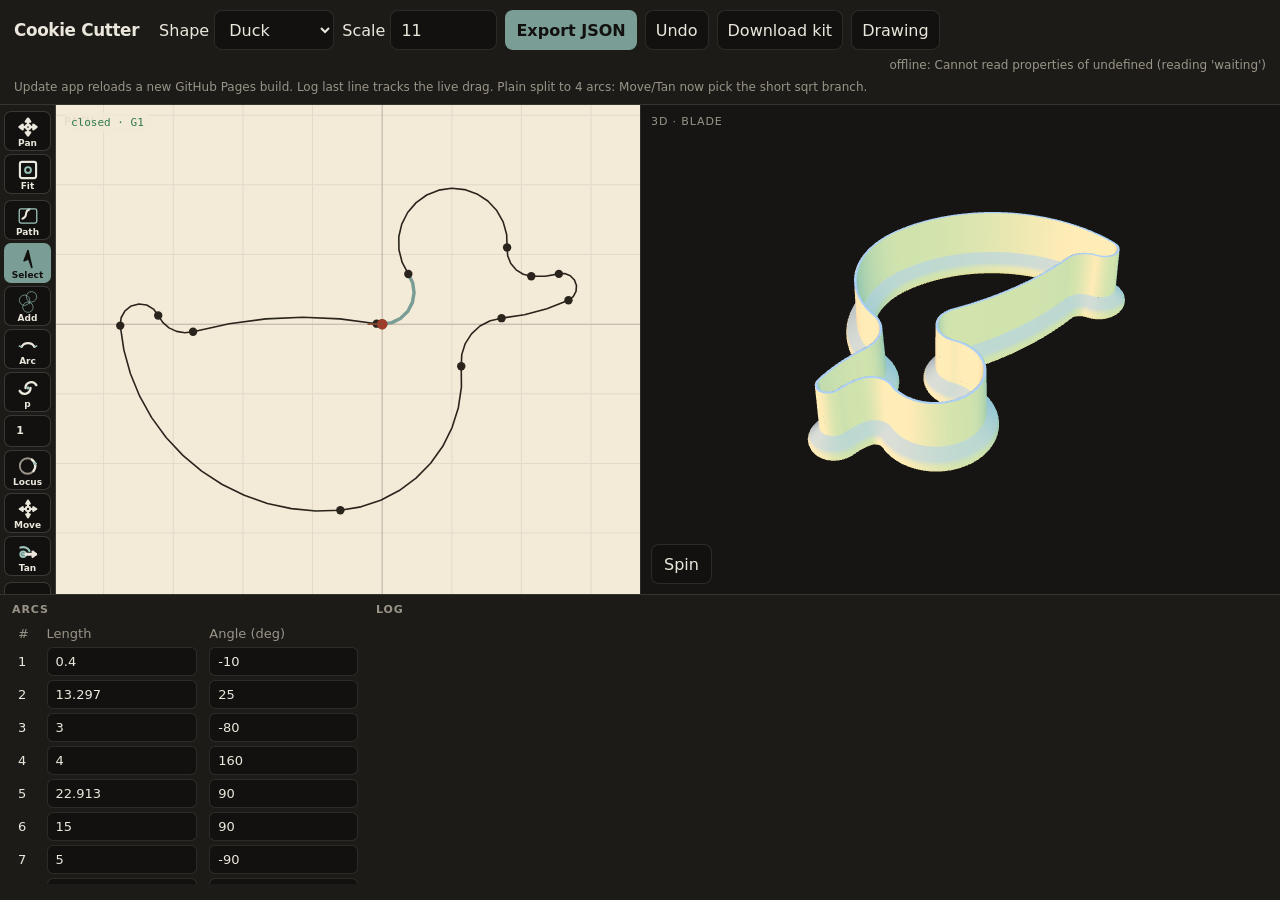
<file: cutter-es6/standalone.html>
<!DOCTYPE html>
<html lang="en">
  <head>
    <meta charset="utf-8" />
    <meta name="viewport" content="width=device-width, initial-scale=1, viewport-fit=cover, maximum-scale=1, user-scalable=no" />
    <meta name="apple-mobile-web-app-capable" content="yes" />
    <meta name="mobile-web-app-capable" content="yes" />
    <meta name="apple-mobile-web-app-status-bar-style" content="black-translucent" />
    <meta name="apple-mobile-web-app-title" content="Cutter" />
    <meta name="theme-color" content="#12110f" />
    <link rel="manifest" href="./manifest.json" />
    <link rel="apple-touch-icon" href="./icon-180.png" />
    <link rel="icon" href="./favicon.svg" type="image/svg+xml" />
    <title>Cookie Cutter</title>
    <style>
      :root {
        --bg: #12110f;
        --surface: #1c1b18;
        --fg: #ece7dc;
        --muted: #9a9488;
        --primary: #7a9e96;
        --paper: #f3ead8;
        --ink: #2a241c;
        --border: color-mix(in oklab, #ece7dc 12%, transparent);
        --font: "IBM Plex Sans", "Segoe UI", system-ui, sans-serif;
      }
      * { box-sizing: border-box; }
      html, body { margin: 0; height: 100%; background: var(--bg); color: var(--fg); font-family: var(--font);
        -webkit-user-select: none; user-select: none; -webkit-touch-callout: none; touch-action: manipulation; }
      input, textarea, select, #log, #log * {
        -webkit-user-select: text; user-select: text; -webkit-touch-callout: default;
      }
      #log { touch-action: auto; cursor: text; }
      button:not(:disabled), [role="button"]:not(:disabled) { cursor: pointer; }
      button:disabled { opacity: 0.4; cursor: default; }
      #app {
        height: 100%;
        display: grid;
        grid-template-rows: auto 1fr auto;
        min-height: 100dvh;
      }
      header {
        display: flex; flex-wrap: wrap; gap: 8px; align-items: center;
        padding: 10px 14px; border-bottom: 1px solid var(--border);
        background: var(--surface);
      }
      header h1 { font-size: 1.05rem; font-weight: 600; margin: 0 12px 0 0; letter-spacing: -0.02em; }
      header select, header input, header button {
        background: var(--bg); color: var(--fg); border: 1px solid var(--border);
        border-radius: 8px; padding: 8px 10px; font: inherit; min-height: 40px;
      }
      header button.primary { background: var(--primary); color: #12110f; border-color: transparent; font-weight: 600; }
      .hint { width: 100%; margin: 0; font-size: 12px; color: var(--muted); }
      #sw-status { margin-left: auto; font-size: 12px; color: var(--muted); }
      .stage {
        display: grid; grid-template-columns: 1fr 1fr; min-height: 0;
      }
      @media (max-width: 800px) {
        .stage { grid-template-columns: 1fr; grid-template-rows: 1fr 1fr; }
      }
      .panel { position: relative; min-height: 220px; }
      .panel + .panel { border-left: 1px solid var(--border); }
      canvas { width: 100%; height: 100%; display: block; }
      .stage > .panel:first-child .label { left: 64px; }
      .label {
        position: absolute; top: 10px; left: 10px; z-index: 2;
        font-size: 11px; letter-spacing: 0.08em; text-transform: uppercase;
        color: var(--muted); pointer-events: none;
      }
      .spin {
        position: absolute; bottom: 10px; left: 10px; z-index: 2;
        background: color-mix(in oklab, var(--bg) 80%, transparent);
        color: var(--fg); border: 1px solid var(--border); border-radius: 8px;
        padding: 8px 12px; min-height: 40px; font: inherit;
      }
      footer {
        border-top: 1px solid var(--border); background: var(--surface);
        max-height: 34vh; padding: 8px 12px 16px;
        display: grid; grid-template-columns: minmax(14rem, 22rem) 1fr;
        gap: 12px; min-height: 0;
      }
      @media (max-width: 700px) {
        footer { grid-template-columns: 1fr; }
      }
      .dock { min-height: 0; overflow: auto; }
      .dock h2 {
        margin: 0 0 6px; font-size: 11px; letter-spacing: 0.08em;
        text-transform: uppercase; color: var(--muted); font-weight: 600;
      }
      #log {
        font: 11px/1.4 ui-monospace, SFMono-Regular, Menlo, monospace;
        color: var(--muted); white-space: pre-wrap;
        overflow: auto; max-height: 28vh; min-height: 4rem;
      }
      #log .row { padding: 2px 0; border-bottom: 1px solid var(--border); }
      #log .row.undo { color: #c4a574; }
      #log .row.reject { color: #c47a6a; }
      #log .row.edit { color: var(--fg); }
      #log .row.live { color: #7a9e96; }
      #log .row.err { color: #e07070; }
      #log .row.warn { color: #c4a574; }
      #updateApp { display: none; }
      #updateApp.show { display: inline-block; background: var(--primary); color: #12110f; border-color: transparent; font-weight: 600; }
      table { width: 100%; border-collapse: collapse; font-variant-numeric: tabular-nums; font-size: 13px; }
      th { text-align: left; color: var(--muted); font-weight: 500; padding: 4px 6px; }
      td { padding: 2px 6px; }
      td input {
        width: 100%; background: var(--bg); color: var(--fg); border: 1px solid var(--border);
        border-radius: 6px; padding: 6px 8px; font: inherit;
      }
      tr.sel td { background: color-mix(in oklab, var(--primary) 18%, transparent); }
    </style>
  </head>
  <body>
    <div id="app">
      <header>
        <h1>Cookie Cutter</h1>
        <label>Shape
          <select id="shape"></select>
        </label>
        <label>Scale
          <input id="scale" type="number" min="1" max="40" step="0.5" value="11" />
        </label>
        <button id="exportJson" type="button" class="primary">Export JSON</button>
        <button id="undo" type="button">Undo</button>
        <button id="kit" type="button">Download kit</button>
        <a href="./drawing.html" style="background:var(--bg);color:var(--fg);border:1px solid var(--border);border-radius:8px;padding:8px 10px;font:inherit;min-height:40px;text-decoration:none;display:inline-flex;align-items:center">Drawing</a>
        <button id="updateApp" type="button">Update app</button>
        <span id="sw-status"></span>
        <p class="hint">Update app reloads a new GitHub Pages build. Log last line tracks the live drag. Plain split to 4 arcs: Move/Tan now pick the short sqrt branch.</p>
      </header>
      <div class="stage">
        <div class="panel">
          <div class="label">Path</div>
          <canvas id="edit"></canvas>
        </div>
        <div class="panel">
          <div class="label">3D · Blade</div>
          <canvas id="view"></canvas>
          <button class="spin" id="spin" type="button">Spin</button>
        </div>
      </div>
      <footer>
        <div class="dock">
          <h2>Arcs</h2>
          <table>
            <thead><tr><th>#</th><th>Length</th><th>Angle (deg)</th></tr></thead>
            <tbody id="rows"></tbody>
          </table>
        </div>
        <div class="dock">
          <h2>Log</h2>
          <div id="log"></div>
        </div>
      </footer>
    </div>
    <script type="module">
      import { CurveEditor } from "./es6/curve-editor.js";
      import { WebGLCutter } from "./es6/webgl-cutter.js";
      import { getOutline, OUTLINE_NAMES } from "./es6/cookiecutters.js";
      import { serializeOutline } from "./es6/path-utils.js";
      import { downloadKit } from "./es6/download-kit.js";

      const shapeSel = document.getElementById("shape");
      const scaleIn = document.getElementById("scale");
      const rows = document.getElementById("rows");
      for (const name of OUTLINE_NAMES.filter((n) => n !== "Blade")) {
        const opt = document.createElement("option");
        opt.value = name;
        opt.textContent = name;
        shapeSel.appendChild(opt);
      }
      const blank = document.createElement("option");
      blank.value = "Blank";
      blank.textContent = "Blank";
      shapeSel.appendChild(blank);
      shapeSel.value = "Duck";

      let outline = getOutline("Duck");

      const logEl = document.getElementById("log");
      function escapeLog(s) {
        return String(s ?? "")
          .replace(/&/g, "&amp;")
          .replace(/</g, "&lt;")
          .replace(/>/g, "&gt;");
      }
      function renderLog(rows) {
        if (!logEl) return;
        const tail = (rows || []).slice(-80);
        logEl.innerHTML = tail
          .map((r) => {
            const text = escapeLog(r.summary || "");
            return `<div class="row ${escapeLog(r.kind)}">${escapeLog(r.kind)} · ${text}</div>`;
          })
          .join("");
        logEl.scrollTop = logEl.scrollHeight;
      }

      const origErr = console.error.bind(console);
      const origWarn = console.warn.bind(console);
      console.error = (...args) => {
        origErr(...args);
        editor?.noteFromHost?.("err", args.map(String).join(" "));
      };
      console.warn = (...args) => {
        origWarn(...args);
        editor?.noteFromHost?.("warn", args.map(String).join(" "));
      };
      window.addEventListener("error", (e) => {
        editor?.noteFromHost?.("err", e.message || String(e.error || e));
      });
      window.addEventListener("unhandledrejection", (e) => {
        editor?.noteFromHost?.("err", String(e.reason?.message || e.reason || e));
      });

      const editor = new CurveEditor(document.getElementById("edit"), {
        outline,
        onChange(next) {
          outline = next;
          preview.setOutline(outline, { scale: Number(scaleIn.value) });
          renderTable();
        },
        onSelect() {
          renderTable();
        },
        onLog: renderLog,
      });
      renderLog(editor.getLog());
      const preview = new WebGLCutter(document.getElementById("view"), {
        outline,
        outlineScale: 11,
        bladeScale: 5,
        animate: true,
      });

      function load(name) {
        outline =
          name === "Blank"
            ? { name: "Custom", startPoint: [0, 0], startAngle: 0, turtlePath: [] }
            : getOutline(name);
        editor.setOutline(outline, { fit: true, keepSelection: false, commit: "load" });
        preview.setOutline(outline, { scale: Number(scaleIn.value) });
        renderTable();
      }

      function renderTable() {
        const selected = editor.getSelected();
        rows.innerHTML = "";
        outline.turtlePath.forEach(([len, ang], i) => {
          const tr = document.createElement("tr");
          if (i === selected) tr.className = "sel";
          tr.innerHTML = `<td>${i + 1}</td>
            <td><input data-i="${i}" data-f="len" type="number" step="0.01" value="${len}" /></td>
            <td><input data-i="${i}" data-f="ang" type="number" step="0.1" value="${ang}" /></td>`;
          tr.addEventListener("click", (e) => {
            if (e.target.tagName === "INPUT") return;
            editor.setSelected(i);
            renderTable();
          });
          rows.appendChild(tr);
        });
      }

      rows.addEventListener("change", (e) => {
        const t = e.target;
        if (!(t instanceof HTMLInputElement)) return;
        const i = Number(t.dataset.i);
        const f = t.dataset.f;
        const v = Number(t.value);
        const next = outline.turtlePath.map((s) => s.slice());
        next[i][f === "len" ? 0 : 1] = v;
        outline = { ...outline, turtlePath: next };
        editor.setOutline(outline, { commit: "table" });
        editor.setSelected(i);
        preview.setOutline(outline, { scale: Number(scaleIn.value) });
      });

      shapeSel.addEventListener("change", () => load(shapeSel.value));
      scaleIn.addEventListener("change", () => {
        preview.setOutline(outline, { scale: Number(scaleIn.value) });
      });
      document.getElementById("exportJson").onclick = () => {
        const blob = new Blob([serializeOutline(outline)], { type: "application/json" });
        const a = document.createElement("a");
        a.href = URL.createObjectURL(blob);
        a.download = `${outline.name || "cutter"}.json`;
        a.click();
        URL.revokeObjectURL(a.href);
      };
      document.getElementById("kit").onclick = () => {
        downloadKit().catch((err) => alert(err.message || String(err)));
      };
      document.getElementById("spin").onclick = () => preview.setAnimate(true);
      document.getElementById("undo").onclick = () => editor.undo();
      window.addEventListener("keydown", (e) => {
        if (e.target instanceof HTMLInputElement || e.target instanceof HTMLSelectElement) return;
        if ((e.key === "z" || e.key === "Z") && (e.metaKey || e.ctrlKey)) {
          e.preventDefault();
          editor.undo();
        } else if (e.key === "Delete" || e.key === "Backspace") {
          e.preventDefault();
          editor.deleteSegment();
        } else if (e.key === "i" || e.key === "Insert") {
          editor.insertSegment();
        }
      });

      renderTable();
    </script>
    <script>
      (function () {
        const el = document.getElementById("sw-status");
        const btn = document.getElementById("updateApp");
        function set(msg) {
          if (el) el.textContent = msg;
        }
        if (!("serviceWorker" in navigator) || location.protocol === "file:") {
          set("offline: n/a (needs https)");
          return;
        }
        let refreshing = false;
        navigator.serviceWorker.addEventListener("controllerchange", () => {
          if (refreshing) return;
          refreshing = true;
          location.reload();
        });
        function offer(worker) {
          if (!worker) return;
          set("offline: update available");
          if (btn) {
            btn.classList.add("show");
            btn.onclick = () => {
              worker.postMessage("skipWaiting");
              set("offline: updating…");
            };
          }
        }
        set("offline: installing…");
        navigator.serviceWorker
          .register("./sw.js", { updateViaCache: "none" })
          .then((reg) => {
            if (reg.waiting && navigator.serviceWorker.controller) offer(reg.waiting);
            reg.addEventListener("updatefound", () => {
              const w = reg.installing;
              if (!w) return;
              w.addEventListener("statechange", () => {
                if (w.state === "installed" && navigator.serviceWorker.controller) offer(w);
              });
            });
            return navigator.serviceWorker.ready.then(() => {
              if (!btn?.classList.contains("show")) set("offline: ready");
              return reg.update();
            });
          })
          .catch((err) => set("offline: " + (err.message || "failed")));
      })();
    </script>
  </body>
</html>
</file>
<file: cutter-es6/cutter_anyui.css>
:root {
  --bg: #12110f;
  --surface: #1c1b18;
  --fg: #ece7dc;
  --muted: #9a9488;
  --primary: #7a9e96;
  --paper: #f3ead8;
  --ink: #2a241c;
  --border: color-mix(in oklab, #ece7dc 12%, transparent);
  --font: "IBM Plex Sans", "Segoe UI", system-ui, sans-serif;
}

* { box-sizing: border-box; }

html, body {
  margin: 0;
  height: 100%;
  background: var(--bg);
  color: var(--fg);
  font-family: var(--font);
}

button:not(:disabled), [role="button"]:not(:disabled) { cursor: pointer; }
button:disabled { opacity: 0.4; cursor: default; }

#app {
  height: 100%;
  min-height: 100dvh;
  background: var(--bg);
  color: var(--fg);
  display: flex;
  flex-direction: column;
}

#app > div.anyui-box {
  width: 100%;
  height: 100%;
  min-height: 0;
  flex: 1 1 auto;
  display: flex;
  flex-direction: column;
}

#app > div.anyui-box > :nth-child(2) {
  flex: 1 1 0 !important;
  min-height: 240px;
  min-width: 0;
}

html.cutter-anyui button,
html.cutter-anyui input,
html.cutter-anyui select,
html.cutter-anyui textarea {
  font-family: inherit;
  font-size: inherit;
  background-color: var(--bg);
  color: var(--fg);
  border: 1px solid var(--border);
  border-radius: 8px;
  padding: 8px 10px;
  min-height: 40px;
  box-shadow: none;
}

html.cutter-anyui button:focus,
html.cutter-anyui input:focus,
html.cutter-anyui select:focus {
  outline: none;
  border-color: var(--primary);
  box-shadow: 0 0 0 2px color-mix(in oklab, var(--primary) 35%, transparent);
}

html.cutter-anyui .anyui-btn-primary {
  background: var(--primary);
  color: #12110f;
  border-color: transparent;
  font-weight: 600;
}

.toolbar-title {
  margin: 0 8px 0 0;
  font-size: 1.05rem;
  font-weight: 600;
  letter-spacing: -0.02em;
  color: var(--fg);
}

.hint {
  width: 100%;
  margin: 0;
  font-size: 12px;
  color: var(--muted);
}

.panel-label {
  font-size: 11px;
  letter-spacing: 0.08em;
  text-transform: uppercase;
  color: var(--muted);
  pointer-events: none;
}

.panel {
  position: relative;
  min-height: 220px;
  border: 1px solid var(--border);
  background: color-mix(in oklab, var(--surface) 80%, transparent);
}

.path-table-wrap {
  max-height: 28vh;
  overflow: auto;
  padding: 8px 12px 16px;
  border-top: 1px solid var(--border);
  background: var(--surface);
  width: 100%;
}

.path-stats {
  margin: 0 0 8px;
  font-size: 12px;
  color: var(--muted);
}

table {
  width: 100%;
  border-collapse: collapse;
  font-variant-numeric: tabular-nums;
  font-size: 13px;
}

th {
  text-align: left;
  color: var(--muted);
  font-weight: 500;
  padding: 4px 6px;
}

td { padding: 2px 6px; }

td input {
  width: 100%;
  background: var(--bg);
  color: var(--fg);
  border: 1px solid var(--border);
  border-radius: 6px;
  padding: 6px 8px;
  font: inherit;
  min-height: 36px;
}

tr.sel td {
  background: color-mix(in oklab, var(--primary) 18%, transparent);
}

.anyui-dropdown-container,
.anyui-box {
  color: var(--fg);
}

canvas { width: 100%; height: 100%; display: block; }

.compare {
  font-size: 12px;
  color: var(--muted);
  margin-left: auto;
}

.compare a {
  color: var(--primary);
  text-decoration: none;
  margin-left: 8px;
}

html.cutter-anyui .anyui-dropdown-container {
  display: flex;
  align-items: center;
  gap: 6px;
}

html.cutter-anyui .anyui-dropdown-container select {
  width: 8rem;
  flex: 0 0 auto;
}

html.cutter-anyui input[type="number"] {
  width: 5rem;
  flex: 0 0 auto;
}

html.cutter-anyui .toolbar-title {
  white-space: nowrap;
}
</file>
